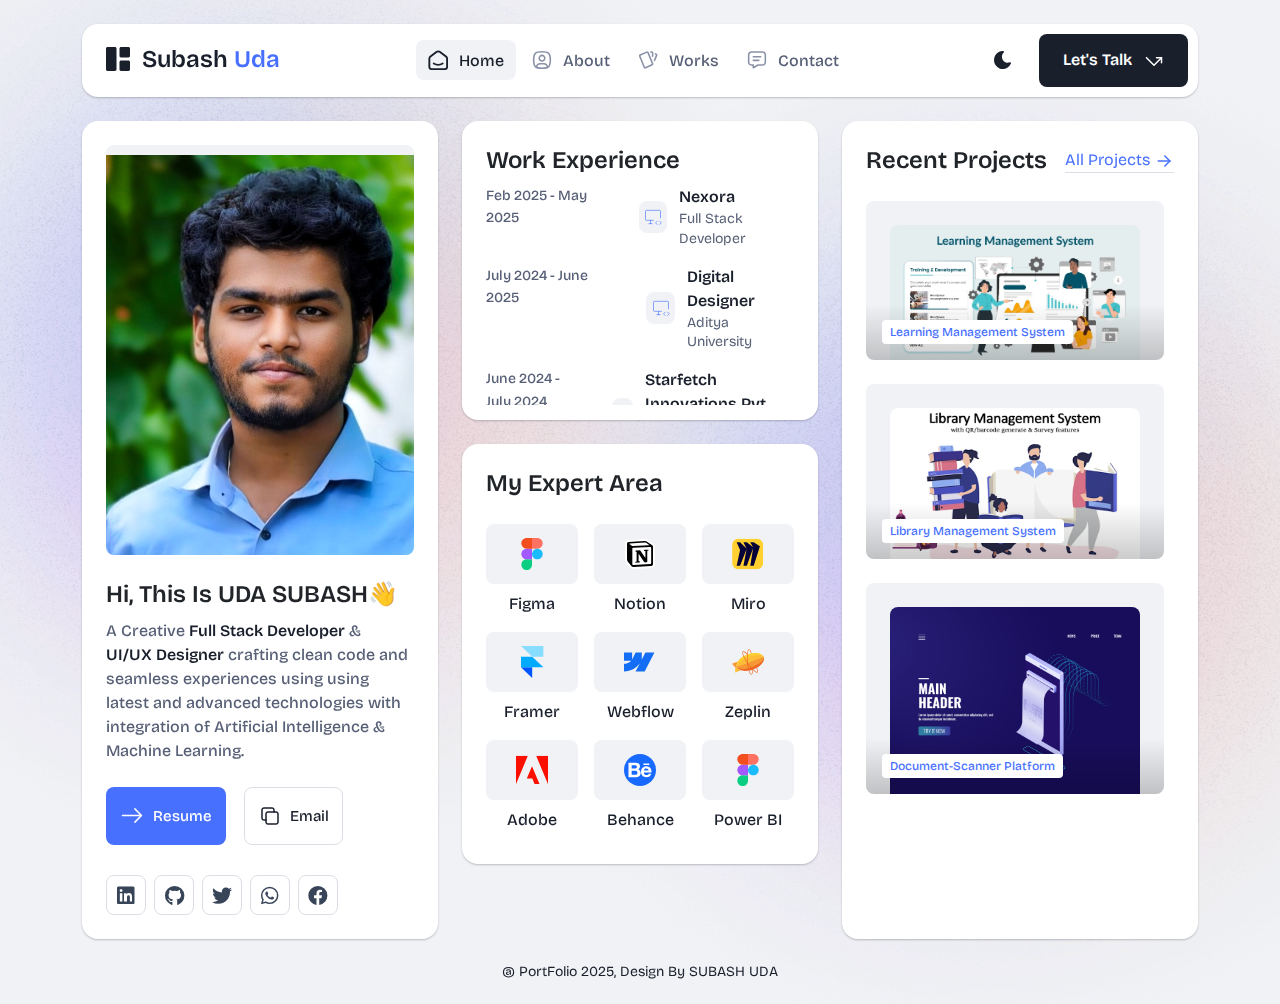
<file: index.html>
<!DOCTYPE html>
<html lang="en">


<head>
  <meta charset="UTF-8">
  <meta http-equiv="X-UA-Compatible" content="IE=edge">
  <title>Uda Subash</title>
  <meta name="description" content="Bentofolio - Bootstrap Personal Portfolio Template">
  <meta name="viewport" content="width=device-width, initial-scale=1">

  <link rel="shortcut icon" type="image/x-icon" href="assets/img/favicon.svg">
  <!-- Place favicon.ico in the root directory -->

  <!-- CSS here -->
  <link rel="stylesheet" href="assets/css/bootstrap.min.css">
  <link rel="stylesheet" href="assets/fontawsome/css/all.min.css">
  <link rel="stylesheet" href="assets/fontawsome/css/fontawesome.min.css">
  <link rel="stylesheet" href="assets/css/slick.css">
  <link rel="stylesheet" href="assets/css/magnific-popup.css">
  <link rel="stylesheet" href="assets/css/style.css">
  <link rel="stylesheet" href="assets/css/responsive.css">
</head>

<body>

  <div id="page-content">
    <!-- header part start -->
    <header class="header-area">
      <nav class="navbar">
        <div class="container">
          <div class="menu-container">
            <div class="logo">
              <a class="navbar-brand me-0" href="index.html">
                <svg width="24" height="24" viewBox="0 0 24 24" fill="none" xmlns="http://www.w3.org/2000/svg">
                  <path
                    d="M0 1.5C0 1.10218 0.158035 0.720644 0.43934 0.43934C0.720644 0.158035 1.10218 0 1.5 0L9 0C9.39782 0 9.77936 0.158035 10.0607 0.43934C10.342 0.720644 10.5 1.10218 10.5 1.5V22.5C10.5 22.8978 10.342 23.2794 10.0607 23.5607C9.77936 23.842 9.39782 24 9 24H1.5C1.10218 24 0.720644 23.842 0.43934 23.5607C0.158035 23.2794 0 22.8978 0 22.5V1.5ZM13.5 1.5C13.5 1.10218 13.658 0.720644 13.9393 0.43934C14.2206 0.158035 14.6022 0 15 0L22.5 0C22.8978 0 23.2794 0.158035 23.5607 0.43934C23.842 0.720644 24 1.10218 24 1.5V9C24 9.39782 23.842 9.77936 23.5607 10.0607C23.2794 10.342 22.8978 10.5 22.5 10.5H15C14.6022 10.5 14.2206 10.342 13.9393 10.0607C13.658 9.77936 13.5 9.39782 13.5 9V1.5ZM13.5 15C13.5 14.6022 13.658 14.2206 13.9393 13.9393C14.2206 13.658 14.6022 13.5 15 13.5H22.5C22.8978 13.5 23.2794 13.658 23.5607 13.9393C23.842 14.2206 24 14.6022 24 15V22.5C24 22.8978 23.842 23.2794 23.5607 23.5607C23.2794 23.842 22.8978 24 22.5 24H15C14.6022 24 14.2206 23.842 13.9393 23.5607C13.658 23.2794 13.5 22.8978 13.5 22.5V15Z"
                    class="logo-icon" />
                </svg>
                <span>Subash <span class="primary">Uda</span></span>
              </a>
            </div>
            <div class="navbar-main d-flex flex-grow-1">
              <div class="logo inner-logo d-block d-xl-none">
                <a class="navbar-brand me-0" href="index.html">
                  <svg width="24" height="24" viewBox="0 0 24 24" fill="none" xmlns="http://www.w3.org/2000/svg">
                    <path
                      d="M0 1.5C0 1.10218 0.158035 0.720644 0.43934 0.43934C0.720644 0.158035 1.10218 0 1.5 0L9 0C9.39782 0 9.77936 0.158035 10.0607 0.43934C10.342 0.720644 10.5 1.10218 10.5 1.5V22.5C10.5 22.8978 10.342 23.2794 10.0607 23.5607C9.77936 23.842 9.39782 24 9 24H1.5C1.10218 24 0.720644 23.842 0.43934 23.5607C0.158035 23.2794 0 22.8978 0 22.5V1.5ZM13.5 1.5C13.5 1.10218 13.658 0.720644 13.9393 0.43934C14.2206 0.158035 14.6022 0 15 0L22.5 0C22.8978 0 23.2794 0.158035 23.5607 0.43934C23.842 0.720644 24 1.10218 24 1.5V9C24 9.39782 23.842 9.77936 23.5607 10.0607C23.2794 10.342 22.8978 10.5 22.5 10.5H15C14.6022 10.5 14.2206 10.342 13.9393 10.0607C13.658 9.77936 13.5 9.39782 13.5 9V1.5ZM13.5 15C13.5 14.6022 13.658 14.2206 13.9393 13.9393C14.2206 13.658 14.6022 13.5 15 13.5H22.5C22.8978 13.5 23.2794 13.658 23.5607 13.9393C23.842 14.2206 24 14.6022 24 15V22.5C24 22.8978 23.842 23.2794 23.5607 23.5607C23.2794 23.842 22.8978 24 22.5 24H15C14.6022 24 14.2206 23.842 13.9393 23.5607C13.658 23.2794 13.5 22.8978 13.5 22.5V15Z"
                      class="logo-icon" />
                  </svg>
                  <span>Port<span class="primary">Folio</span></span>
                </a>
              </div>
              <ul class="navbar-info mx-auto">
                <li class="nav-item">
                  <a class="nav-link active" aria-current="page" href="index.html">
                    <svg class="nav-icon" viewBox="0 0 15 15" fill="none" xmlns="http://www.w3.org/2000/svg">
                      <path
                        d="M13.475 4.92481L9.03083 1.46814C8.64082 1.16473 8.1608 1 7.66667 1C7.17254 1 6.69251 1.16473 6.3025 1.46814L1.8575 4.92481C1.59037 5.13254 1.37424 5.39858 1.22563 5.7026C1.07701 6.00662 0.99984 6.34058 1 6.67897V12.679C1 13.121 1.17559 13.5449 1.48816 13.8575C1.80072 14.17 2.22464 14.3456 2.66667 14.3456H12.6667C13.1087 14.3456 13.5326 14.17 13.8452 13.8575C14.1577 13.5449 14.3333 13.121 14.3333 12.679V6.67897C14.3333 5.99314 14.0167 5.34564 13.475 4.92481Z"
                        stroke-width="1.4" stroke-linecap="round" stroke-linejoin="round" />
                      <path d="M10.9753 10.1665C9.13359 11.2773 6.14859 11.2773 4.30859 10.1665" stroke-width="1.4"
                        stroke-linecap="round" stroke-linejoin="round" />
                    </svg>
                    <span>Home</span>
                  </a>
                </li>
                <li class="nav-item">
                  <a class="nav-link" href="about.html">
                    <svg class="nav-icon" viewBox="0 0 18 18" fill="none" xmlns="http://www.w3.org/2000/svg">
                      <path
                        d="M9 9.8335C9.66304 9.8335 10.2989 9.5701 10.7678 9.10126C11.2366 8.63242 11.5 7.99654 11.5 7.3335C11.5 6.67045 11.2366 6.03457 10.7678 5.56573C10.2989 5.09689 9.66304 4.8335 9 4.8335C8.33696 4.8335 7.70107 5.09689 7.23223 5.56573C6.76339 6.03457 6.5 6.67045 6.5 7.3335C6.5 7.99654 6.76339 8.63242 7.23223 9.10126C7.70107 9.5701 8.33696 9.8335 9 9.8335Z"
                        stroke-width="1.4" stroke-linecap="round" stroke-linejoin="round" />
                      <path d="M9 1.5C15 1.5 16.5 3 16.5 9C16.5 15 15 16.5 9 16.5C3 16.5 1.5 15 1.5 9C1.5 3 3 1.5 9 1.5Z"
                        stroke-width="1.4" stroke-linecap="round" stroke-linejoin="round" />
                      <path
                        d="M4 15.7085V15.6668C4 14.7828 4.35119 13.9349 4.97631 13.3098C5.60143 12.6847 6.44928 12.3335 7.33333 12.3335H10.6667C11.5507 12.3335 12.3986 12.6847 13.0237 13.3098C13.6488 13.9349 14 14.7828 14 15.6668V15.7085"
                        stroke-width="1.4" stroke-linecap="round" stroke-linejoin="round" />
                    </svg>
                    About
                  </a>
                </li>
               
                <li class="nav-item">
                  <a class="nav-link" href="portfolio.html">
                    <svg class="nav-icon" viewBox="0 0 18 17" fill="none" xmlns="http://www.w3.org/2000/svg">
                      <path
                        d="M2.00326 3.99733L7.95159 1.40649C8.04974 1.36442 8.15533 1.34243 8.26212 1.34181C8.3689 1.34119 8.47473 1.36196 8.57337 1.40289C8.67201 1.44382 8.76145 1.50408 8.83642 1.58013C8.9114 1.65617 8.97039 1.74646 9.00992 1.84566L13.1133 11.764C13.1985 11.9651 13.2014 12.1917 13.1213 12.3949C13.0412 12.5982 12.8845 12.7618 12.6849 12.8507L6.73742 15.4415C6.63922 15.4837 6.53356 15.5058 6.42668 15.5065C6.3198 15.5072 6.21387 15.4864 6.11514 15.4455C6.0164 15.4046 5.92688 15.3442 5.85184 15.2681C5.7768 15.192 5.71778 15.1016 5.67826 15.0023L1.57492 5.08316C1.48963 4.88204 1.48673 4.65546 1.56684 4.45222C1.64696 4.24898 1.80367 4.08616 2.00326 3.99733Z"
                        stroke-width="1.4" stroke-linecap="round" stroke-linejoin="round" />
                      <path
                        d="M11.5 1.3335H12.3333C12.5543 1.3335 12.7663 1.42129 12.9226 1.57757C13.0789 1.73385 13.1667 1.94582 13.1667 2.16683V5.0835"
                        stroke-width="1.4" stroke-linecap="round" stroke-linejoin="round" />
                      <path
                        d="M15.6663 3C15.8863 3.09333 16.0997 3.18083 16.3063 3.2625C16.5098 3.34882 16.6706 3.51241 16.7534 3.71729C16.8362 3.92217 16.8343 4.15155 16.748 4.355L14.833 8.83334"
                        stroke-width="1.4" stroke-linecap="round" stroke-linejoin="round" />
                    </svg>
                    Works
                  </a>
                </li>
                
                <li class="nav-item">
                  <a class="nav-link" href="contact.html">
                    <svg class="nav-icon" viewBox="0 0 18 17" fill="none" xmlns="http://www.w3.org/2000/svg">
                      <path d="M5.66699 5.5H12.3337" stroke-width="1.4" stroke-linecap="round" stroke-linejoin="round" />
                      <path d="M5.66699 8.8335H10.667" stroke-width="1.4" stroke-linecap="round"
                        stroke-linejoin="round" />
                      <path
                        d="M14 1.3335C14.663 1.3335 15.2989 1.59689 15.7678 2.06573C16.2366 2.53457 16.5 3.17045 16.5 3.8335V10.5002C16.5 11.1632 16.2366 11.7991 15.7678 12.2679C15.2989 12.7368 14.663 13.0002 14 13.0002H9.83333L5.66667 15.5002V13.0002H4C3.33696 13.0002 2.70107 12.7368 2.23223 12.2679C1.76339 11.7991 1.5 11.1632 1.5 10.5002V3.8335C1.5 3.17045 1.76339 2.53457 2.23223 2.06573C2.70107 1.59689 3.33696 1.3335 4 1.3335H14Z"
                        stroke-width="1.4" stroke-linecap="round" stroke-linejoin="round" />
                    </svg>
                    Contact
                  </a>
                </li>
              </ul>
              <div class="header-right-info d-flex align-items-center">
                <button class="theme-control-btn">
                  <span class="dark">
                    <svg width="24" height="24" viewBox="0 0 24 24" fill="none" xmlns="http://www.w3.org/2000/svg">
                      <path
                        d="M11.8005 3C10.207 3.0003 8.64356 3.44286 7.27683 4.28049C5.91011 5.11811 4.79139 6.31937 4.04002 7.75612C3.28865 9.19288 2.93281 10.8112 3.01046 12.4386C3.08811 14.0659 3.59633 15.6411 4.48091 16.9963C5.3655 18.3514 6.59326 19.4356 8.03324 20.1333C9.47322 20.8309 11.0714 21.1157 12.6573 20.9574C14.2432 20.7991 15.7573 20.2036 17.0381 19.2344C18.319 18.2652 19.3185 16.9587 19.9301 15.4542C20.2302 14.7162 19.5111 13.9746 18.7875 14.2752C17.5475 14.7888 16.1706 14.8418 14.8963 14.425C13.622 14.0082 12.5308 13.1479 11.8126 11.9937C11.0943 10.8396 10.7943 9.4645 10.9648 8.10764C11.1353 6.75077 11.7655 5.49792 12.7458 4.5669L12.8136 4.4949C13.2986 3.9279 12.913 3.0072 12.1464 3.0072H11.9122L11.8524 3.0018L11.7996 3H11.8005Z"
                        fill="#1A1F2C" />
                    </svg>
                    <small class="theme-text d-block d-xl-none">Change appearance</small>
                  </span>
                  <span class="light">
                    <svg width="24" height="24" viewBox="0 0 24 24" fill="none" xmlns="http://www.w3.org/2000/svg">
                      <path
                        d="M12 19C12.2449 19 12.4813 19.09 12.6644 19.2527C12.8474 19.4155 12.9643 19.6397 12.993 19.883L13 20V21C12.9997 21.2549 12.9021 21.5 12.7272 21.6854C12.5522 21.8707 12.313 21.9822 12.0586 21.9972C11.8042 22.0121 11.5536 21.9293 11.3582 21.7657C11.1627 21.6021 11.0371 21.3701 11.007 21.117L11 21V20C11 19.7348 11.1054 19.4804 11.2929 19.2929C11.4804 19.1054 11.7348 19 12 19Z"
                        fill="#FD7E41" />
                      <path
                        d="M18.3127 16.9099L18.4067 16.9929L19.1067 17.6929C19.2861 17.8729 19.3902 18.1144 19.398 18.3683C19.4057 18.6223 19.3165 18.8697 19.1485 19.0602C18.9804 19.2508 18.7462 19.3702 18.4933 19.3943C18.2403 19.4184 17.9877 19.3454 17.7867 19.1899L17.6927 19.1069L16.9927 18.4069C16.8202 18.2347 16.7165 18.0053 16.7012 17.7619C16.6859 17.5186 16.76 17.278 16.9097 17.0855C17.0593 16.893 17.2741 16.7618 17.5137 16.7166C17.7533 16.6713 18.0012 16.7152 18.2107 16.8399L18.3127 16.9099Z"
                        fill="#FD7E41" />
                      <path
                        d="M7.00747 16.993C7.17965 17.1652 7.28308 17.3943 7.29836 17.6373C7.31364 17.8803 7.23972 18.1206 7.09047 18.313L7.00747 18.407L6.30747 19.107C6.12751 19.2863 5.88604 19.3905 5.63209 19.3982C5.37814 19.406 5.13076 19.3168 4.94019 19.1487C4.74963 18.9807 4.63017 18.7464 4.60607 18.4935C4.58198 18.2406 4.65506 17.988 4.81047 17.787L4.89347 17.693L5.59347 16.993C5.781 16.8055 6.03531 16.7002 6.30047 16.7002C6.56563 16.7002 6.81994 16.8055 7.00747 16.993Z"
                        fill="#FD7E41" />
                      <path
                        d="M3.99987 11C4.25475 11.0003 4.4999 11.0979 4.68524 11.2728C4.87057 11.4478 4.9821 11.687 4.99704 11.9414C5.01198 12.1958 4.92919 12.4464 4.7656 12.6418C4.60201 12.8373 4.36996 12.9629 4.11687 12.993L3.99987 13H2.99987C2.74499 12.9997 2.49984 12.9021 2.3145 12.7272C2.12916 12.5522 2.01763 12.313 2.0027 12.0586C1.98776 11.8042 2.07054 11.5536 2.23413 11.3582C2.39772 11.1627 2.62977 11.0371 2.88287 11.007L2.99987 11H3.99987Z"
                        fill="#FD7E41" />
                      <path
                        d="M20.9999 11C21.2547 11.0003 21.4999 11.0979 21.6852 11.2728C21.8706 11.4478 21.9821 11.687 21.997 11.9414C22.012 12.1958 21.9292 12.4464 21.7656 12.6418C21.602 12.8373 21.37 12.9629 21.1169 12.993L20.9999 13H19.9999C19.745 12.9997 19.4998 12.9021 19.3145 12.7272C19.1292 12.5522 19.0176 12.313 19.0027 12.0586C18.9878 11.8042 19.0705 11.5536 19.2341 11.3582C19.3977 11.1627 19.6298 11.0371 19.8829 11.007L19.9999 11H20.9999Z"
                        fill="#FD7E41" />
                      <path
                        d="M6.21264 4.80985L6.30664 4.89285L7.00664 5.59285C7.18599 5.77281 7.29011 6.01429 7.29787 6.26824C7.30562 6.52219 7.21642 6.76957 7.04839 6.96013C6.88036 7.1507 6.64609 7.27016 6.39316 7.29425C6.14024 7.31834 5.88763 7.24526 5.68664 7.08985L5.59264 7.00685L4.89264 6.30685C4.72073 6.13453 4.61757 5.90543 4.6025 5.66248C4.58744 5.41954 4.6615 5.17945 4.8108 4.98721C4.9601 4.79497 5.1744 4.66378 5.41351 4.61824C5.65262 4.57271 5.90013 4.61594 6.10964 4.73985L6.21264 4.80985Z"
                        fill="#FD7E41" />
                      <path
                        d="M19.1071 4.89288C19.2793 5.06508 19.3827 5.29418 19.398 5.5372C19.4132 5.78023 19.3393 6.02048 19.1901 6.21288L19.1071 6.30688L18.4071 7.00688C18.2271 7.18623 17.9856 7.29036 17.7317 7.29811C17.4777 7.30587 17.2304 7.21667 17.0398 7.04864C16.8492 6.8806 16.7298 6.64633 16.7057 6.39341C16.6816 6.14049 16.7547 5.88788 16.9101 5.68688L16.9931 5.59288L17.6931 4.89288C17.8806 4.70541 18.1349 4.6001 18.4001 4.6001C18.6652 4.6001 18.9196 4.70541 19.1071 4.89288Z"
                        fill="#FD7E41" />
                      <path
                        d="M12 2C12.2449 2.00003 12.4813 2.08996 12.6644 2.25272C12.8474 2.41547 12.9643 2.63975 12.993 2.883L13 3V4C12.9997 4.25488 12.9021 4.50003 12.7272 4.68537C12.5522 4.8707 12.313 4.98223 12.0586 4.99717C11.8042 5.01211 11.5536 4.92933 11.3582 4.76573C11.1627 4.60214 11.0371 4.3701 11.007 4.117L11 4V3C11 2.73478 11.1054 2.48043 11.2929 2.29289C11.4804 2.10536 11.7348 2 12 2Z"
                        fill="#FD7E41" />
                      <path
                        d="M12 7C12.9797 6.99994 13.9378 7.28769 14.7553 7.8275C15.5729 8.36731 16.2138 9.1354 16.5986 10.0364C16.9833 10.9373 17.0949 11.9315 16.9195 12.8953C16.7441 13.8592 16.2893 14.7502 15.6118 15.4579C14.9343 16.1655 14.0638 16.6585 13.1085 16.8756C12.1532 17.0928 11.1552 17.0245 10.2383 16.6793C9.3215 16.334 8.52629 15.7271 7.95146 14.9338C7.37663 14.1405 7.04752 13.1958 7.005 12.217L7 12L7.005 11.783C7.06092 10.4958 7.61161 9.27978 8.54222 8.38866C9.47284 7.49754 10.7115 7.00007 12 7Z"
                        fill="#FD7E41" />
                    </svg>
                    <small class="theme-text d-block d-xl-none">Change appearance</small>
                  </span>
                </button>
                <a href="contact.html" class="lets-talk-btn">
                  Let's Talk
                  <svg class="icon" width="20" height="20" viewBox="0 0 20 20" fill="none"
                    xmlns="http://www.w3.org/2000/svg">
                    <path d="M17.5 11.6665V6.6665H12.5" stroke="white" stroke-width="1.5" stroke-linecap="round"
                      stroke-linejoin="round" />
                    <path d="M17.5 6.6665L10 14.1665L2.5 6.6665" stroke="white" stroke-width="1.5" stroke-linecap="round"
                      stroke-linejoin="round" />
                  </svg>
                </a>
              </div>
            </div>
            <div class="mobile-menu-overlay d-block d-lg-none"></div>
            <div class="mobile-menu-control-bar d-block d-xl-none">
              <button class="mobile-menu-control-bar">
                <i class="fas fa-bars"></i>
              </button>
            </div>
          </div>
        </div>
      </nav>
    </header>
    <!-- header part end -->
  
    <!-- main area part start -->
    <main>
      <section class="home-area">
        <div class="container">
          <div class="row g-4">
            <div class="col-xl-4">
              <div class="card profile-card">
                <div class="card-body">
                  <div class="image text-center">
                    <img src="assets/img/images/2.jpg" alt="profile">
                  </div>
                  <div class="text">
                    <h1 class="card-title">Hi, This Is UDA SUBASH👋</h1>
                    <p>A Creative <span>Full Stack Developer</span> & <span>UI/UX Designer</span> crafting clean code and seamless experiences using using latest and advanced technologies with integration of Artificial Intelligence & Machine Learning.</p>
                    <div class="common-button-groups" style="display: flex; gap: 10px;">
                      <a class="btn btn-call" href="resume.pdf" target="_blank" download style="display: flex; align-items: center; text-decoration: none;">
                        <svg class="icon" width="25" height="24" viewBox="0 0 25 24" fill="none"
                          xmlns="http://www.w3.org/2000/svg">
                          <path d="M21.5 11.5l-6.614 6.614M21.5 11.5h-19M21.5 11.5l-6.614-6.614"
                            stroke="white" stroke-width="1.5" stroke-linecap="round" stroke-linejoin="round" />
                        </svg>
                        Resume
                      </a>
                      <button class="btn btn-copy" data-clipboard-text="udasubash143@gmail.com" style="display: flex; align-items: center;">
                        <svg class="icon" width="24" height="24" viewBox="0 0 24 24" fill="none"
                          xmlns="http://www.w3.org/2000/svg">
                          <path
                            d="M8 10C8 9.46957 8.21071 8.96086 8.58579 8.58579C8.96086 8.21071 9.46957 8 10 8H18C18.5304 8 19.0391 8.21071 19.4142 8.58579C19.7893 8.96086 20 9.46957 20 10V18C20 18.5304 19.7893 19.0391 19.4142 19.4142C19.0391 19.7893 18.5304 20 18 20H10C9.46957 20 8.96086 19.7893 8.58579 19.4142C8.21071 19.0391 8 18.5304 8 18V10Z"
                            stroke-width="1.5" stroke-linecap="round" stroke-linejoin="round" />
                          <path
                            d="M16 8V6C16 5.46957 15.7893 4.96086 15.4142 4.58579C15.0391 4.21071 14.5304 4 14 4H6C5.46957 4 4.96086 4.21071 4.58579 4.58579C4.21071 4.96086 4 5.46957 4 6V14C4 14.5304 4.21071 15.0391 4.58579 15.4142C4.96086 15.7893 5.46957 16 6 16H8"
                            stroke-width="1.5" stroke-linecap="round" stroke-linejoin="round" />
                        </svg>
                        Email
                      </button>
                    </div>
                    <div class="social-media-icon">
                      <ul class="list-unstyled">
                        <li><a href="https://www.linkedin.com/in/uda-subash/" target="_blank"><i class="fab fa-linkedin"></i></a></li>
                        <li><a href="https://github.com/subbu6149" target="_blank"><i class="fab fa-github"></i></a></li>
                        <li><a href="https://x.com/subbu49_?t=cSp8oQ7o_vDSnu4Ny4CdBA&s=09"><i class="fab fa-twitter"></i></a></li>
                        <li><a href="https://wa.me/qr/HVA34IRLDWHZI1"><i class="fab fa-whatsapp"></i></a></li>
                        <li><a href="https://www.facebook.com/share/1YjeQafwku/"><i class="fab fa-facebook"></i></a></li>
                       
                      </ul>
                    </div>
                  </div>
                </div>
              </div>
            </div>
            <div class="col-xl-4">
              <div class="row g-4">
                <div class="col-lg-12">
                  <div class="card">
                    <div class="card-body work-experiance-card">
                      <h3 class="card-title">Work Experience</h3>
                      <div class="work-experiance-main">
                        <ul class="work-experiance-slider list-unstyled">
                          <li>
                            <div class="date">
                              <p>Feb 2025 - May 2025</p>
                            </div>
                            <div class="info">
                              <div class="icon">
                                <img src="assets/img/icons/web-development.svg" alt="Nexora">
                              </div>
                              <div class="text">
                                <h4 class="title">Nexora</h4>
                                <h6 class="subtitle">Full Stack Developer</h6>

                              </div>
                            </div>
                          </li>
                          <li>
                            <div class="date">
                              <p>July 2024 - June 2025</p>
                            </div>
                            <div class="info">
                              <div class="icon">
                                <img src="assets/img/icons/web-development.svg" alt="editing">
                              </div>
                              <div class="text">
                                <h4 class="title">Digital Designer</h4>
                                <h6 class="subtitle">Aditya University</h6>

                              </div>
                            </div>
                          </li>
                          <li>
                            <div class="date">
                              <p>June 2024 - July 2024</p>
                            </div>
                            <div class="info">
                              <div class="icon">
                                <img src="assets/img/icons/web-development.svg" alt="starfetch">
                              </div>
                              <div class="text">
                                <h4 class="title">Starfetch Innovations Pvt. Ltd.</h4>
                                <h6 class="subtitle">Web Developer</h6>

                              </div>
                            </div>
                          </li>
                        </ul>
                    <!--   <ul class="work-experiance-slider list-unstyled">
                          <li>
                            <div class="date">
                              <p>Feb 2025 - May 2025</p>
                            </div>
                            <div class="info">
                              <div class="icon">
                                <img src="assets/img/icons/web-development.svg" alt="Nexora">
                              </div>
                              <div class="text">
                                <h4 class="title">Nexora</h4>
                                <h6 class="subtitle">Full Stack Developer</h6>

                              </div>
                            </div>
                          </li>
                          <li>
                            <div class="date">
                              <p>June 2024 - July 2024</p>
                            </div>
                            <div class="info">
                              <div class="icon">
                                <img src="assets/img/icons/web-development.svg" alt="starfetch">
                              </div>
                              <div class="text">
                                <h4 class="title">Starfetch Innovations Pvt. Ltd.</h4>
                                <h6 class="subtitle">Web Developer</h6>

                              </div>
                            </div>
                          </li>
                          <li>
                            <div class="date">
                              <p>June 2023 - Present</p>
                            </div>
                            <div class="info">
                              <div class="icon">
                                <img src="assets/img/icons/web-development.svg" alt="editing">
                              </div>
                              <div class="text">
                                <h4 class="title">Content Editor</h4>
                                <h6 class="subtitle">Freelance</h6>

                              </div>
                            </div>
                          </li>
                        </ul> -->
                      </div>
                    </div>
                  </div>
                </div>
                <div class="col-lg-12">
                  <div class="card expertise-card">
                    <div class="card-body">
                      <h3 class="card-title">My Expert Area</h3>
                      <div class="expertise-main mt-24">
                        <div class="row g-3">
                          <!-- First row -->
                          <div class="col-xl-4 col-md-4 col-sm-6 col-6">
                            <div class="expertise-item">
                              <div class="image text-center">
                                <img src="assets/img/icons/figma.svg" alt="figma">
                              </div>
                              <div class="text">
                                <h4 class="title">Figma</h4>
                              </div>
                            </div>
                          </div>
                          <div class="col-xl-4 col-md-4 col-sm-6 col-6">
                            <div class="expertise-item">
                              <div class="image text-center">
                                <img src="assets/img/icons/notion.svg" alt="notion">
                              </div>
                              <div class="text">
                                <h4 class="title">Notion</h4>
                              </div>
                            </div>
                          </div>
                          <div class="col-xl-4 col-md-4 col-sm-6 col-6">
                            <div class="expertise-item">
                              <div class="image text-center">
                                <img src="assets/img/icons/mico.svg" alt="micro">
                              </div>
                              <div class="text">
                                <h4 class="title">Miro</h4>
                              </div>
                            </div>
                          </div>
                          
                          <!-- Second row -->
                          <div class="col-xl-4 col-md-4 col-sm-6 col-6">
                            <div class="expertise-item">
                              <div class="image text-center">
                                <img src="assets/img/icons/framer.svg" alt="framer">
                              </div>
                              <div class="text">
                                <h4 class="title">Framer</h4>
                              </div>
                            </div>
                          </div>
                          <div class="col-xl-4 col-md-4 col-sm-6 col-6">
                            <div class="expertise-item">
                              <div class="image text-center">
                                <img src="assets/img/icons/webflow.svg" alt="webflow">
                              </div>
                              <div class="text">
                                <h4 class="title">Webflow</h4>
                              </div>
                            </div>
                          </div>
                          <div class="col-xl-4 col-md-4 col-sm-6 col-6">
                            <div class="expertise-item">
                              <div class="image text-center">
                                <img src="assets/img/icons/zeplin.svg" alt="zeplin">
                              </div>
                              <div class="text">
                                <h4 class="title">Zeplin</h4>
                              </div>
                            </div>
                          </div>
                          
                          <!-- Third row -->
                          <div class="col-xl-4 col-md-4 col-sm-6 col-6">
                            <div class="expertise-item">
                              <div class="image text-center">
                                <img src="assets/img/icons/adobe.svg" alt="adobe">
                              </div>
                              <div class="text">
                                <h4 class="title">Adobe</h4>
                              </div>
                            </div>
                          </div>
                          <div class="col-xl-4 col-md-4 col-sm-6 col-6">
                            <div class="expertise-item">
                              <div class="image text-center">
                                <img src="assets/img/icons/behance.svg" alt="behance">
                              </div>
                              <div class="text">
                                <h4 class="title">Behance</h4>
                              </div>
                            </div>
                          </div>
                          <div class="col-xl-4 col-md-4 col-sm-6 col-6">
                            <div class="expertise-item">
                              <div class="image text-center">
                                <img src="assets/img/icons/figma.svg" alt="powerbi">
                              </div>
                              <div class="text">
                                <h4 class="title">Power BI</h4>
                              </div>
                            </div>
                          </div>
                        </div>
                      </div>
                    </div>
                  </div>
                </div>
              </div>
            </div>
            <div class="col-xl-4">
              <div class="card card-projects">
                <div class="card-body">
  
                  <h3 class="card-title">Recent Projects <a class="link-btn" href="portfolio.html">All Projects
                      <svg class="icon" width="20" height="20" viewBox="0 0 20 20" fill="none"
                        xmlns="http://www.w3.org/2000/svg">
                        <path d="M4.16699 10H15.8337" stroke="#4770FF" stroke-width="1.5" stroke-linecap="round"
                          stroke-linejoin="round" />
                        <path d="M10.833 15L15.833 10" stroke="#4770FF" stroke-width="1.5" stroke-linecap="round"
                          stroke-linejoin="round" />
                        <path d="M10.833 5L15.833 10" stroke="#4770FF" stroke-width="1.5" stroke-linecap="round"
                          stroke-linejoin="round" />
                      </svg>
  
                    </a></h3>
                    <div class="projects-main mt-24">
                      <div class="projects-container" style="max-height: 600px; overflow-y: auto; padding-right: 10px;">
                        <div class="row g-4 parent-container">
                          <div class="col-lg-12">
                            <div class="project-item">
                              <div class="image">
                                <img src="assets/img/projects/lms.webp" alt="lms-project" class="img-fluid w-100">
                                <a href="assets/img/projects/lms.webp" class="gallery-popup full-image-preview parent-container">
                                  <svg class="icon" xmlns="http://www.w3.org/2000/svg" viewBox="0 0 20 20" fill="none"
                                    stroke="currentColor" stroke-linecap="round" stroke-linejoin="round" stroke-width="1.5">
                                    <path d="M10 4.167v11.666M4.167 10h11.666"></path>
                                  </svg>
                                </a>
                                <div class="info">
                                  <span class="category">Learning Management System</span>
                                </div>
                              </div>
                            </div>
                          </div>
                          <div class="col-lg-12">
                            <div class="project-item">
                              <div class="image">
                                <img src="assets/img/projects/library.jpg" alt="library-project" class="img-fluid w-100">
                                <a href="assets/img/projects/library.jpg" class="gallery-popup full-image-preview parent-container">
                                  <svg class="icon" xmlns="http://www.w3.org/2000/svg" viewBox="0 0 20 20" fill="none"
                                    stroke="currentColor" stroke-linecap="round" stroke-linejoin="round" stroke-width="1.5">
                                    <path d="M10 4.167v11.666M4.167 10h11.666"></path>
                                  </svg>
                                </a>
                                <div class="info">
                                  <span class="category">Library Management System</span>
                                </div>
                              </div>
                            </div>
                          </div>
                          <div class="col-lg-12">
                            <div class="project-item">
                              <div class="image">
                                <img src="assets/img/projects/docscan.jpg" alt="Document-Scanner" class="img-fluid w-100">
                                <a href="assets/img/projects/docscan.jpg" class="gallery-popup full-image-preview parent-container">
                                  <svg class="icon" xmlns="http://www.w3.org/2000/svg" viewBox="0 0 20 20" fill="none"
                                    stroke="currentColor" stroke-linecap="round" stroke-linejoin="round" stroke-width="1.5">
                                    <path d="M10 4.167v11.666M4.167 10h11.666"></path>
                                  </svg>
                                </a>
                                <div class="info">
                                  <span class="category">Document-Scanner Platform</span>
                                </div>
                              </div>
                            </div>
                          </div>
                          <!-- New projects will be added here -->
                        </div>
                      </div>
                    </div>
                </div>
              </div>
            </div>
          </div>
         
        </div>
      </section>
      <!-- background shape area start -->
      <div class="background-shapes">
        <div class="shape-1 common-shape">
          <img src="assets/img/bg/banner-shape-1.png" alt="banner-shape-1">
        </div>
        <div class="shape-2 common-shape">
          <img src="assets/img/bg/banner-shape-1.png" alt="banner-shape-1">
        </div>
        <div class="threed-shape-1 move-with-cursor" data-value="1">
          <img src="assets/img/bg/object-3d-1.png" alt="object-3d-1">
        </div>
        <div class="threed-shape-2 move-with-cursor" data-value="1">
          <img src="assets/img/bg/object-3d-2.png" alt="object-3d-2">
        </div>
      </div>
      <!-- background shape area end -->
    </main>
    <!-- main area part end -->
  
    <!-- footer part start -->
    <footer class="footer-area">
      <div class="container">
        <div class="text text-center">
          <p>@ PortFolio 2025, Design By SUBASH UDA</p>
        </div>
      </div>
    </footer>
    <!-- footer part end -->
  </div>

  <!-- JS here -->
  <script src="assets/js/vendor/jquery-3.6.0.min.js"></script>
  <script src="assets/js/bootstrap.bundle.min.js"></script>
  <script src="assets/js/jquery.magnific-popup.min.js"></script>
  <script src="assets/js/ajax-form.js"></script>
  <script src="assets/js/clipboard.min.js"></script>
  <script src="assets/js/slick.min.js"></script>
  <script src="assets/js/script.js"></script>
</body>


</html>
</file>
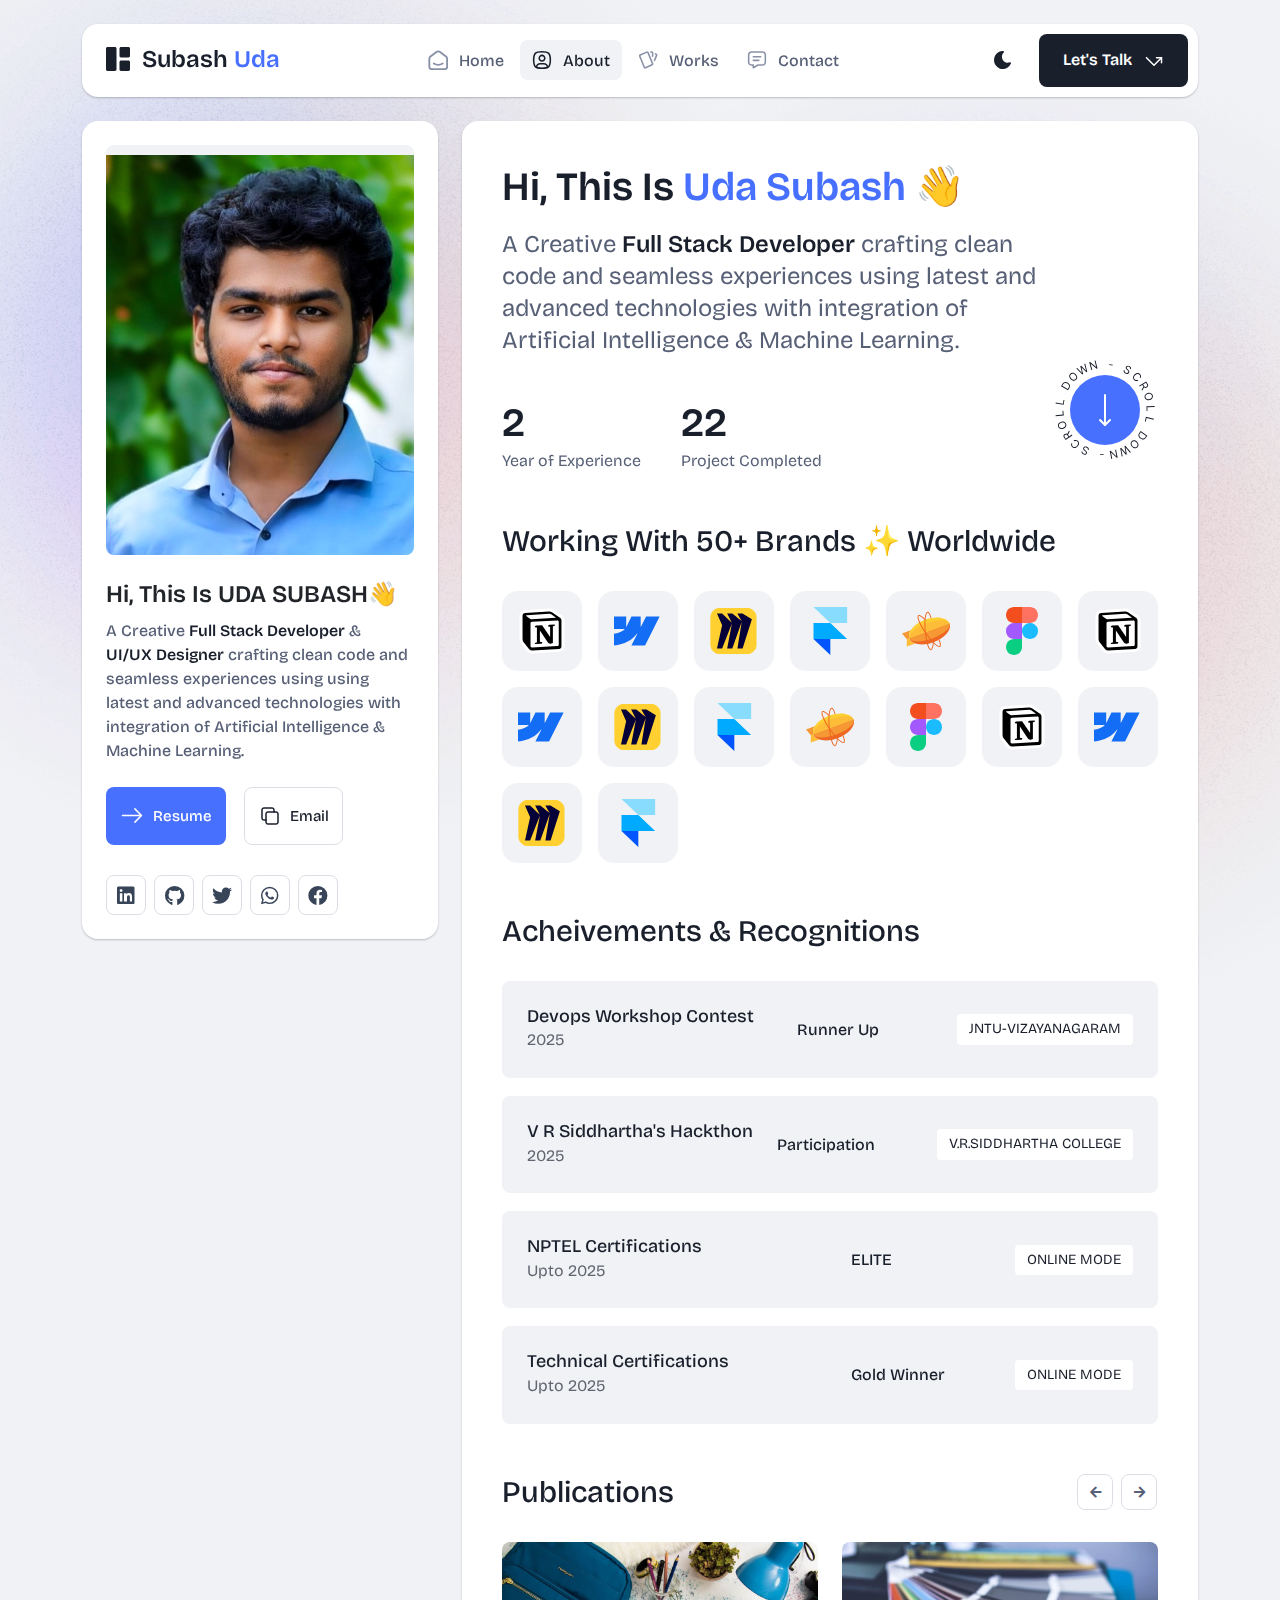
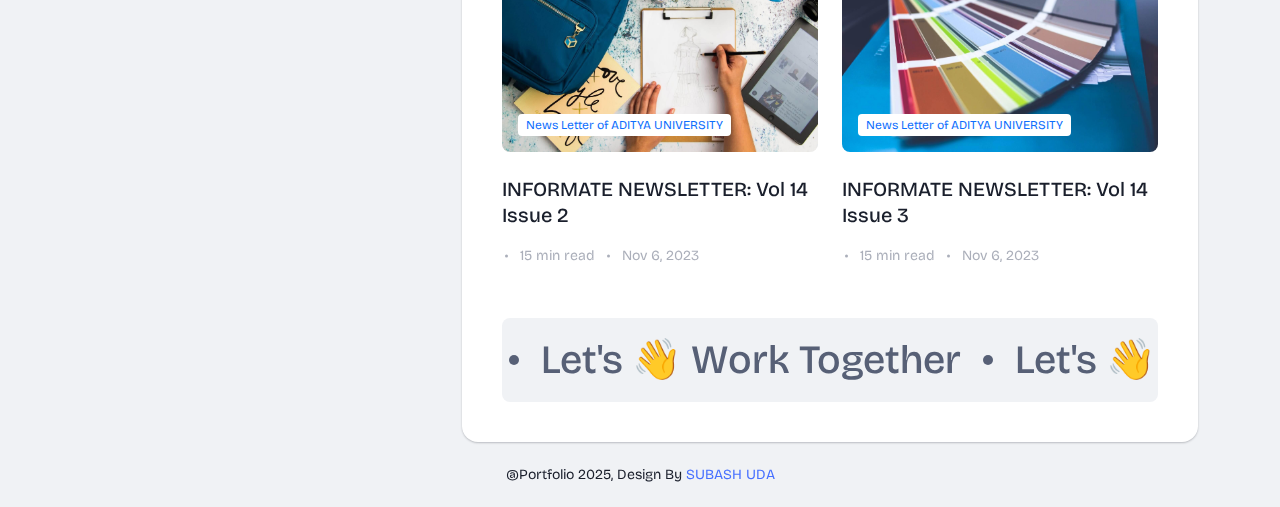
<file: about.html>
<!DOCTYPE html>
<html lang="en">


<!-- Mirrored from marveltheme.com/tf/html/bentofolio-html/about.html by HTTrack Website Copier/3.x [XR&CO'2014], Sat, 22 Feb 2025 16:22:51 GMT -->
<head>
  <meta charset="UTF-8">
  <meta http-equiv="X-UA-Compatible" content="IE=edge">
  <title>Uda Subash</title>
  <meta name="description" content="Bentofolio - Bootstrap Personal Portfolio Template">
  <meta name="viewport" content="width=device-width, initial-scale=1">

  <link rel="shortcut icon" type="image/x-icon" href="assets/img/favicon.svg">
  <!-- Place favicon.ico in the root directory -->

  <!-- CSS here -->
  <link rel="stylesheet" href="assets/css/bootstrap.min.css">
  <link rel="stylesheet" href="assets/fontawsome/css/all.min.css">
  <link rel="stylesheet" href="assets/fontawsome/css/fontawesome.min.css">
  <link rel="stylesheet" href="assets/css/slick.css">
  <link rel="stylesheet" href="assets/css/magnific-popup.css">
  <link rel="stylesheet" href="assets/css/style.css">
  <link rel="stylesheet" href="assets/css/responsive.css">
</head>

<body>
  <div id="page-content">
    <!-- header part start -->
    <header class="header-area">
      <nav class="navbar">
        <div class="container">
          <div class="menu-container">
            <div class="logo">
              <a class="navbar-brand me-0" href="index.html">
                <svg width="24" height="24" viewBox="0 0 24 24" fill="none" xmlns="http://www.w3.org/2000/svg">
                  <path
                    d="M0 1.5C0 1.10218 0.158035 0.720644 0.43934 0.43934C0.720644 0.158035 1.10218 0 1.5 0L9 0C9.39782 0 9.77936 0.158035 10.0607 0.43934C10.342 0.720644 10.5 1.10218 10.5 1.5V22.5C10.5 22.8978 10.342 23.2794 10.0607 23.5607C9.77936 23.842 9.39782 24 9 24H1.5C1.10218 24 0.720644 23.842 0.43934 23.5607C0.158035 23.2794 0 22.8978 0 22.5V1.5ZM13.5 1.5C13.5 1.10218 13.658 0.720644 13.9393 0.43934C14.2206 0.158035 14.6022 0 15 0L22.5 0C22.8978 0 23.2794 0.158035 23.5607 0.43934C23.842 0.720644 24 1.10218 24 1.5V9C24 9.39782 23.842 9.77936 23.5607 10.0607C23.2794 10.342 22.8978 10.5 22.5 10.5H15C14.6022 10.5 14.2206 10.342 13.9393 10.0607C13.658 9.77936 13.5 9.39782 13.5 9V1.5ZM13.5 15C13.5 14.6022 13.658 14.2206 13.9393 13.9393C14.2206 13.658 14.6022 13.5 15 13.5H22.5C22.8978 13.5 23.2794 13.658 23.5607 13.9393C23.842 14.2206 24 14.6022 24 15V22.5C24 22.8978 23.842 23.2794 23.5607 23.5607C23.2794 23.842 22.8978 24 22.5 24H15C14.6022 24 14.2206 23.842 13.9393 23.5607C13.658 23.2794 13.5 22.8978 13.5 22.5V15Z"
                    class="logo-icon" />
                </svg>
                <span>Subash <span class="primary">Uda</span></span>
              </a>
            </div>
            <div class="navbar-main d-flex flex-grow-1">
              <div class="logo inner-logo d-block d-xl-none">
                <a class="navbar-brand me-0" href="index.html">
                  <svg width="24" height="24" viewBox="0 0 24 24" fill="none" xmlns="http://www.w3.org/2000/svg">
                    <path
                      d="M0 1.5C0 1.10218 0.158035 0.720644 0.43934 0.43934C0.720644 0.158035 1.10218 0 1.5 0L9 0C9.39782 0 9.77936 0.158035 10.0607 0.43934C10.342 0.720644 10.5 1.10218 10.5 1.5V22.5C10.5 22.8978 10.342 23.2794 10.0607 23.5607C9.77936 23.842 9.39782 24 9 24H1.5C1.10218 24 0.720644 23.842 0.43934 23.5607C0.158035 23.2794 0 22.8978 0 22.5V1.5ZM13.5 1.5C13.5 1.10218 13.658 0.720644 13.9393 0.43934C14.2206 0.158035 14.6022 0 15 0L22.5 0C22.8978 0 23.2794 0.158035 23.5607 0.43934C23.842 0.720644 24 1.10218 24 1.5V9C24 9.39782 23.842 9.77936 23.5607 10.0607C23.2794 10.342 22.8978 10.5 22.5 10.5H15C14.6022 10.5 14.2206 10.342 13.9393 10.0607C13.658 9.77936 13.5 9.39782 13.5 9V1.5ZM13.5 15C13.5 14.6022 13.658 14.2206 13.9393 13.9393C14.2206 13.658 14.6022 13.5 15 13.5H22.5C22.8978 13.5 23.2794 13.658 23.5607 13.9393C23.842 14.2206 24 14.6022 24 15V22.5C24 22.8978 23.842 23.2794 23.5607 23.5607C23.2794 23.842 22.8978 24 22.5 24H15C14.6022 24 14.2206 23.842 13.9393 23.5607C13.658 23.2794 13.5 22.8978 13.5 22.5V15Z"
                      class="logo-icon" />
                  </svg>
                  <span>Port<span class="primary">Folio</span></span>
                </a>
              </div>
              <ul class="navbar-info mx-auto">
                <li class="nav-item">
                  <a class="nav-link" href="index.html">
                    <svg class="nav-icon" viewBox="0 0 15 15" fill="none" xmlns="http://www.w3.org/2000/svg">
                      <path
                        d="M13.475 4.92481L9.03083 1.46814C8.64082 1.16473 8.1608 1 7.66667 1C7.17254 1 6.69251 1.16473 6.3025 1.46814L1.8575 4.92481C1.59037 5.13254 1.37424 5.39858 1.22563 5.7026C1.07701 6.00662 0.99984 6.34058 1 6.67897V12.679C1 13.121 1.17559 13.5449 1.48816 13.8575C1.80072 14.17 2.22464 14.3456 2.66667 14.3456H12.6667C13.1087 14.3456 13.5326 14.17 13.8452 13.8575C14.1577 13.5449 14.3333 13.121 14.3333 12.679V6.67897C14.3333 5.99314 14.0167 5.34564 13.475 4.92481Z"
                        stroke-width="1.4" stroke-linecap="round" stroke-linejoin="round" />
                      <path d="M10.9753 10.1665C9.13359 11.2773 6.14859 11.2773 4.30859 10.1665" stroke-width="1.4"
                        stroke-linecap="round" stroke-linejoin="round" />
                    </svg>
                    <span>Home</span>
                  </a>
                </li>
                <li class="nav-item">
                  <a class="nav-link active" aria-current="page" href="about.html">
                    <svg class="nav-icon" viewBox="0 0 18 18" fill="none" xmlns="http://www.w3.org/2000/svg">
                      <path
                        d="M9 9.8335C9.66304 9.8335 10.2989 9.5701 10.7678 9.10126C11.2366 8.63242 11.5 7.99654 11.5 7.3335C11.5 6.67045 11.2366 6.03457 10.7678 5.56573C10.2989 5.09689 9.66304 4.8335 9 4.8335C8.33696 4.8335 7.70107 5.09689 7.23223 5.56573C6.76339 6.03457 6.5 6.67045 6.5 7.3335C6.5 7.99654 6.76339 8.63242 7.23223 9.10126C7.70107 9.5701 8.33696 9.8335 9 9.8335Z"
                        stroke-width="1.4" stroke-linecap="round" stroke-linejoin="round" />
                      <path d="M9 1.5C15 1.5 16.5 3 16.5 9C16.5 15 15 16.5 9 16.5C3 16.5 1.5 15 1.5 9C1.5 3 3 1.5 9 1.5Z"
                        stroke-width="1.4" stroke-linecap="round" stroke-linejoin="round" />
                      <path
                        d="M4 15.7085V15.6668C4 14.7828 4.35119 13.9349 4.97631 13.3098C5.60143 12.6847 6.44928 12.3335 7.33333 12.3335H10.6667C11.5507 12.3335 12.3986 12.6847 13.0237 13.3098C13.6488 13.9349 14 14.7828 14 15.6668V15.7085"
                        stroke-width="1.4" stroke-linecap="round" stroke-linejoin="round" />
                    </svg>
                    About
                  </a>
                </li>
               
                <li class="nav-item">
                  <a class="nav-link" href="portfolio.html">
                    <svg class="nav-icon" viewBox="0 0 18 17" fill="none" xmlns="http://www.w3.org/2000/svg">
                      <path
                        d="M2.00326 3.99733L7.95159 1.40649C8.04974 1.36442 8.15533 1.34243 8.26212 1.34181C8.3689 1.34119 8.47473 1.36196 8.57337 1.40289C8.67201 1.44382 8.76145 1.50408 8.83642 1.58013C8.9114 1.65617 8.97039 1.74646 9.00992 1.84566L13.1133 11.764C13.1985 11.9651 13.2014 12.1917 13.1213 12.3949C13.0412 12.5982 12.8845 12.7618 12.6849 12.8507L6.73742 15.4415C6.63922 15.4837 6.53356 15.5058 6.42668 15.5065C6.3198 15.5072 6.21387 15.4864 6.11514 15.4455C6.0164 15.4046 5.92688 15.3442 5.85184 15.2681C5.7768 15.192 5.71778 15.1016 5.67826 15.0023L1.57492 5.08316C1.48963 4.88204 1.48673 4.65546 1.56684 4.45222C1.64696 4.24898 1.80367 4.08616 2.00326 3.99733Z"
                        stroke-width="1.4" stroke-linecap="round" stroke-linejoin="round" />
                      <path
                        d="M11.5 1.3335H12.3333C12.5543 1.3335 12.7663 1.42129 12.9226 1.57757C13.0789 1.73385 13.1667 1.94582 13.1667 2.16683V5.0835"
                        stroke-width="1.4" stroke-linecap="round" stroke-linejoin="round" />
                      <path
                        d="M15.6663 3C15.8863 3.09333 16.0997 3.18083 16.3063 3.2625C16.5098 3.34882 16.6706 3.51241 16.7534 3.71729C16.8362 3.92217 16.8343 4.15155 16.748 4.355L14.833 8.83334"
                        stroke-width="1.4" stroke-linecap="round" stroke-linejoin="round" />
                    </svg>
                    Works
                  </a>
                </li>
                
                <li class="nav-item">
                  <a class="nav-link" href="contact.html">
                    <svg class="nav-icon" viewBox="0 0 18 17" fill="none" xmlns="http://www.w3.org/2000/svg">
                      <path d="M5.66699 5.5H12.3337" stroke-width="1.4" stroke-linecap="round" stroke-linejoin="round" />
                      <path d="M5.66699 8.8335H10.667" stroke-width="1.4" stroke-linecap="round"
                        stroke-linejoin="round" />
                      <path
                        d="M14 1.3335C14.663 1.3335 15.2989 1.59689 15.7678 2.06573C16.2366 2.53457 16.5 3.17045 16.5 3.8335V10.5002C16.5 11.1632 16.2366 11.7991 15.7678 12.2679C15.2989 12.7368 14.663 13.0002 14 13.0002H9.83333L5.66667 15.5002V13.0002H4C3.33696 13.0002 2.70107 12.7368 2.23223 12.2679C1.76339 11.7991 1.5 11.1632 1.5 10.5002V3.8335C1.5 3.17045 1.76339 2.53457 2.23223 2.06573C2.70107 1.59689 3.33696 1.3335 4 1.3335H14Z"
                        stroke-width="1.4" stroke-linecap="round" stroke-linejoin="round" />
                    </svg>
                    Contact
                  </a>
                </li>
              </ul>
              <div class="header-right-info d-flex align-items-center">
                <button class="theme-control-btn">
                  <span class="dark">
                    <svg width="24" height="24" viewBox="0 0 24 24" fill="none" xmlns="http://www.w3.org/2000/svg">
                      <path
                        d="M11.8005 3C10.207 3.0003 8.64356 3.44286 7.27683 4.28049C5.91011 5.11811 4.79139 6.31937 4.04002 7.75612C3.28865 9.19288 2.93281 10.8112 3.01046 12.4386C3.08811 14.0659 3.59633 15.6411 4.48091 16.9963C5.3655 18.3514 6.59326 19.4356 8.03324 20.1333C9.47322 20.8309 11.0714 21.1157 12.6573 20.9574C14.2432 20.7991 15.7573 20.2036 17.0381 19.2344C18.319 18.2652 19.3185 16.9587 19.9301 15.4542C20.2302 14.7162 19.5111 13.9746 18.7875 14.2752C17.5475 14.7888 16.1706 14.8418 14.8963 14.425C13.622 14.0082 12.5308 13.1479 11.8126 11.9937C11.0943 10.8396 10.7943 9.4645 10.9648 8.10764C11.1353 6.75077 11.7655 5.49792 12.7458 4.5669L12.8136 4.4949C13.2986 3.9279 12.913 3.0072 12.1464 3.0072H11.9122L11.8524 3.0018L11.7996 3H11.8005Z"
                        fill="#1A1F2C" />
                    </svg>
                    <small class="theme-text d-block d-xl-none">Change appearance</small>
                  </span>
                  <span class="light">
                    <svg width="24" height="24" viewBox="0 0 24 24" fill="none" xmlns="http://www.w3.org/2000/svg">
                      <path
                        d="M12 19C12.2449 19 12.4813 19.09 12.6644 19.2527C12.8474 19.4155 12.9643 19.6397 12.993 19.883L13 20V21C12.9997 21.2549 12.9021 21.5 12.7272 21.6854C12.5522 21.8707 12.313 21.9822 12.0586 21.9972C11.8042 22.0121 11.5536 21.9293 11.3582 21.7657C11.1627 21.6021 11.0371 21.3701 11.007 21.117L11 21V20C11 19.7348 11.1054 19.4804 11.2929 19.2929C11.4804 19.1054 11.7348 19 12 19Z"
                        fill="#FD7E41" />
                      <path
                        d="M18.3127 16.9099L18.4067 16.9929L19.1067 17.6929C19.2861 17.8729 19.3902 18.1144 19.398 18.3683C19.4057 18.6223 19.3165 18.8697 19.1485 19.0602C18.9804 19.2508 18.7462 19.3702 18.4933 19.3943C18.2403 19.4184 17.9877 19.3454 17.7867 19.1899L17.6927 19.1069L16.9927 18.4069C16.8202 18.2347 16.7165 18.0053 16.7012 17.7619C16.6859 17.5186 16.76 17.278 16.9097 17.0855C17.0593 16.893 17.2741 16.7618 17.5137 16.7166C17.7533 16.6713 18.0012 16.7152 18.2107 16.8399L18.3127 16.9099Z"
                        fill="#FD7E41" />
                      <path
                        d="M7.00747 16.993C7.17965 17.1652 7.28308 17.3943 7.29836 17.6373C7.31364 17.8803 7.23972 18.1206 7.09047 18.313L7.00747 18.407L6.30747 19.107C6.12751 19.2863 5.88604 19.3905 5.63209 19.3982C5.37814 19.406 5.13076 19.3168 4.94019 19.1487C4.74963 18.9807 4.63017 18.7464 4.60607 18.4935C4.58198 18.2406 4.65506 17.988 4.81047 17.787L4.89347 17.693L5.59347 16.993C5.781 16.8055 6.03531 16.7002 6.30047 16.7002C6.56563 16.7002 6.81994 16.8055 7.00747 16.993Z"
                        fill="#FD7E41" />
                      <path
                        d="M3.99987 11C4.25475 11.0003 4.4999 11.0979 4.68524 11.2728C4.87057 11.4478 4.9821 11.687 4.99704 11.9414C5.01198 12.1958 4.92919 12.4464 4.7656 12.6418C4.60201 12.8373 4.36996 12.9629 4.11687 12.993L3.99987 13H2.99987C2.74499 12.9997 2.49984 12.9021 2.3145 12.7272C2.12916 12.5522 2.01763 12.313 2.0027 12.0586C1.98776 11.8042 2.07054 11.5536 2.23413 11.3582C2.39772 11.1627 2.62977 11.0371 2.88287 11.007L2.99987 11H3.99987Z"
                        fill="#FD7E41" />
                      <path
                        d="M20.9999 11C21.2547 11.0003 21.4999 11.0979 21.6852 11.2728C21.8706 11.4478 21.9821 11.687 21.997 11.9414C22.012 12.1958 21.9292 12.4464 21.7656 12.6418C21.602 12.8373 21.37 12.9629 21.1169 12.993L20.9999 13H19.9999C19.745 12.9997 19.4998 12.9021 19.3145 12.7272C19.1292 12.5522 19.0176 12.313 19.0027 12.0586C18.9878 11.8042 19.0705 11.5536 19.2341 11.3582C19.3977 11.1627 19.6298 11.0371 19.8829 11.007L19.9999 11H20.9999Z"
                        fill="#FD7E41" />
                      <path
                        d="M6.21264 4.80985L6.30664 4.89285L7.00664 5.59285C7.18599 5.77281 7.29011 6.01429 7.29787 6.26824C7.30562 6.52219 7.21642 6.76957 7.04839 6.96013C6.88036 7.1507 6.64609 7.27016 6.39316 7.29425C6.14024 7.31834 5.88763 7.24526 5.68664 7.08985L5.59264 7.00685L4.89264 6.30685C4.72073 6.13453 4.61757 5.90543 4.6025 5.66248C4.58744 5.41954 4.6615 5.17945 4.8108 4.98721C4.9601 4.79497 5.1744 4.66378 5.41351 4.61824C5.65262 4.57271 5.90013 4.61594 6.10964 4.73985L6.21264 4.80985Z"
                        fill="#FD7E41" />
                      <path
                        d="M19.1071 4.89288C19.2793 5.06508 19.3827 5.29418 19.398 5.5372C19.4132 5.78023 19.3393 6.02048 19.1901 6.21288L19.1071 6.30688L18.4071 7.00688C18.2271 7.18623 17.9856 7.29036 17.7317 7.29811C17.4777 7.30587 17.2304 7.21667 17.0398 7.04864C16.8492 6.8806 16.7298 6.64633 16.7057 6.39341C16.6816 6.14049 16.7547 5.88788 16.9101 5.68688L16.9931 5.59288L17.6931 4.89288C17.8806 4.70541 18.1349 4.6001 18.4001 4.6001C18.6652 4.6001 18.9196 4.70541 19.1071 4.89288Z"
                        fill="#FD7E41" />
                      <path
                        d="M12 2C12.2449 2.00003 12.4813 2.08996 12.6644 2.25272C12.8474 2.41547 12.9643 2.63975 12.993 2.883L13 3V4C12.9997 4.25488 12.9021 4.50003 12.7272 4.68537C12.5522 4.8707 12.313 4.98223 12.0586 4.99717C11.8042 5.01211 11.5536 4.92933 11.3582 4.76573C11.1627 4.60214 11.0371 4.3701 11.007 4.117L11 4V3C11 2.73478 11.1054 2.48043 11.2929 2.29289C11.4804 2.10536 11.7348 2 12 2Z"
                        fill="#FD7E41" />
                      <path
                        d="M12 7C12.9797 6.99994 13.9378 7.28769 14.7553 7.8275C15.5729 8.36731 16.2138 9.1354 16.5986 10.0364C16.9833 10.9373 17.0949 11.9315 16.9195 12.8953C16.7441 13.8592 16.2893 14.7502 15.6118 15.4579C14.9343 16.1655 14.0638 16.6585 13.1085 16.8756C12.1532 17.0928 11.1552 17.0245 10.2383 16.6793C9.3215 16.334 8.52629 15.7271 7.95146 14.9338C7.37663 14.1405 7.04752 13.1958 7.005 12.217L7 12L7.005 11.783C7.06092 10.4958 7.61161 9.27978 8.54222 8.38866C9.47284 7.49754 10.7115 7.00007 12 7Z"
                        fill="#FD7E41" />
                    </svg>
                    <small class="theme-text d-block d-xl-none">Change appearance</small>
                  </span>
                </button>
                <a href="contact.html" class="lets-talk-btn">
                  Let's Talk
                  <svg class="icon" width="20" height="20" viewBox="0 0 20 20" fill="none"
                    xmlns="http://www.w3.org/2000/svg">
                    <path d="M17.5 11.6665V6.6665H12.5" stroke="white" stroke-width="1.5" stroke-linecap="round"
                      stroke-linejoin="round" />
                    <path d="M17.5 6.6665L10 14.1665L2.5 6.6665" stroke="white" stroke-width="1.5" stroke-linecap="round"
                      stroke-linejoin="round" />
                  </svg>
                </a>
              </div>
            </div>
            <div class="mobile-menu-overlay d-block d-lg-none"></div>
            <div class="mobile-menu-control-bar d-block d-xl-none">
              <button class="mobile-menu-control-bar">
                <i class="fas fa-bars"></i>
              </button>
            </div>
          </div>
        </div>
      </nav>
    </header>
    <!-- header part end -->

    <!-- main area part start -->
    <main>

      <section class="content-box-area mt-4">
        <div class="container">
          <div class="row g-4">
            <div class="col-xl-4">
              <div class="card profile-card">
                <div class="card-body">
                  <div class="image text-center">
                    <img src="assets/img/images/2.jpg" alt="profile">
                  </div>
                  <div class="text">
                    <h1 class="card-title">Hi, This Is UDA SUBASH👋</h1>
                    <p>A Creative <span>Full Stack Developer</span> & <span>UI/UX Designer</span> crafting clean code and seamless experiences using using latest and advanced technologies with integration of Artificial Intelligence & Machine Learning.</p>
                    <div class="common-button-groups" style="display: flex; gap: 10px;">
                      <a class="btn btn-call" href="resume.pdf" target="_blank" download style="display: flex; align-items: center; text-decoration: none;">
                        <svg class="icon" width="25" height="24" viewBox="0 0 25 24" fill="none"
                          xmlns="http://www.w3.org/2000/svg">
                          <path d="M21.5 11.5l-6.614 6.614M21.5 11.5h-19M21.5 11.5l-6.614-6.614"
                            stroke="white" stroke-width="1.5" stroke-linecap="round" stroke-linejoin="round" />
                        </svg>
                        Resume
                      </a>
                      <button class="btn btn-copy" data-clipboard-text="udasubash143@gmail.com" style="display: flex; align-items: center;">
                        <svg class="icon" width="24" height="24" viewBox="0 0 24 24" fill="none"
                          xmlns="http://www.w3.org/2000/svg">
                          <path
                            d="M8 10C8 9.46957 8.21071 8.96086 8.58579 8.58579C8.96086 8.21071 9.46957 8 10 8H18C18.5304 8 19.0391 8.21071 19.4142 8.58579C19.7893 8.96086 20 9.46957 20 10V18C20 18.5304 19.7893 19.0391 19.4142 19.4142C19.0391 19.7893 18.5304 20 18 20H10C9.46957 20 8.96086 19.7893 8.58579 19.4142C8.21071 19.0391 8 18.5304 8 18V10Z"
                            stroke-width="1.5" stroke-linecap="round" stroke-linejoin="round" />
                          <path
                            d="M16 8V6C16 5.46957 15.7893 4.96086 15.4142 4.58579C15.0391 4.21071 14.5304 4 14 4H6C5.46957 4 4.96086 4.21071 4.58579 4.58579C4.21071 4.96086 4 5.46957 4 6V14C4 14.5304 4.21071 15.0391 4.58579 15.4142C4.96086 15.7893 5.46957 16 6 16H8"
                            stroke-width="1.5" stroke-linecap="round" stroke-linejoin="round" />
                        </svg>
                        Email
                      </button>
                    </div>
                    <div class="social-media-icon">
                      <ul class="list-unstyled">
                        <li><a href="https://www.linkedin.com/in/uda-subash/" target="_blank"><i class="fab fa-linkedin"></i></a></li>
                        <li><a href="https://github.com/subbu6149" target="_blank"><i class="fab fa-github"></i></a></li>
                        <li><a href="https://x.com/subbu49_?t=cSp8oQ7o_vDSnu4Ny4CdBA&s=09"><i class="fab fa-twitter"></i></a></li>
                        <li><a href="https://wa.me/qr/HVA34IRLDWHZI1"><i class="fab fa-whatsapp"></i></a></li>
                        <li><a href="https://www.facebook.com/share/1YjeQafwku/"><i class="fab fa-facebook"></i></a></li>
                       
                      </ul>
                    </div>
                  </div>
                </div>
              </div>
            </div>
            <div class="col-xl-8">
              <div class="card content-box-card">
                <div class="card-body">
                  <div class="top-info">
                    <div class="text">
                      <h1 class="main-title">Hi, This Is <span>Uda Subash</span> 👋</h1>
                      <p>A Creative <b>Full Stack Developer </b>
                        crafting clean code and seamless experiences using latest
                        and advanced technologies with integration of Artificial Intelligence & Machine Learning.</p>
                    </div>
                  </div>
                  <div class="counter-area">
                    <div class="counter">
                      <div class="counter-item">
                        <h3 class="number">2</h3>
                        <p class="subtitle">Year of Experience</p>
                      </div>
                      <div class="counter-item">
                        <h3 class="number">22</h3>
                        <p class="subtitle">Project Completed
                        </p>
                      </div>
                     
                    </div>
                    <div class="circle-area">
                      <div class="circle-text">
                        <img class="circle-image" src="assets/img/about-us/circle-text.svg" alt="circle-text">
                        <img class="circle-image circle-image-light d-none"
                          src="assets/img/about-us/circle-text-light.svg" alt="circle-text">
                        <span class="arrow-down">
                          <svg width="40" height="40" viewBox="0 0 40 40" fill="none"
                            xmlns="http://www.w3.org/2000/svg">
                            <path d="M20 5V35" stroke="white" stroke-width="2" stroke-linecap="round"
                              stroke-linejoin="round" />
                            <path d="M15 30L20 35L25 30" stroke="white" stroke-width="2" stroke-linecap="round"
                              stroke-linejoin="round" />
                          </svg>
                        </span>
                      </div>
                    </div>
                  </div>
                  <div class="working-with-area">
                    <h2 class="main-common-title">Working With 50+ Brands ✨ Worldwide
                    </h2>
                    <div class="working-with-main">
                      <div class="items">
                        <img src="assets/img/icons/notion.svg" alt="notion">
                      </div>
                      <div class="items">
                        <img src="assets/img/icons/webflow.svg" alt="webflow">
                      </div>
                      <div class="items">
                        <img src="assets/img/icons/mico.svg" alt="mico">
                      </div>
                      <div class="items">
                        <img src="assets/img/icons/framer.svg" alt="framer">
                      </div>
                      <div class="items">
                        <img src="assets/img/icons/zeplin.svg" alt="zeplin">
                      </div>
                      <div class="items">
                        <img src="assets/img/icons/figma.svg" alt="figma">
                      </div>
                      <div class="items">
                        <img src="assets/img/icons/notion.svg" alt="notion">
                      </div>
                      <div class="items">
                        <img src="assets/img/icons/webflow.svg" alt="webflow">
                      </div>
                      <div class="items">
                        <img src="assets/img/icons/mico.svg" alt="mico">
                      </div>
                      <div class="items">
                        <img src="assets/img/icons/framer.svg" alt="framer">
                      </div>
                      <div class="items">
                        <img src="assets/img/icons/zeplin.svg" alt="zeplin">
                      </div>
                      <div class="items">
                        <img src="assets/img/icons/figma.svg" alt="figma">
                      </div>
                      <div class="items">
                        <img src="assets/img/icons/notion.svg" alt="notion">
                      </div>
                      <div class="items">
                        <img src="assets/img/icons/webflow.svg" alt="webflow">
                      </div>
                      <div class="items">
                        <img src="assets/img/icons/mico.svg" alt="mico">
                      </div>
                      <div class="items">
                        <img src="assets/img/icons/framer.svg" alt="framer">
                      </div>
                    </div>
                  </div>
                 
                  <div class="awards-recognitions">
                    <h2 class="main-common-title">Acheivements & Recognitions
                    </h2>
                    <div class="awards-recognitions-main">
                      <ul class="list-unstyled">
                        <li>
                          <a href="#" class="d-block w-100">
                            <div class="awards-item">
                              <div class="award-name">
                                
                                <div class="text">
                                  <h4 class="title">Devops Workshop Contest</h4>
                                  <p class="year">2025</p>
                                </div>
                              </div>
                              <div class="winner-tag">
                                <h4 class="title">
                                  
                                    <path
                                      d="M6 9C6 10.5913 6.63214 12.1174 7.75736 13.2426C8.88258 14.3679 10.4087 15 12 15C13.5913 15 15.1174 14.3679 16.2426 13.2426C17.3679 12.1174 18 10.5913 18 9C18 7.4087 17.3679 5.88258 16.2426 4.75736C15.1174 3.63214 13.5913 3 12 3C10.4087 3 8.88258 3.63214 7.75736 4.75736C6.63214 5.88258 6 7.4087 6 9Z"
                                      stroke-width="1.5" stroke-linecap="round" stroke-linejoin="round" />
                                    <path d="M12 15L15.4 20.89L16.998 17.657L20.596 17.889L17.196 12" stroke-width="1.5"
                                      stroke-linecap="round" stroke-linejoin="round" />
                                    <path d="M6.80234 12L3.40234 17.89L7.00034 17.657L8.59834 20.889L11.9983 15"
                                      stroke-width="1.5" stroke-linecap="round" stroke-linejoin="round" />
                                  </svg>
                                  Runner Up
                                </h4>
                              </div>
                              <div class="project-btn">
                                <span>
                                  JNTU-VIZAYANAGARAM
                                    <path d="M9.91634 4.5835L4.08301 10.4168" stroke-linecap="round"
                                      stroke-linejoin="round" />
                                    <path d="M4.66699 4.5835H9.91699V9.8335" stroke-linecap="round"
                                      stroke-linejoin="round" />
                                  </svg>
                                </span>
                              </div>
                            </div>
                          </a>
                        </li>
                        <li>
                          <a href="#" class="d-block w-100">
                            <div class="awards-item">
                              <div class="award-name">
                               
                                <div class="text">
                                  <h4 class="title">V R Siddhartha's Hackthon</h4>
                                  <p class="year">2025</p>
                                </div>
                              </div>
                              <div class="winner-tag">
                                <h4 class="title">
                                 
                                    <path
                                      d="M6 9C6 10.5913 6.63214 12.1174 7.75736 13.2426C8.88258 14.3679 10.4087 15 12 15C13.5913 15 15.1174 14.3679 16.2426 13.2426C17.3679 12.1174 18 10.5913 18 9C18 7.4087 17.3679 5.88258 16.2426 4.75736C15.1174 3.63214 13.5913 3 12 3C10.4087 3 8.88258 3.63214 7.75736 4.75736C6.63214 5.88258 6 7.4087 6 9Z"
                                      stroke-width="1.5" stroke-linecap="round" stroke-linejoin="round" />
                                    <path d="M12 15L15.4 20.89L16.998 17.657L20.596 17.889L17.196 12" stroke-width="1.5"
                                      stroke-linecap="round" stroke-linejoin="round" />
                                    <path d="M6.80234 12L3.40234 17.89L7.00034 17.657L8.59834 20.889L11.9983 15"
                                      stroke-width="1.5" stroke-linecap="round" stroke-linejoin="round" />
                                  </svg>
                                  Participation
                                </h4>
                              </div>
                              <div class="project-btn">
                                <span>
                                  V.R.SIDDHARTHA COLLEGE
                                  
                                    <path d="M9.91634 4.5835L4.08301 10.4168" stroke-linecap="round"
                                      stroke-linejoin="round" />
                                    <path d="M4.66699 4.5835H9.91699V9.8335" stroke-linecap="round"
                                      stroke-linejoin="round" />
                                  </svg>
                                </span>
                              </div>
                            </div>
                          </a>
                        </li>
                        <li>
                          <a href="#" class="d-block w-100">
                            <div class="awards-item">
                              <div class="award-name">
                                
                                <div class="text">
                                  <h4 class="title">NPTEL Certifications</h4>
                                  <p class="year">Upto 2025</p>
                                </div>
                              </div>
                              <div class="winner-tag">
                                <h4 class="title">
                                  
                                    <path
                                      d="M6 9C6 10.5913 6.63214 12.1174 7.75736 13.2426C8.88258 14.3679 10.4087 15 12 15C13.5913 15 15.1174 14.3679 16.2426 13.2426C17.3679 12.1174 18 10.5913 18 9C18 7.4087 17.3679 5.88258 16.2426 4.75736C15.1174 3.63214 13.5913 3 12 3C10.4087 3 8.88258 3.63214 7.75736 4.75736C6.63214 5.88258 6 7.4087 6 9Z"
                                      stroke-width="1.5" stroke-linecap="round" stroke-linejoin="round" />
                                    <path d="M12 15L15.4 20.89L16.998 17.657L20.596 17.889L17.196 12" stroke-width="1.5"
                                      stroke-linecap="round" stroke-linejoin="round" />
                                    <path d="M6.80234 12L3.40234 17.89L7.00034 17.657L8.59834 20.889L11.9983 15"
                                      stroke-width="1.5" stroke-linecap="round" stroke-linejoin="round" />
                                  </svg>
                                  ELITE
                                </h4>
                              </div>
                              <div class="project-btn">
                                <span>
                                  ONLINE MODE
                                  
                                    <path d="M9.91634 4.5835L4.08301 10.4168" stroke-linecap="round"
                                      stroke-linejoin="round" />
                                    <path d="M4.66699 4.5835H9.91699V9.8335" stroke-linecap="round"
                                      stroke-linejoin="round" />
                                  </svg>
                                </span>
                              </div>
                            </div>
                          </a>
                        </li>
                        <li>
                          <a href="#" class="d-block w-100">
                            <div class="awards-item">
                              <div class="award-name">
                                
                                <div class="text">
                                  <h4 class="title">Technical Certifications</h4>
                                  <p class="year">Upto 2025</p>
                                </div>
                              </div>
                              <div class="winner-tag">
                                <h4 class="title">

                                    <path
                                      d="M6 9C6 10.5913 6.63214 12.1174 7.75736 13.2426C8.88258 14.3679 10.4087 15 12 15C13.5913 15 15.1174 14.3679 16.2426 13.2426C17.3679 12.1174 18 10.5913 18 9C18 7.4087 17.3679 5.88258 16.2426 4.75736C15.1174 3.63214 13.5913 3 12 3C10.4087 3 8.88258 3.63214 7.75736 4.75736C6.63214 5.88258 6 7.4087 6 9Z"
                                      stroke-width="1.5" stroke-linecap="round" stroke-linejoin="round" />
                                    <path d="M12 15L15.4 20.89L16.998 17.657L20.596 17.889L17.196 12" stroke-width="1.5"
                                      stroke-linecap="round" stroke-linejoin="round" />
                                    <path d="M6.80234 12L3.40234 17.89L7.00034 17.657L8.59834 20.889L11.9983 15"
                                      stroke-width="1.5" stroke-linecap="round" stroke-linejoin="round" />
                                  </svg>
                                          Gold Winner
                                </h4>
                              </div>
                              <div class="project-btn">
                                <span>
                                  ONLINE MODE
                                
                                    <path d="M9.91634 4.5835L4.08301 10.4168" stroke-linecap="round"
                                      stroke-linejoin="round" />
                                    <path d="M4.66699 4.5835H9.91699V9.8335" stroke-linecap="round"
                                      stroke-linejoin="round" />
                                  </svg>
                                </span>
                              </div>
                            </div>
                          </a>
                        </li>
                      </ul>
                    </div>
                  </div>
                  <div class="article-publications">
                    <h2 class="main-common-title">Publications</h2>
                    <div class="article-publications-main">
                      <div class="row article-publications-slider">
                        <div class="col-lg-6">
                          <div class="article-publications-item">
                            <div class="image">
                              <a href="News Letter.pdf" class="d-block w-100">
                                <img src="assets/img/blog/blog-img-1.jpg" alt="blog-img-1" class="img-fluid w-100">
                              </a>
                              <a href="News Letter.pdf" class="tags">News Letter of ADITYA UNIVERSITY</a>
                            </div>
                            <div class="text">
                              <a href="News Letter.pdf" class="title">INFORMATE NEWSLETTER: Vol 14 Issue 2</a>
                              <ul class="list-unstyled">
                                <li>15 min read</li>
                                <li>Nov 6, 2023</li>
                              </ul>
                            </div>
                          </div>
                        </div>
                        <div class="col-lg-6">
                          <div class="article-publications-item">
                            <div class="image">
                              <a href="newsletter2.pdf" class="d-block w-100">
                                <img src="assets/img/blog/blog-img-2.jpg" alt="blog-img-2" class="img-fluid w-100">
                              </a>
                              <a href="newsletter2.pdf" class="tags">News Letter of ADITYA UNIVERSITY</a>
                            </div>
                            <div class="text">
                              <a href="newsletter2.pdf" class="title">INFORMATE NEWSLETTER: Vol 14 Issue 3
                                </a>
                              <ul class="list-unstyled">
                                <li>15 min read</li>
                                <li>Nov 6, 2023</li>
                              </ul>
                            </div>
                          </div>
                        </div>
                        <div class="col-lg-6">
                          <div class="article-publications-item">
                            <div class="image">
                              <a href="article.html" class="d-block w-100">
                                <img src="assets/img/blog/blog-img-3.jpg" alt="blog-img-3" class="img-fluid w-100">
                              </a>
                              <a href="article.html" class="tags">Development</a>
                            </div>
                            <div class="text">
                              <a href="article.html" class="title">Want To Upgrade Your Brain? Stop Doing These 7
                                Things</a>
                              <ul class="list-unstyled">
                                <li>15 min read</li>
                                <li>Nov 6, 2023</li>
                              </ul>
                            </div>
                          </div>
                        </div>
                      </div>
                    </div>
                  </div>
                  <div class="work-together-slider">
                    <div class="slider-main d-flex gap-4 align-items-center">
                      <div class="slider-item">
                        <a href="contact.html">Let's 👋 Work Together</a>
                        <a href="contact.html">Let's 👋 Work Together</a>
                      </div>
                      <div class="slider-item">
                        <a href="contact.html">Let's 👋 Work Together</a>
                        <a href="contact.html">Let's 👋 Work Together</a>
                      </div>
                    </div>
                  </div>
                </div>
              </div>
            </div>
          </div>
        </div>
      </section>

      <!-- background shape area start -->
      <div class="background-shapes">
        <div class="shape-1 common-shape">
          <img src="assets/img/bg/banner-shape-1.png" alt="banner-shape-1">
        </div>
        <div class="shape-2 common-shape">
          <img src="assets/img/bg/banner-shape-1.png" alt="banner-shape-1">
        </div>
        <div class="threed-shape-1 move-with-cursor" data-value="1">
          <img src="assets/img/bg/object-3d-1.png" alt="object-3d-1">
        </div>
        <div class="threed-shape-2 move-with-cursor" data-value="1">
          <img src="assets/img/bg/object-3d-2.png" alt="object-3d-2">
        </div>
      </div>
      <!-- background shape area end -->
    </main>
    <!-- main area part end -->

    <!-- footer part start -->
    <footer class="footer-area">
      <div class="container">
        <div class="text text-center">
          <p>@Portfolio 2025, Design By <a href="#">SUBASH UDA</a></p>
        </div>
      </div>
    </footer>
    <!-- footer part end -->
  </div>
  <!-- JS here -->
  <script src="assets/js/vendor/jquery-3.6.0.min.js"></script>
  <script src="assets/js/bootstrap.bundle.min.js"></script>
  <script src="assets/js/jquery.magnific-popup.min.js"></script>
  <script src="assets/js/ajax-form.js"></script>
  <script src="assets/js/clipboard.min.js"></script>
  <script src="assets/js/slick.min.js"></script>
  <script src="assets/js/script.js"></script>
</body>



<!-- Mirrored from marveltheme.com/tf/html/bentofolio-html/about.html by HTTrack Website Copier/3.x [XR&CO'2014], Sat, 22 Feb 2025 16:23:06 GMT -->
</html>
</file>
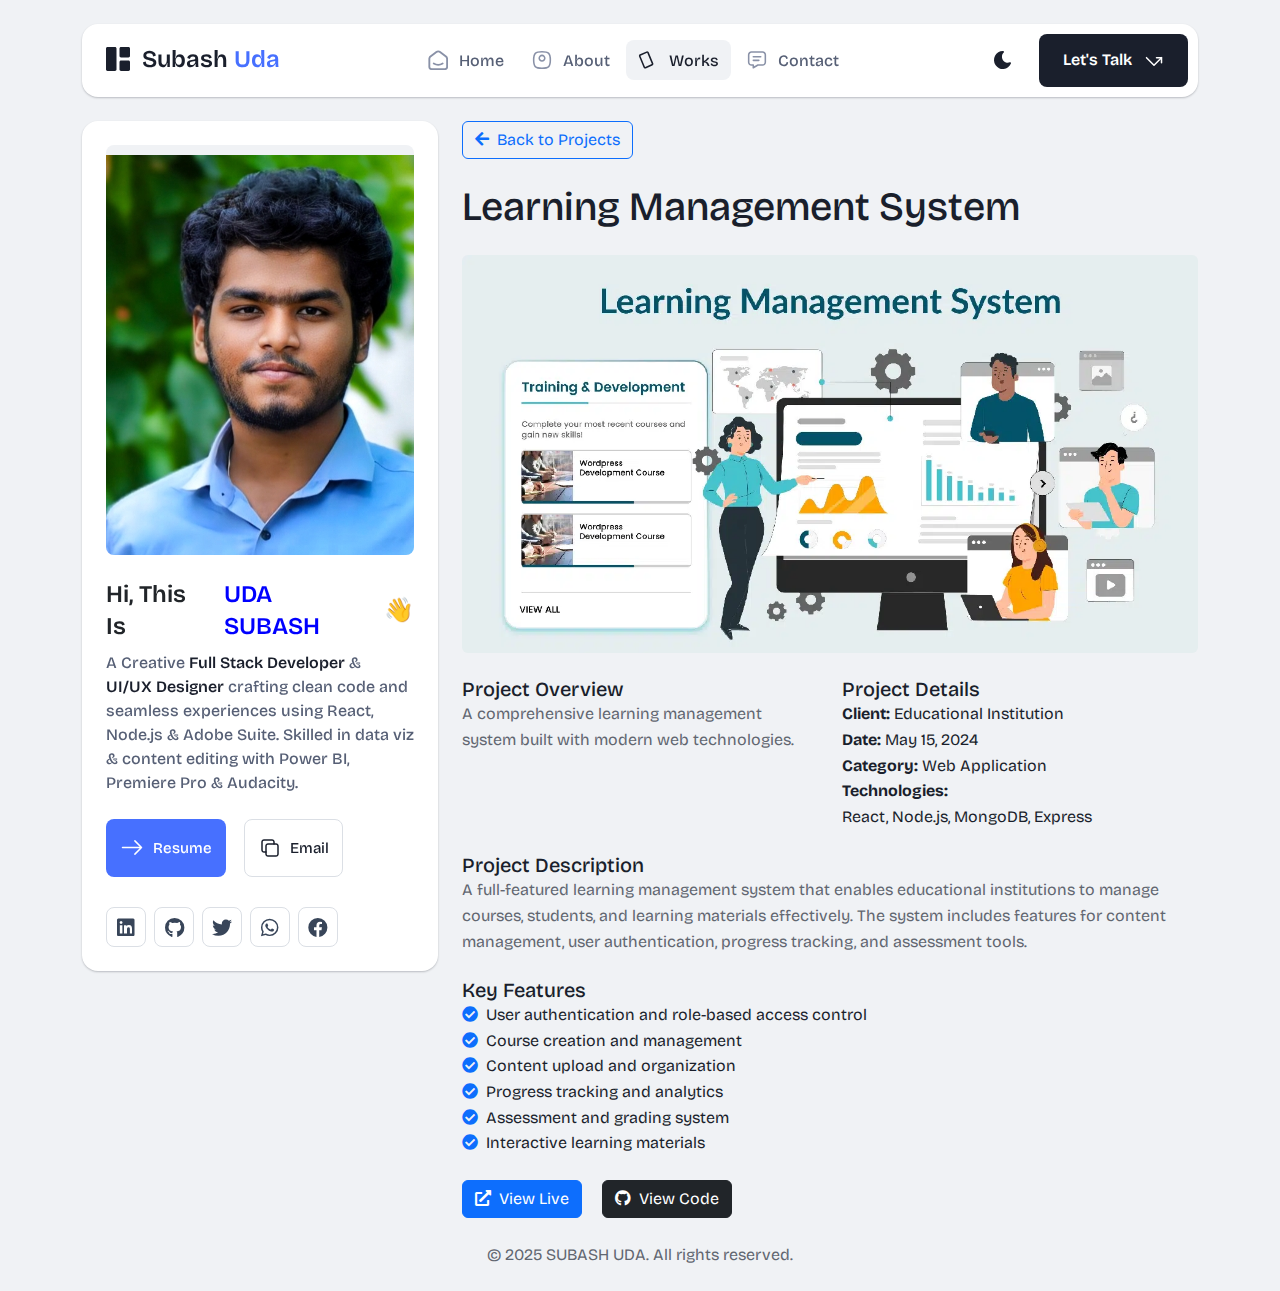
<file: portfolio-details.html>
<!-- portfolio-details.html -->
<!DOCTYPE html>
<html lang="en">
<head>
  <meta charset="UTF-8">
  <meta http-equiv="X-UA-Compatible" content="IE=edge">
  <title>SUBASH UDA - Project Details</title>
  <meta name="description" content="Project Details - Uda Subash Portfolio">
  <meta name="viewport" content="width=device-width, initial-scale=1">

  <link rel="shortcut icon" type="image/x-icon" href="assets/img/favicon.svg">
  <link rel="stylesheet" href="assets/css/bootstrap.min.css">
  <link rel="stylesheet" href="assets/fontawsome/css/all.min.css">
  <link rel="stylesheet" href="assets/fontawsome/css/fontawesome.min.css">
  <link rel="stylesheet" href="assets/css/slick.css">
  <link rel="stylesheet" href="assets/css/magnific-popup.css">
  <link rel="stylesheet" href="assets/css/style.css">
  <link rel="stylesheet" href="assets/css/responsive.css">
</head>

<body>
  <div id="page-content">
    <!-- header part start -->
    <header class="header-area">
      <nav class="navbar">
        <div class="container">
          <div class="menu-container">
            <div class="logo">
              <a class="navbar-brand me-0" href="index.html">
                <svg width="24" height="24" viewBox="0 0 24 24" fill="none" xmlns="http://www.w3.org/2000/svg">
                  <path d="M0 1.5C0 1.10218 0.158035 0.720644 0.43934 0.43934C0.720644 0.158035 1.10218 0 1.5 0L9 0C9.39782 0 9.77936 0.158035 10.0607 0.43934C10.342 0.720644 10.5 1.10218 10.5 1.5V22.5C10.5 22.8978 10.342 23.2794 10.0607 23.5607C9.77936 23.842 9.39782 24 9 24H1.5C1.10218 24 0.720644 23.842 0.43934 23.5607C0.158035 23.2794 0 22.8978 0 22.5V1.5ZM13.5 1.5C13.5 1.10218 13.658 0.720644 13.9393 0.43934C14.2206 0.158035 14.6022 0 15 0L22.5 0C22.8978 0 23.2794 0.158035 23.5607 0.43934C23.842 0.720644 24 1.10218 24 1.5V9C24 9.39782 23.842 9.77936 23.5607 10.0607C23.2794 10.342 22.8978 10.5 22.5 10.5H15C14.6022 10.5 14.2206 10.342 13.9393 10.0607C13.658 9.77936 13.5 9.39782 13.5 9V1.5ZM13.5 15C13.5 14.6022 13.658 14.2206 13.9393 13.9393C14.2206 13.658 14.6022 13.5 15 13.5H22.5C22.8978 13.5 23.2794 13.658 23.5607 13.9393C23.842 14.2206 24 14.6022 24 15V22.5C24 22.8978 23.842 23.2794 23.5607 23.5607C23.2794 23.842 22.8978 24 22.5 24H15C14.6022 24 14.2206 23.842 13.9393 23.5607C13.658 23.2794 13.5 22.8978 13.5 22.5V15Z" class="logo-icon"/>
                </svg>
                <span>Subash <span class="primary">Uda</span></span>
              </a>
            </div>
            <div class="navbar-main d-flex flex-grow-1">
              <ul class="navbar-info mx-auto">
                <li class="nav-item">
                  <a class="nav-link" href="index.html">
                    <svg class="nav-icon" viewBox="0 0 15 15" fill="none" xmlns="http://www.w3.org/2000/svg">
                      <path d="M13.475 4.92481L9.03083 1.46814C8.64082 1.16473 8.1608 1 7.66667 1C7.17254 1 6.69251 1.16473 6.3025 1.46814L1.8575 4.92481C1.59037 5.13254 1.37424 5.39858 1.22563 5.7026C1.07701 6.00662 0.99984 6.34058 1 6.67897V12.679C1 13.121 1.17559 13.5449 1.48816 13.8575C1.80072 14.17 2.22464 14.3456 2.66667 14.3456H12.6667C13.1087 14.3456 13.5326 14.17 13.8452 13.8575C14.1577 13.5449 14.3333 13.121 14.3333 12.679V6.67897C14.3333 5.99314 14.0167 5.34564 13.475 4.92481Z" stroke-width="1.4" stroke-linecap="round" stroke-linejoin="round"/>
                      <path d="M10.9753 10.1665C9.13359 11.2773 6.14859 11.2773 4.30859 10.1665" stroke-width="1.4" stroke-linecap="round" stroke-linejoin="round"/>
                    </svg>
                    <span>Home</span>
                  </a>
                </li>
                <li class="nav-item">
                  <a class="nav-link" href="about.html">
                    <svg class="nav-icon" viewBox="0 0 18 18" fill="none" xmlns="http://www.w3.org/2000/svg">
                      <path d="M9 9.8335C9.66304 9.8335 10.2989 9.5701 10.7678 9.10126C11.2366 8.63242 11.5 7.99654 11.5 7.3335C11.5 6.67045 11.2366 6.03457 10.7678 5.56573C10.2989 5.09689 9.66304 4.8335 9 4.8335C8.33696 4.8335 7.70107 5.09689 7.23223 5.56573C6.76339 6.03457 6.5 6.67045 6.5 7.3335C6.5 7.99654 6.76339 8.63242 7.23223 9.10126C7.70107 9.5701 8.33696 9.8335 9 9.8335Z" stroke-width="1.4" stroke-linecap="round" stroke-linejoin="round"/>
                      <path d="M9 1.5C15 1.5 16.5 3 16.5 9C16.5 15 15 16.5 9 16.5C3 16.5 1.5 15 1.5 9C1.5 3 3 1.5 9 1.5Z" stroke-width="1.4" stroke-linecap="round" stroke-linejoin="round"/>
                    </svg>
                    About
                  </a>
                </li>
                
                <li class="nav-item">
                  <a class="nav-link active" href="portfolio.html">
                    <svg class="nav-icon" viewBox="0 0 18 17" fill="none" xmlns="http://www.w3.org/2000/svg">
                      <path d="M2.00326 3.99733L7.95159 1.40649C8.04974 1.36442 8.15533 1.34243 8.26212 1.34181C8.3689 1.34119 8.47473 1.36196 8.57337 1.40289C8.67201 1.44382 8.76145 1.50408 8.83642 1.58013C8.9114 1.65617 8.97039 1.74646 9.00992 1.84566L13.1133 11.764C13.1985 11.9651 13.2014 12.1917 13.1213 12.3949C13.0412 12.5982 12.8845 12.7618 12.6849 12.8507L6.73742 15.4415C6.63922 15.4837 6.53356 15.5058 6.42668 15.5065C6.3198 15.5072 6.21387 15.4864 6.11514 15.4455C6.0164 15.4046 5.92688 15.3442 5.85184 15.2681C5.7768 15.192 5.71778 15.1016 5.67826 15.0023L1.57492 5.08316C1.48963 4.88204 1.48673 4.65546 1.56684 4.45222C1.64696 4.24898 1.80367 4.08616 2.00326 3.99733Z" stroke-width="1.4" stroke-linecap="round" stroke-linejoin="round"/>
                    </svg>
                    Works
                  </a>
                </li>
                <li class="nav-item">
                  <a class="nav-link" href="contact.html">
                    <svg class="nav-icon" viewBox="0 0 18 17" fill="none" xmlns="http://www.w3.org/2000/svg">
                      <path d="M5.66699 5.5H12.3337" stroke-width="1.4" stroke-linecap="round" stroke-linejoin="round"/>
                      <path d="M5.66699 8.8335H10.667" stroke-width="1.4" stroke-linecap="round" stroke-linejoin="round"/>
                      <path d="M14 1.3335C14.663 1.3335 15.2989 1.59689 15.7678 2.06573C16.2366 2.53457 16.5 3.17045 16.5 3.8335V10.5002C16.5 11.1632 16.2366 11.7991 15.7678 12.2679C15.2989 12.7368 14.663 13.0002 14 13.0002H9.83333L5.66667 15.5002V13.0002H4C3.33696 13.0002 2.70107 12.7368 2.23223 12.2679C1.76339 11.7991 1.5 11.1632 1.5 10.5002V3.8335C1.5 3.17045 1.76339 2.53457 2.23223 2.06573C2.70107 1.59689 3.33696 1.3335 4 1.3335H14Z" stroke-width="1.4" stroke-linecap="round" stroke-linejoin="round"/>
                    </svg>
                    Contact
                  </a>
                </li>
              </ul>
              <div class="header-right-info d-flex align-items-center">
                <button class="theme-control-btn">
                  <span class="dark">
                    <svg width="24" height="24" viewBox="0 0 24 24" fill="none" xmlns="http://www.w3.org/2000/svg">
                      <path d="M11.8005 3C10.207 3.0003 8.64356 3.44286 7.27683 4.28049C5.91011 5.11811 4.79139 6.31937 4.04002 7.75612C3.28865 9.19288 2.93281 10.8112 3.01046 12.4386C3.08811 14.0659 3.59633 15.6411 4.48091 16.9963C5.3655 18.3514 6.59326 19.4356 8.03324 20.1333C9.47322 20.8309 11.0714 21.1157 12.6573 20.9574C14.2432 20.7991 15.7573 20.2036 17.0381 19.2344C18.319 18.2652 19.3185 16.9587 19.9301 15.4542C20.2302 14.7162 19.5111 13.9746 18.7875 14.2752C17.5475 14.7888 16.1706 14.8418 14.8963 14.425C13.622 14.0082 12.5308 13.1479 11.8126 11.9937C11.0943 10.8396 10.7943 9.4645 10.9648 8.10764C11.1353 6.75077 11.7655 5.49792 12.7458 4.5669L12.8136 4.4949C13.2986 3.9279 12.913 3.0072 12.1464 3.0072H11.9122L11.8524 3.0018L11.7996 3H11.8005Z" fill="#1A1F2C"/>
                    </svg>
                  </span>
                  <span class="light">
                    <svg width="24" height="24" viewBox="0 0 24 24" fill="none" xmlns="http://www.w3.org/2000/svg">
                      <path d="M12 19C12.2449 19 12.4813 19.09 12.6644 19.2527C12.8474 19.4155 12.9643 19.6397 12.993 19.883L13 20V21C12.9997 21.2549 12.9021 21.5 12.7272 21.6854C12.5522 21.8707 12.313 21.9822 12.0586 21.9972C11.8042 22.0121 11.5536 21.9293 11.3582 21.7657C11.1627 21.6021 11.0371 21.3701 11.007 21.117L11 21V20C11 19.7348 11.1054 19.4804 11.2929 19.2929C11.4804 19.1054 11.7348 19 12 19Z" fill="#FD7E41"/>
                    </svg>
                  </span>
                </button>
                <a href="contact.html" class="lets-talk-btn">
                  Let's Talk
                  <svg class="icon" width="20" height="20" viewBox="0 0 20 20" fill="none" xmlns="http://www.w3.org/2000/svg">
                    <path d="M17.5 11.6665V6.6665H12.5" stroke="white" stroke-width="1.5" stroke-linecap="round" stroke-linejoin="round"/>
                    <path d="M17.5 6.6665L10 14.1665L2.5 6.6665" stroke="white" stroke-width="1.5" stroke-linecap="round" stroke-linejoin="round"/>
                  </svg>
                </a>
              </div>
            </div>
          </div>
        </div>
      </nav>
    </header>
    <!-- header part end -->

    <!-- main area part start -->
    <main>
      <section class="content-box-area mt-4">
        <div class="container">
          <div class="row g-4">
            <!-- Left Column - Profile Card -->
            <div class="col-xl-4">
              <div class="card profile-card">
                <div class="card-body">
                  <div class="image text-center">
                    <img src="assets/img/images/2.jpg" alt="profile">
                  </div>
                  <div class="text">
                    <h1 class="card-title">Hi, This Is <span style="color: blue;">UDA SUBASH</span>👋</h1>
                    <p>A Creative <span>Full Stack Developer</span> & <span>UI/UX Designer</span> crafting clean code and seamless experiences using React, Node.js & Adobe Suite. Skilled in data viz & content editing with Power BI, Premiere Pro & Audacity.</p>
                    <div class="common-button-groups" style="display: flex; gap: 10px;">
                      <a class="btn btn-call" href="resume.pdf" target="_blank" download style="display: flex; align-items: center; text-decoration: none;">
                        <svg class="icon" width="25" height="24" viewBox="0 0 25 24" fill="none" xmlns="http://www.w3.org/2000/svg">
                          <path d="M21.5 11.5l-6.614 6.614M21.5 11.5h-19M21.5 11.5l-6.614-6.614" stroke="white" stroke-width="1.5" stroke-linecap="round" stroke-linejoin="round" />
                        </svg>
                        Resume
                      </a>
                      <button class="btn btn-copy" data-clipboard-text="udasubash143@gmail.com" style="display: flex; align-items: center;">
                        <svg class="icon" width="24" height="24" viewBox="0 0 24 24" fill="none" xmlns="http://www.w3.org/2000/svg">
                          <path d="M8 10C8 9.46957 8.21071 8.96086 8.58579 8.58579C8.96086 8.21071 9.46957 8 10 8H18C18.5304 8 19.0391 8.21071 19.4142 8.58579C19.7893 8.96086 20 9.46957 20 10V18C20 18.5304 19.7893 19.0391 19.4142 19.4142C19.0391 19.7893 18.5304 20 18 20H10C9.46957 20 8.96086 19.7893 8.58579 19.4142C8.21071 19.0391 8 18.5304 8 18V10Z" stroke-width="1.5" stroke-linecap="round" stroke-linejoin="round" />
                          <path d="M16 8V6C16 5.46957 15.7893 4.96086 15.4142 4.58579C15.0391 4.21071 14.5304 4 14 4H6C5.46957 4 4.96086 4.21071 4.58579 4.58579C4.21071 4.96086 4 5.46957 4 6V14C4 14.5304 4.21071 15.0391 4.58579 15.4142C4.96086 15.7893 5.46957 16 6 16H8" stroke-width="1.5" stroke-linecap="round" stroke-linejoin="round" />
                        </svg>
                        Email
                      </button>
                    </div>
                    <div class="social-media-icon">
                      <ul class="list-unstyled">
                        <li><a href="https://www.linkedin.com/in/uda-subash/" target="_blank"><i class="fab fa-linkedin"></i></a></li>
                        <li><a href="https://github.com/subbu6149" target="_blank"><i class="fab fa-github"></i></a></li>
                        <li><a href="https://x.com/subbu49_?t=cSp8oQ7o_vDSnu4Ny4CdBA&s=09"><i class="fab fa-twitter"></i></a></li>
                        <li><a href="https://wa.me/qr/HVA34IRLDWHZI1"><i class="fab fa-whatsapp"></i></a></li>
                        <li><a href="https://www.facebook.com/share/1YjeQafwku/"><i class="fab fa-facebook"></i></a></li>
                       
                      </ul>
                    </div>
                  </div>
                </div>
              </div>
            </div>

            <!-- Right Column - Project Details -->
            <div class="col-xl-8">
              <div class="project-details">
                <div class="project-navigation mb-4">
                  <a href="portfolio.html" class="btn btn-outline-primary">
                    <i class="fas fa-arrow-left me-2"></i>Back to Projects
                  </a>
                </div>

                <!-- Project Content -->
                <div class="project-content">
                  <!-- Project Title -->
                  <h1 class="project-title mb-4" id="projectTitle">Project Title</h1>

                  <!-- Project Image -->
                  <div class="project-image mb-4">
                    <img src="" alt="Project Image" id="projectImage" class="img-fluid rounded" style="width: 100%; height: auto;">
                  </div>

                  <!-- Project Info -->
                  <div class="project-info mb-4">
                    <div class="row">
                      <div class="col-md-6">
                        <h5>Project Overview</h5>
                        <p id="projectOverview"></p>
                      </div>
                      <div class="col-md-6">
                        <h5>Project Details</h5>
                        <ul class="list-unstyled">
                          <li><strong>Client:</strong> <span id="projectClient"></span></li>
                          <li><strong>Date:</strong> <span id="projectDate"></span></li>
                          <li><strong>Category:</strong> <span id="projectCategory"></span></li>
                          <li><strong>Technologies:</strong> <span id="projectTech"></span></li>
                        </ul>
                      </div>
                    </div>
                  </div>

                  <!-- Project Description -->
                  <div class="project-description mb-4">
                    <h5>Project Description</h5>
                    <p id="projectDescription"></p>
                  </div>

                  <!-- Project Features -->
                  <div class="project-features mb-4">
                    <h5>Key Features</h5>
                    <ul id="projectFeatures" class="list-unstyled">
                      <!-- Features will be populated dynamically -->
                    </ul>
                  </div>

                  <!-- Project Links -->
                  <div class="project-links">
                    <a href="#" id="liveLink" class="btn btn-primary me-3" target="_blank">
                      <i class="fas fa-external-link-alt me-2"></i>View Live
                    </a>
                    <a href="#" id="githubLink" class="btn btn-dark" target="_blank">
                      <i class="fab fa-github me-2"></i>View Code
                    </a>
                  </div>
                </div>
              </div>
            </div>
          </div>
        </div>
      </section>
    </main>
    <!-- main area part end -->

    <!-- Footer Section -->
    <footer class="footer-area">
      <div class="container">
        <div class="footer-content text-center">
          <p>&copy; 2025 SUBASH UDA. All rights reserved.</p>
        </div>
      </div>
    </footer>
  </div>

  <!-- JS here -->
  <script src="assets/js/vendor/jquery-3.6.0.min.js"></script>
  <script src="assets/js/bootstrap.bundle.min.js"></script>
  <script src="assets/js/slick.min.js"></script>
  <script src="assets/js/jquery.magnific-popup.min.js"></script>
  <script src="assets/js/clipboard.min.js"></script>
  <script src="assets/js/script.js"></script>
  <script>
    // Project data
    const projects = {
      'lms': {
        title: 'Learning Management System',
        image: 'assets/img/projects/lms.webp',
        overview: 'A comprehensive learning management system built with modern web technologies.',
        client: 'Educational Institution',
        date: 'May 15, 2024',
        category: 'Web Application',
        technologies: 'React, Node.js, MongoDB, Express',
        description: 'A full-featured learning management system that enables educational institutions to manage courses, students, and learning materials effectively. The system includes features for content management, user authentication, progress tracking, and assessment tools.',
        features: [
          'User authentication and role-based access control',
          'Course creation and management',
          'Content upload and organization',
          'Progress tracking and analytics',
          'Assessment and grading system',
          'Interactive learning materials'
        ],
        liveLink: '#',
        githubLink: 'https://github.com/subbu6149/Learning-Management-System'
      },
      'library': {
        title: 'Library Management System',
        image: 'assets/img/projects/library.jpg',
        overview: 'A modern library management system for efficient book tracking and management.',
        client: 'Public Library',
        date: 'May 15, 2024',
        category: 'Web Application',
        technologies: 'React, Node.js, PostgreSQL, Express',
        description: 'A comprehensive library management system that helps libraries digitize their operations. The system manages book inventory, member records, borrowing processes, and generates detailed reports for library administration.',
        features: [
          'Book catalog management',
          'Member management system',
          'Borrowing and returns tracking',
          'Fine calculation system',
          'Search and filter functionality',
          'Report generation'
        ],
        liveLink: '#',
        githubLink: 'https://github.com/subbu6149/Library-Management-System'
      },
      'blog': {
        title: 'Document Scanner',
        image: 'assets/img/projects/docscan.jpg',
        overview: 'A modern blogging platform with advanced content management features.',
        client: 'Student Project',
        date: 'Feb 14, 2025',
        category: 'Web Application',
        technologies: 'Javascript, HTML, Python',
        description: 'A feature-rich document scanner platform that allows users to create, publish, and manage documents. The platform includes user authentication, and advanced editing capabilities.',
        features: [
          'Rich text editor',
          'Image upload and management',
          'Category and tag system',
          'User authentication',
          'Comment system',
          'Social media integration'
        ],
        liveLink: '#',
        githubLink: 'https://github.com/subbu6149/Document-Scanner'
      },
    };

    // Function to load project details
    function loadProjectDetails(projectId) {
      const project = projects[projectId];
      if (!project) {
        // Fallback to first project if ID not found
        const firstProjectId = Object.keys(projects)[0];
        loadProjectDetails(firstProjectId);
        return;
      }

      document.getElementById('projectTitle').textContent = project.title;
      document.getElementById('projectImage').src = project.image;
      document.getElementById('projectImage').alt = project.title;
      document.getElementById('projectOverview').textContent = project.overview;
      document.getElementById('projectClient').textContent = project.client;
      document.getElementById('projectDate').textContent = project.date;
      document.getElementById('projectCategory').textContent = project.category;
      document.getElementById('projectTech').textContent = project.technologies;
      document.getElementById('projectDescription').textContent = project.description;

      const featuresList = document.getElementById('projectFeatures');
      featuresList.innerHTML = project.features.map(feature => `<li><i class="fas fa-check-circle text-primary me-2"></i>${feature}</li>`).join('');

      document.getElementById('liveLink').href = project.liveLink;
      document.getElementById('githubLink').href = project.githubLink;
    }

    // Get project ID from URL
    function getProjectIdFromUrl() {
      const urlParams = new URLSearchParams(window.location.search);
      return urlParams.get('id');
    }

    // Load project details when page loads
    document.addEventListener('DOMContentLoaded', function() {
      const projectId = getProjectIdFromUrl();
      loadProjectDetails(projectId);
    });
  </script>
</body>
</html>
</file>
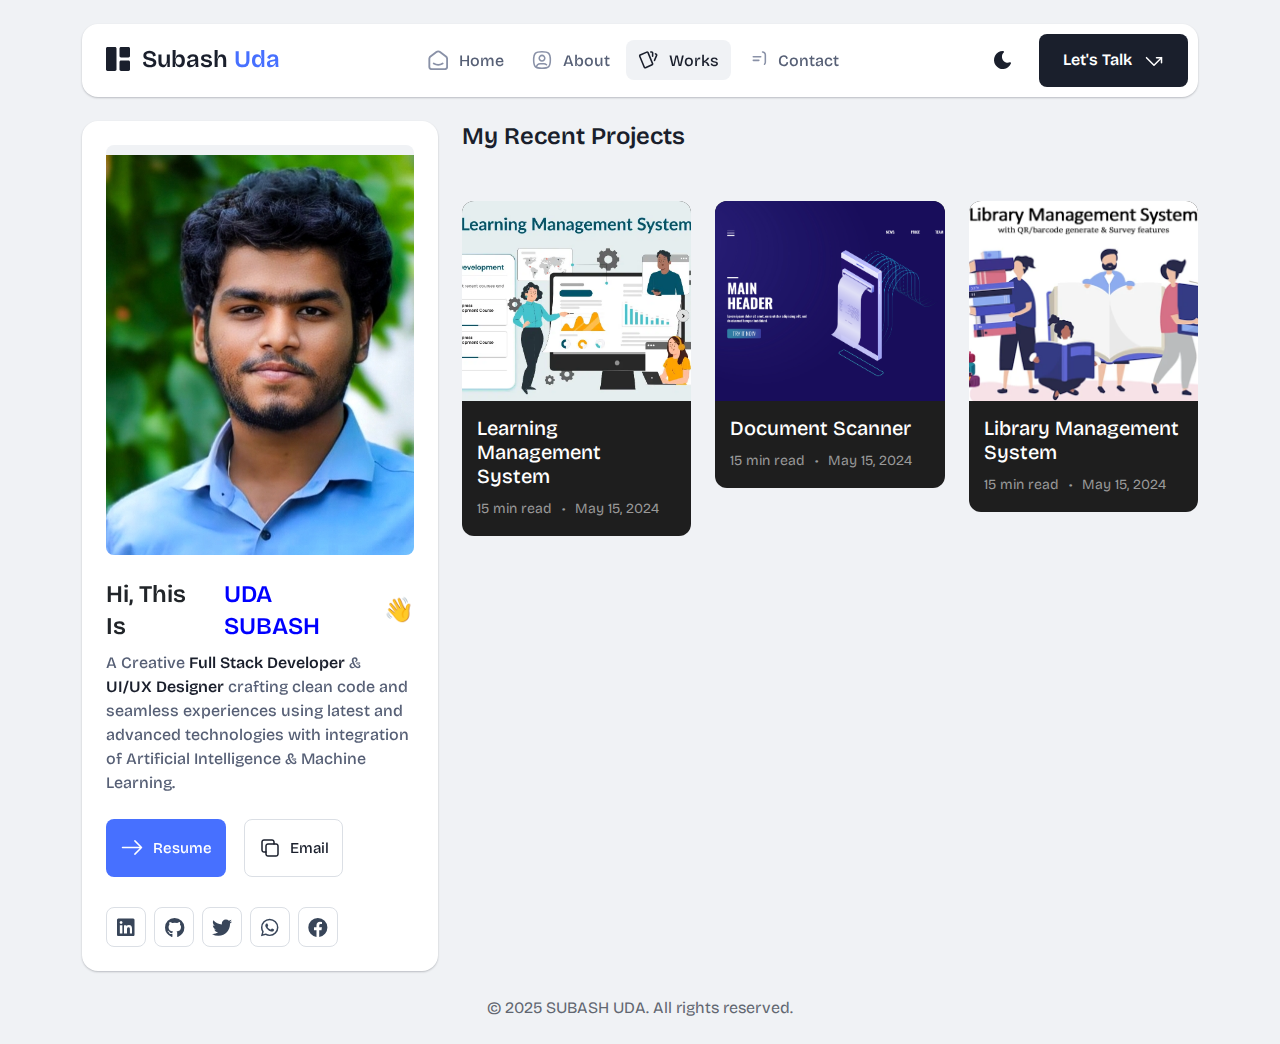
<file: portfolio.html>
<!-- portfolio.html -->
<!DOCTYPE html>
<html lang="en">
<head>
  <meta charset="UTF-8">
  <meta http-equiv="X-UA-Compatible" content="IE=edge">
  <title>Uda Subash - Portfolio</title>
  <meta name="description" content="Portfolio of Uda Subash - Full Stack Developer & UI/UX Designer">
  <meta name="viewport" content="width=device-width, initial-scale=1">

  <link rel="shortcut icon" type="image/x-icon" href="assets/img/favicon.svg">
  <link rel="stylesheet" href="assets/css/bootstrap.min.css">
  <link rel="stylesheet" href="assets/fontawsome/css/all.min.css">
  <link rel="stylesheet" href="assets/fontawsome/css/fontawesome.min.css">
  <link rel="stylesheet" href="assets/css/slick.css">
  <link rel="stylesheet" href="assets/css/magnific-popup.css">
  <link rel="stylesheet" href="assets/css/style.css">
  <link rel="stylesheet" href="assets/css/responsive.css">
</head>

<body>
  <div id="page-content">
    <!-- header part start -->
    <header class="header-area">
      <nav class="navbar">
        <div class="container">
          <div class="menu-container">
            <div class="logo">
              <a class="navbar-brand me-0" href="index.html">
                <svg width="24" height="24" viewBox="0 0 24 24" fill="none" xmlns="http://www.w3.org/2000/svg">
                  <path
                    d="M0 1.5C0 1.10218 0.158035 0.720644 0.43934 0.43934C0.720644 0.158035 1.10218 0 1.5 0L9 0C9.39782 0 9.77936 0.158035 10.0607 0.43934C10.342 0.720644 10.5 1.10218 10.5 1.5V22.5C10.5 22.8978 10.342 23.2794 10.0607 23.5607C9.77936 23.842 9.39782 24 9 24H1.5C1.10218 24 0.720644 23.842 0.43934 23.5607C0.158035 23.2794 0 22.8978 0 22.5V1.5ZM13.5 1.5C13.5 1.10218 13.658 0.720644 13.9393 0.43934C14.2206 0.158035 14.6022 0 15 0L22.5 0C22.8978 0 23.2794 0.158035 23.5607 0.43934C23.842 0.720644 24 1.10218 24 1.5V9C24 9.39782 23.842 9.77936 23.5607 10.0607C23.2794 10.342 22.8978 10.5 22.5 10.5H15C14.6022 10.5 14.2206 10.342 13.9393 10.0607C13.658 9.77936 13.5 9.39782 13.5 9V1.5ZM13.5 15C13.5 14.6022 13.658 14.2206 13.9393 13.9393C14.2206 13.658 14.6022 13.5 15 13.5H22.5C22.8978 13.5 23.2794 13.658 23.5607 13.9393C23.842 14.2206 24 14.6022 24 15V22.5C24 22.8978 23.842 23.2794 23.5607 23.5607C23.2794 23.842 22.8978 24 22.5 24H15C14.6022 24 14.2206 23.842 13.9393 23.5607C13.658 23.2794 13.5 22.8978 13.5 22.5V15Z"
                    class="logo-icon" />
                </svg>
                <span>Subash <span class="primary">Uda</span></span>
              </a>
            </div>
            <div class="navbar-main d-flex flex-grow-1">
              <div class="logo inner-logo d-block d-xl-none">
                <a class="navbar-brand me-0" href="index.html">
                  <svg width="24" height="24" viewBox="0 0 24 24" fill="none" xmlns="http://www.w3.org/2000/svg">
                    <path
                      d="M0 1.5C0 1.10218 0.158035 0.720644 0.43934 0.43934C0.720644 0.158035 1.10218 0 1.5 0L9 0C9.39782 0 9.77936 0.158035 10.0607 0.43934C10.342 0.720644 10.5 1.10218 10.5 1.5V22.5C10.5 22.8978 10.342 23.2794 10.0607 23.5607C9.77936 23.842 9.39782 24 9 24H1.5C1.10218 24 0.720644 23.842 0.43934 23.5607C0.158035 23.2794 0 22.8978 0 22.5V1.5ZM13.5 1.5C13.5 1.10218 13.658 0.720644 13.9393 0.43934C14.2206 0.158035 14.6022 0 15 0L22.5 0C22.8978 0 23.2794 0.158035 23.5607 0.43934C23.842 0.720644 24 1.10218 24 1.5V9C24 9.39782 23.842 9.77936 23.5607 10.0607C23.2794 10.342 22.8978 10.5 22.5 10.5H15C14.6022 10.5 14.2206 10.342 13.9393 10.0607C13.658 9.77936 13.5 9.39782 13.5 9V1.5ZM13.5 15C13.5 14.6022 13.658 14.2206 13.9393 13.9393C14.2206 13.658 14.6022 13.5 15 13.5H22.5C22.8978 13.5 23.2794 13.658 23.5607 13.9393C23.842 14.2206 24 14.6022 24 15V22.5C24 22.8978 23.842 23.2794 23.5607 23.5607C23.2794 23.842 22.8978 24 22.5 24H15C14.6022 24 14.2206 23.842 13.9393 23.5607C13.658 23.2794 13.5 22.8978 13.5 22.5V15Z"
                      class="logo-icon" />
                  </svg>
                  <span>Port<span class="primary">Folio</span></span>
                </a>
              </div>
              <ul class="navbar-info mx-auto">
                <li class="nav-item">
                  <a class="nav-link" href="index.html">  <!-- Removed active class from home -->
                    <svg class="nav-icon" viewBox="0 0 15 15" fill="none" xmlns="http://www.w3.org/2000/svg">
                      <path
                        d="M13.475 4.92481L9.03083 1.46814C8.64082 1.16473 8.1608 1 7.66667 1C7.17254 1 6.69251 1.16473 6.3025 1.46814L1.8575 4.92481C1.59037 5.13254 1.37424 5.39858 1.22563 5.7026C1.07701 6.00662 0.99984 6.34058 1 6.67897V12.679C1 13.121 1.17559 13.5449 1.48816 13.8575C1.80072 14.17 2.22464 14.3456 2.66667 14.3456H12.6667C13.1087 14.3456 13.5326 14.17 13.8452 13.8575C14.1577 13.5449 14.3333 13.121 14.3333 12.679V6.67897C14.3333 5.99314 14.0167 5.34564 13.475 4.92481Z"
                        stroke-width="1.4" stroke-linecap="round" stroke-linejoin="round" />
                      <path d="M10.9753 10.1665C9.13359 11.2773 6.14859 11.2773 4.30859 10.1665" stroke-width="1.4"
                        stroke-linecap="round" stroke-linejoin="round" />
                    </svg>
                    <span>Home</span>
                  </a>
                </li>
                <li class="nav-item">
                  <a class="nav-link" href="about.html">
                    <svg class="nav-icon" viewBox="0 0 18 18" fill="none" xmlns="http://www.w3.org/2000/svg">
                      <path
                        d="M9 9.8335C9.66304 9.8335 10.2989 9.5701 10.7678 9.10126C11.2366 8.63242 11.5 7.99654 11.5 7.3335C11.5 6.67045 11.2366 6.03457 10.7678 5.56573C10.2989 5.09689 9.66304 4.8335 9 4.8335C8.33696 4.8335 7.70107 5.09689 7.23223 5.56573C6.76339 6.03457 6.5 6.67045 6.5 7.3335C6.5 7.99654 6.76339 8.63242 7.23223 9.10126C7.70107 9.5701 8.33696 9.8335 9 9.8335Z"
                        stroke-width="1.4" stroke-linecap="round" stroke-linejoin="round" />
                      <path d="M9 1.5C15 1.5 16.5 3 16.5 9C16.5 15 15 16.5 9 16.5C3 16.5 1.5 15 1.5 9C1.5 3 3 1.5 9 1.5Z"
                        stroke-width="1.4" stroke-linecap="round" stroke-linejoin="round" />
                      <path
                        d="M4 15.7085V15.6668C4 14.7828 4.35119 13.9349 4.97631 13.3098C5.60143 12.6847 6.44928 12.3335 7.33333 12.3335H10.6667C11.5507 12.3335 12.3986 12.6847 13.0237 13.3098C13.6488 13.9349 14 = 14.7828 14 = 15.6668V15.7085"
                        stroke-width="1.4" stroke-linecap="round" stroke-linejoin="round" />
                    </svg>
                    About
                  </a>
                </li>
               
                <li class="nav-item">
                  <a class="nav-link active" href="portfolio.html">
                    <svg class="nav-icon" viewBox="0 0 18 17" fill="none" xmlns="http://www.w3.org/2000/svg">
                      <path
                        d="M2.00326 3.99733L7.95159 1.40649C8.04974 1.36442 8.15533 1.34243 8.26212 1.34181C8.3689 1.34119 8.47473 1.36196 8.57337 1.40289C8.67201 1.44382 8.76145 1.50408 8.83642 1.58013C8.9114 1.65617 8.97039 1.74646 9.00992 1.84566L13.1133 11.764C13.1985 11.9651 13.2014 12.1917 13.1213 12.3949C13.0412 12.5982 12.8845 12.7618 12.6849 12.8507L6.73742 15.4415C6.63922 15.4837 6.53356 15.5058 6.42668 15.5065C6.3198 15.5072 6.21387 15.4864 6.11514 15.4455C6.0164 15.4046 5.92688 15.3442 5.85184 15.2681C5.7768 15.192 5.71778 15.1016 5.67826 15.0023L1.57492 5.08316C1.48963 4.88204 1.48673 4.65546 1.56684 4.45222C1.64696 4.24898 1.80367 4.08616 2.00326 3.99733Z"
                        stroke-width="1.4" stroke-linecap="round" stroke-linejoin="round" />
                      <path
                        d="M11.5 1.3335H12.3333C12.5543 1.3335 12.7663 1.42129 12.9226 1.57757C13.0789 1.73385 13.1667 1.94582 13.1667 2.16683V5.0835"
                        stroke-width="1.4" stroke-linecap="round" stroke-linejoin="round" />
                      <path
                        d="M15.6663 3C15.8863 3.09333 16.0997 3.18083 16.3063 3.2625C16.5098 3.34882 16.6706 3.51241 16.7534 3.71729C16.8362 3.92217 16.8343 4.15155 16.748 4.355L14.833 8.83334"
                        stroke-width="1.4" stroke-linecap="round" stroke-linejoin="round" />
                    </svg>
                    Works
                  </a>
                </li>
                
                <li class="nav-item">
                  <a class="nav-link" href="contact.html">
                    <svg class="nav-icon" viewBox="0 0 18 17" fill="none" xmlns="http://www.w3.org/2000/svg">
                      <path d="M5.66699 5.5H12.3337" stroke-width="1.4" stroke-linecap="round" stroke-linejoin="round" />
                      <path d="M5.66699 8.8335H10.667" stroke-width="1.4" stroke-linecap="round"
                        stroke-linejoin="round" />
                      <path
                        d="M14 1.3335C14.663 1.3335 15.2989 1.59689 15.7678 2.06573C16.2366 2.53457 16.5 3.17045 16.5 3.8335V10.5002C16.5 11.1632 16.2366 11.7991 15.7678 12.2679C15.2989 12.7368 14.663 13.0002 14 = 13.0002H9.83333L5.66667 15.5002V13.0002H4C3.33696 13.0002 2.70107 12.7368 2.23223 12.2679C1.76339 11.7991 1.5 11.1632 1.5 10.5002V3.8335C1.5 3.17045 1.76339 2.53457 2.23223 2.06573C2.70107 1.59689 3.33696 1.3335 4 = 14.Z"
                        stroke-width="1.4" stroke-linecap="round" stroke-linejoin="round" />
                    </svg>
                    Contact
                  </a>
                </li>
              </ul>
              <div class="header-right-info d-flex align-items-center">
                <button class="theme-control-btn">
                  <span class="dark">
                    <svg width="24" height="24" viewBox="0 0 24 24" fill="none" xmlns="http://www.w3.org/2000/svg">
                      <path
                        d="M11.8005 3C10.207 3.0003 8.64356 3.44286 7.27683 4.28049C5.91011 5.11811 4.79139 6.31937 4.04002 7.75612C3.28865 9.19288 2.93281 10.8112 3.01046 12.4386C3.08811 14.0659 3.59633 15.6411 4.48091 16.9963C5.3655 18.3514 6.59326 19.4356 8.03324 20.1333C9.47322 20.8309 11.0714 21.1157 12.6573 20.9574C14.2432 20.7991 15.7573 20.2036 17.0381 19.2344C18.319 18.2652 19.3185 16.9587 19.9301 15.4542C20.2302 14.7162 19.5111 13.9746 18.7875 14.2752C17.5475 14.7888 16.1706 14.8418 14.8963 14.425C13.622 14.0082 12.5308 13.1479 11.8126 11.9937C11.0943 10.8396 10.7943 9.4645 10.9648 8.10764C11.1353 6.75077 11.7655 5.49792 12.7458 4.5669L12.8136 4.4949C13.2986 3.9279 12.913 3.0072 12.1464 3.0072H11.9122L11.8524 3.0018L11.7996 3H11.8005Z"
                        fill="#1A1F2C" />
                    </svg>
                    <small class="theme-text d-block d-xl-none">Change appearance</small>
                  </span>
                  <span class="light">
                    <svg width="24" height="24" viewBox="0 0 24 24" fill="none" xmlns="http://www.w3.org/2000/svg">
                      <path
                        d="M12 19C12.2449 19 12.4813 19.09 12.6644 19.2527C12.8474 19.4155 12.9643 19.6397 12.993 19.883L13 20V21C12.9997 21.2549 12.9021 21.5 12.7272 21.6854C12.5522 21.8707 12.313 21.9822 12.0586 21.9972C11.8042 22.0121 11.5536 21.9293 11.3582 21.7657C11.1627 21.6021 11.0371 21.3701 11.007 21.117L11 21V20C11 19.7348 11.1054 19.4804 11.2929 19.2929C11.4804 19.1054 11.7348 19 12 19Z"
                        fill="#FD7E41" />
                      <path
                        d="M18.3127 16.9099L18.4067 16.9929L19.1067 17.6929C19.2861 17.8729 19.3902 18.1144 19.398 18.3683C19.4057 18.6223 19.3165 18.8697 19.1485 19.0602C18.9804 19.2508 18.7462 19.3702 18.4933 19.3943C18.2403 19.4184 17.9877 19.3454 17.7867 19.1899L17.6927 19.1069L16.9927 18.4069C16.8202 18.2347 16.7165 18.0053 16.7012 17.7619C16.6859 17.5186 16.76 17.278 16.9097 17.0855C17.0593 16.893 17.2741 16.7618 17.5137 16.7166C17.7533 16.6713 18.0012 16.7152 18.2107 16.8399L18.3127 16.9099Z"
                        fill="#FD7E41" />
                      <path
                        d="M7.00747 16.993C7.17965 17.1652 7.28308 17.3943 7.29836 17.6373C7.31364 17.8803 7.23972 18.1206 7.09047 18.313L7.00747 18.407L6.30747 19.107C6.12751 19.2863 5.88604 19.3905 5.63209 19.3982C5.37814 19.406 5.13076 19.3168 4.94019 19.1487C4.74963 18.9807 4.63017 18.7464 4.60607 18.4935C4.58198 18.2406 4.65506 17.988 4.81047 17.787L4.89347 17.693L5.59347 16.993C5.781 16.8055 6.03531 16.7002 6.30047 16.7002C6.56563 16.7002 6.81994 16.8055 7.00747 16.993Z"
                        fill="#FD7E41" />
                      <path
                        d="M3.99987 11C4.25475 11.0003 4.4999 11.0979 4.68524 11.2728C4.87057 11.4478 4.9821 11.687 4.99704 11.9414C5.01198 12.1958 4.92919 12.4464 4.7656 12.6418C4.60201 12.8373 4.36996 12.9629 4.11687 12.993L3.99987 13H2.99987C2.74499 12.9997 2.49984 12.9021 2.3145 12.7272C2.12916 12.5522 2.01763 12.313 2.0027 12.0586C1.98776 11.8042 2.07054 11.5536 2.23413 11.3582C2.39772 11.1627 2.62977 11.0371 2.88287 11.007L2.99987 11H3.99987Z"
                        fill="#FD7E41" />
                      <path
                        d="M20.9999 11C21.2547 11.0003 21.4999 11.0979 21.6852 11.2728C21.8706 11.4478 21.9821 11.687 21.997 11.9414C22.012 12.1958 21.9292 12.4464 21.7656 12.6418C21.602 12.8373 21.37 12.9629 21.1169 12.993L20.9999 13H19.9999C19.745 12.9997 19.4998 12.9021 19.3145 12.7272C19.1292 12.5522 19.0176 12.313 19.0027 12.0586C18.9878 11.8042 19.0705 11.5536 19.2341 11.3582C19.3977 11.1627 19.6298 11.0371 19.8829 11.007L19.9999 11H20.9999Z"
                        fill="#FD7E41" />
                      <path
                        d="M6.21264 4.80985L6.30664 4.89285L7.00664 5.59285C7.18599 5.77281 7.29011 6.01429 7.29787 6.26824C7.30562 6.52219 7.21642 6.76957 7.04839 6.96013C6.88036 7.1507 6.64609 7.27016 6.39316 7.29425C6.14024 7.31834 5.88763 7.24526 5.68664 7.08985L5.59264 7.00685L4.89264 6.30685C4.72073 6.13453 4.61757 5.90543 4.6025 5.66248C4.58744 5.41954 4.6615 5.17945 4.8108 4.98721C4.9601 4.79497 5.1744 4.66378 5.41351 4.61824C5.65262 4.57271 5.90013 4.61594 6.10964 4.73985L6.21264 4.80985Z"
                        fill="#FD7E41" />
                      <path
                        d="M19.1071 4.89288C19.2793 5.06508 19.3827 5.29418 19.398 5.5372C19.4132 5.78023 19.3393 6.02048 19.1901 6.21288L19.1071 6.30688L18.4071 7.00688C18.2271 7.18623 17.9856 7.29036 17.7317 7.29811C17.4777 7.30587 17.2304 7.21667 17.0398 7.04864C16.8492 6.8806 16.7298 6.64633 16.7057 6.39341C16.6816 6.14049 16.7547 5.88788 16.9101 5.68688L16.9931 5.59288L17.6931 4.89288C17.8806 4.70541 18.1349 4.6001 18.4001 4.6001C18.6652 4.6001 18.9196 4.70541 19.1071 4.89288Z"
                        fill="#FD7E41" />
                      <path
                        d="M12 2C12.2449 2.00003 12.4813 2.08996 12.6644 2.25272C12.8474 2.41547 12.9643 2.63975 12.993 2.883L13 3V4C12.9997 4.25488 12.9021 4.50003 12.7272 4.68537C12.5522 4.8707 12.313 4.98223 12.0586 4.99717C11.8042 5.01211 11.5536 4.92933 11.3582 4.76573C11.1627 4.60214 11.0371 4.3701 11.007 4.117L11 4V3C11 2.73478 11.1054 2.48043 11.2929 2.29289C11.4804 2.10536 11.7348 2 12 2Z"
                        fill="#FD7E41" />
                      <path
                        d="M12 7C12.9797 6.99994 13.9378 7.28769 14.7553 7.8275C15.5729 8.36731 16.2138 9.1354 16.5986 10.0364C16.9833 10.9373 17.0949 11.9315 16.9195 12.8953C16.7441 13.8592 16.2893 14.7502 15.6118 15.4579C14.9343 16.1655 14.0638 16.6585 13.1085 16.8756C12.1532 17.0928 11.1552 17.0245 10.2383 16.6793C9.3215 16.334 8.52629 15.7271 7.95146 14.9338C7.37663 14.1405 7.04752 13.1958 7.005 12.217L7 12L7.005 11.783C7.06092 10.4958 7.61161 9.27978 8.54222 8.38866C9.47284 7.49754 10.7115 7.00007 12 7Z"
                        fill="#FD7E41" />
                    </svg>
                    <small class="theme-text d-block d-xl-none">Change appearance</small>
                  </span>
                </button>
                <a href="contact.html" class="lets-talk-btn">
                  Let's Talk
                  <svg class="icon" width="20" height="20" viewBox="0 0 20 20" fill="none"
                    xmlns="http://www.w3.org/2000/svg">
                    <path d="M17.5 11.6665V6.6665H12.5" stroke="white" stroke-width="1.5" stroke-linecap="round"
                      stroke-linejoin="round" />
                    <path d="M17.5 6.6665L10 14.1665L2.5 6.6665" stroke="white" stroke-width="1.5" stroke-linecap="round"
                      stroke-linejoin="round" />
                  </svg>
                </a>
              </div>
            </div>
            <div class="mobile-menu-overlay d-block d-lg-none"></div>
            <div class="mobile-menu-control-bar d-block d-xl-none">
              <button class="mobile-menu-control-bar">
                <i class="fas fa-bars"></i>
              </button>
            </div>
          </div>
        </div>
      </nav>
    </header>
    <!-- header part end -->

    <main>
      <section class="content-box-area mt-4">
        <div class="container">
          <div class="row g-4">
            <!-- Left Column - Profile Card -->
            <div class="col-xl-4">
              <div class="card profile-card">
                <!-- Your profile card content remains unchanged -->
                <div class="card-body">
                  <div class="image text-center">
                    <img src="assets/img/images/2.jpg" alt="profile">
                  </div>
                  <div class="text">
                    <h1 class="card-title">Hi, This Is<span style="color: blue;"> UDA SUBASH</span>👋</h1>
                    <p>A Creative <span>Full Stack Developer</span> & <span>UI/UX Designer</span> crafting clean code and seamless experiences using latest and advanced technologies with integration of Artificial Intelligence & Machine Learning.</p>
                    <div class="common-button-groups" style="display: flex; gap: 10px;">
                      <a class="btn btn-call" href="resume.pdf" target="_blank" download style="display: flex; align-items: center; text-decoration: none;">
                        <svg class="icon" width="25" height="24" viewBox="0 0 25 24" fill="none" xmlns="http://www.w3.org/2000/svg">
                          <path d="M21.5 11.5l-6.614 6.614M21.5 11.5h-19M21.5 11.5l-6.614-6.614" stroke="white" stroke-width="1.5" stroke-linecap="round" stroke-linejoin="round" />
                        </svg>
                        Resume
                      </a>
                      <button class="btn btn-copy" data-clipboard-text="udasubash143@gmail.com" style="display: flex; align-items: center;">
                        <svg class="icon" width="24" height="24" viewBox="0 0 24 24" fill="none" xmlns="http://www.w3.org/2000/svg">
                          <path d="M8 10C8 9.46957 8.21071 8.96086 8.58579 8.58579C8.96086 8.21071 9.46957 8 10 8H18C18.5304 8 19.0391 8.21071 19.4142 8.58579C19.7893 8.96086 20 9.46957 20 10V18C20 18.5304 19.7893 19.0391 19.4142 19.4142C19.0391 19.7893 18.5304 20 18 20H10C9.46957 20 8.96086 19.7893 8.58579 19.4142C8.21071 19.0391 8 18.5304 8 18V10Z" stroke-width="1.5" stroke-linecap="round" stroke-linejoin="round" />
                          <path d="M16 8V6C16 5.46957 15.7893 4.96086 15.4142 4.58579C15.0391 4.21071 14.5304 4 14 4H6C5.46957 4 4.96086 4.21071 4.58579 4.58579C4.21071 4.96086 4 5.46957 4 6V14C4 14.5304 4.21071 15.0391 4.58579 15.4142C4.96086 15.7893 5.46957 16 6 16H8" stroke-width="1.5" stroke-linecap="round" stroke-linejoin="round" />
                        </svg>
                        Email
                      </button>
                    </div>
                    <div class="social-media-icon">
                      <ul class="list-unstyled">
                        <li><a href="https://www.linkedin.com/in/uda-subash/" target="_blank"><i class="fab fa-linkedin"></i></a></li>
                        <li><a href="https://github.com/subbu6149" target="_blank"><i class="fab fa-github"></i></a></li>
                        <li><a href="https://x.com/subbu49_?t=cSp8oQ7o_vDSnu4Ny4CdBA&s=09"><i class="fab fa-twitter"></i></a></li>
                        <li><a href="https://wa.me/qr/HVA34IRLDWHZI1"><i class="fab fa-whatsapp"></i></a></li>
                        <li><a href="https://www.facebook.com/share/1YjeQafwku/"><i class="fab fa-facebook"></i></a></li>
                       
                      </ul>
                    </div>
                  </div>
                </div>
              </div>
            </div>
            
            <!-- Right Column - Projects -->
            <div class="col-xl-8">
              <div class="section-title text-center mb-5">
                <h1 class="card-title">My Recent Projects</h1>
              </div>       
              <div class="row g-4">
                <!-- Project 1 -->
                <div class="col-lg-4">
                  <a href="portfolio-details.html?id=lms" style="text-decoration: none; display: block;">
                    <div class="project-card" style="border-radius: 12px; overflow: hidden; background: #1e1e1e; height: 100%; display: flex; flex-direction: column;">
                      <div class="project-img" style="height: 200px; overflow: hidden;">
<img src="assets/img/projects/lms.webp" alt="Learning Management System" style="width: 100%; height: 100%; object-fit: cover;">
                      </div>
                      <div class="project-content" style="padding: 15px; flex-grow: 1; display: flex; flex-direction: column;">
                        <h3 style="font-size: 20px; color: #fff; margin-bottom: 8px;">Learning Management System</h3>
                        <div style="margin-top: auto; color: #999; display: flex; align-items: center; font-size: 14px;">
                          <span>15 min read</span>
                          <span style="margin: 0 10px;">•</span>
                          <span>May 15, 2024</span>
                        </div>
                      </div>
                    </div>
                  </a>
                </div>

                 <!-- Project 3 -->
                 <div class="col-lg-4">
                  <a href="portfolio-details.html?id=blog" style="text-decoration: none; display: block;">
                    <div class="project-card" style="border-radius: 12px; overflow: hidden; background: #1e1e1e; height: 100%; display: flex; flex-direction: column;">
                      <div class="project-img" style="height: 200px; overflow: hidden;">
                        <img src="assets/img/projects/docscan.jpg" alt="Document Scanner" style="width: 100%; height: 100%; object-fit: cover;">
                      </div>
                      <div class="project-content" style="padding: 15px; flex-grow: 1; display: flex; flex-direction: column;">
                        <h3 style="font-size: 20px; color: #fff; margin-bottom: 8px;">Document Scanner </h3>
                        <div style="margin-top: auto; color: #999; display: flex; align-items: center; font-size: 14px;">
                          <span>15 min read</span>
                          <span style="margin: 0 10px;">•</span>
                          <span>May 15, 2024</span>
                        </div>
                      </div>
                    </div>
                  </a>
                </div>
      
                <!-- Project 2 -->
                <div class="col-lg-4">
                  <a href="portfolio-details.html?id=library" style="text-decoration: none; display: block;">
                    <div class="project-card" style="border-radius: 12px; overflow: hidden; background: #1e1e1e; height: 100%; display: flex; flex-direction: column;">
                      <div class="project-img" style="height: 200px; overflow: hidden;">
                        <img src="assets/img/projects/library.jpg" alt="Library Management System" style="width: 100%; height: 100%; object-fit: cover;">
                      </div>
                      <div class="project-content" style="padding: 15px; flex-grow: 1; display: flex; flex-direction: column;">
                        <h3 style="font-size: 20px; color: #fff; margin-bottom: 8px;">Library Management System</h3>
                        <div style="margin-top: auto; color: #999; display: flex; align-items: center; font-size: 14px;">
                          <span>15 min read</span>
                          <span style="margin: 0 10px;">•</span>
                          <span>May 15, 2024</span>
                        </div>
                      </div>
                    </div>
                  </a>
                </div>
      
               

                


                        </div>
                      </div>
                    </div>
                  </a>
                </div>
              </div>
            </div>
          </div>
        </div>
      </section>
    </main>

    <!-- Footer Section -->
    <footer class="footer-area">
      <div class="container">
        <div class="footer-content text-center">
          <p>&copy; 2025 SUBASH UDA. All rights reserved.</p>
        </div>
      </div>
    </footer>
  </div>

  <!-- JS here -->
  <script src="assets/js/vendor/jquery-3.6.0.min.js"></script>
  <script src="assets/js/bootstrap.bundle.min.js"></script>
  <script src="assets/js/slick.min.js"></script>
  <script src="assets/js/jquery.magnific-popup.min.js"></script>
  <script src="assets/js/clipboard.min.js"></script>
  <script src="assets/js/script.js"></script>
</body>
</html>
</file>
<file: assets/css/responsive.css>
@media (max-width:1399.98px) {
  .common-button-groups .btn {
    padding: 16px 13px;
    font-size: 15px;
  }

  .card-title {
    gap: 15px;
  }

  .background-shapes .threed-shape-1 {
    display: none;
  }

  .background-shapes .threed-shape-2 {
    display: none;
  }

  .work-experiance-card .work-experiance-slider li {
    display: flex !important;
    gap: 5px;
  }

  .work-experiance-card .work-experiance-slider li .date {
    margin-right: 30px;
  }

  .content-box-card .working-with-area .working-with-main {
    gap: 16px;
  }

  .article-publications-item .text .title {
    font-size: 20px;
  }

  .services .services-item {
    height: 100%;
  }

  .content-box-card .frequently-asked-questions .accordion-button {
    font-size: 18px;
    line-height: 1.5em;
  }

  .content-box-card .frequently-asked-questions .accordion-button {
    padding: 20px 24px;
  }

  .content-box-card .frequently-asked-questions .accordion-body p {
    font-size: 16px;
  }

  .portfolio-area .portfolio-item .image {
    padding: 24px;
  }

  .article-details-area .article-details-text .main-title {
    font-size: 24px;
    line-height: 1.3em;
  }

  .article-details-area .article-details-text p {
    font-size: 16px;
  }

  .article-details-area .article-details-text blockquote p {
    font-size: 16px;
  }

  .article-details-area .article-details-text .listed-info li {
    font-size: 16px;
    padding-bottom: 10px;
  }

  .leave-comments-area .comments-box {
    padding: 24px;
  }
}

@media (max-width:1199.98px) {
  .navbar .navbar-main {
    position: fixed;
    top: 0;
    left: -260px;
    width: 260px;
    height: 100%;
    background-color: var(--white);
    z-index: 9999;
    padding: 24px;
    transition: all linear 0.2s;
  }

  .header-area .container .navbar-main {
    flex-direction: column;
    overflow-y: auto;
  }

  .header-area .container .inner-logo {
    width: 100%;
    padding: 0 10px;
  }

  .header-area .container .navbar-info {
    margin: 0;
    margin-top: 26px;
    margin-bottom: 30px;
    width: 100%;
  }

  .header-area .navbar-info .nav-item {
    margin-bottom: 8px;
    display: block;
  }

  .header-area .header-right-info .lets-talk-btn {
    display: block;
    width: 100%;
  }

  .header-right-info {
    display: block !important;
    margin-top: auto;
    width: 100%;
  }

  .header-area .header-right-info .lets-talk-btn {
    margin-left: 0;
    text-align: center;
  }

  .header-area .header-right-info .theme-control-btn span {
    width: 100%;
    justify-content: flex-start;
    height: 40px;
    padding: 0 15px;
  }

  .header-area .header-right-info .theme-control-btn span small {
    font-size: 14px;
    font-weight: 400;
    color: #576076;
    margin-left: 10px;
  }

  .header-area .header-right-info .theme-control-btn {
    background-color: transparent;
    border: 0;
    width: 100%;
    margin-bottom: 12px;
  }

  .mobile-menu-overlay {
    position: fixed;
    top: 0;
    left: 0;
    width: 100%;
    height: 100%;
    background-color: rgba(14, 16, 24, 0.5);
    z-index: 999;
    visibility: hidden;
    opacity: 0;
    transition: all linear 0.2s;
  }

  .header-area .menu-container {
    justify-content: space-between;
    align-items: center;
    padding: 14px 10px 10px 24px;
  }

  .mobile-menu-overlay.show {
    visibility: visible;
    opacity: 1;
  }

  .profile-card .image {
    aspect-ratio: 6 / 4;
  }

  .profile-card .image img {
    object-fit: cover;
    height: 100%;
  }

  .common-button-groups .btn {
    padding: 16px 24px;
    font-size: 16px;
  }

  .expertise-card {
    height: unset;
  }

  .content-box-card .card-body {
    padding: 24px 24px 24px;
  }

  .content-box-card .top-info {
    display: flex;
    flex-direction: column;
  }

  .content-box-card .available-btn span {
    font-size: 16px;
    display: inline-block;
  }

  .content-box-card .available-btn {
    order: 1;
  }

  .content-box-card .top-info .text {
    order: 2;
  }

  .content-box-card .top-info .text {
    max-width: unset;
  }

  .content-box-card .top-info {
    gap: 24px;
  }

  .content-box-card .top-info .main-title {
    font-size: 30px;
    line-height: 1.2em;
  }

  .content-box-card .top-info p {
    font-size: 18px;
    line-height: 1.5em;
  }

  .content-box-card .top-info p b {
    font-size: 18px;
  }

  .content-box-card .main-common-title {
    font-size: 24px;
    line-height: 1.3em;
  }

  .content-box-card .working-with-area .working-with-main {
    gap: 8px;
  }

  .content-box-card .working-with-area .working-with-main .items {
    width: 60px;
    border-radius: 8px;
    height: 60px;
  }

  .content-box-card .working-with-area .working-with-main .items img {
    width: 32px;
    height: 32px;
  }

  .content-box-card .client-feedback-slider .icon {
    top: -65px;
  }

  .content-box-card .counter-area .counter .counter-item .number {
    font-size: 30px;
    line-height: 1.2em;
  }

  .content-box-card .counter-area .circle-area {
    display: none;
  }

  .content-box-card .top-info {
    margin-bottom: 40px;
  }

  .content-box-card .counter-area {
    margin-bottom: 40px;
  }

  .portfolio-area .portfolio-item .text .info .title {
    font-size: 20px;
    line-height: 1.4em;
  }

  .article-details-card {
    padding-top: 24px !important;
  }

  .contact-card .common-button-groups {
    margin-top: 0px;
    order: 2;
  }

  .portfolio-details-area .more-info-block .more-info-title {
    font-size: 24px;
    margin-bottom: 14px;
  }

  .portfolio-details-area .prev-and-next-btn .btn {
    font-size: 20px;
  }
}

@media (max-width:991.98px) {
  .services-item {
    padding: 16px 13px 16px 13px;
  }

  .content-box-card .working-with-area .working-with-main .items {
    width: 57px;
    height: 57px;
  }

  .article-details-area .article-details-text {
    margin-top: 26px;
  }

  .article-details-area .article-details-text .main-title {
    margin-bottom: 24px;
  }

  .article-details-area .article-details-text .tags-and-share {
    margin-bottom: 40px;
  }

  .leave-comments-area {
    margin-top: 40px;
  }

  .portfolio-details-area .prev-and-next-btn {
    column-gap: 16px;
  }
}

@media (max-width:767.98px) {
  .content-box-card .working-with-area .working-with-main .items {
    width: 73px;
    height: 73px;
  }

  .content-box-card .awards-recognitions .awards-item {
    display: block;
  }

  .content-box-card .awards-recognitions .awards-item .award-name {
    display: block;
  }

  .content-box-card .awards-recognitions .awards-item .award-name .icon {
    margin-bottom: 15px;
  }

  .content-box-card .awards-recognitions .awards-item .project-btn {
    text-align: right;
    margin-top: 15px;
  }

  .content-box-card .awards-recognitions .awards-item .winner-tag {
    margin-top: 15px;
  }

  .content-box-card .work-together-slider a {
    font-size: 30px;
    line-height: 1.2em;
  }

  .portfolio-area .portfolio-item .text .info .title {
    font-size: 18px;
  }

  .portfolio-area .portfolio-item .image {
    padding: 14px;
    border-radius: 8px;
  }

  .article-details-area .article-details-text .tags-and-share {
    display: flex;
    justify-content: space-between;
    gap: 20px;
    align-items: flex-start;
    margin-top: 30px;
    margin-bottom: 60px;
    flex-direction: column;
    justify-content: flex-start;
  }

  .portfolio-details-text {
    flex-direction: column;
  }

  .portfolio-details-text .overview {
    margin-top: 20px;
  }

  .portfolio-details-text .short-info {
    max-width: 100%;
  }

  .portfolio-details-area .prev-and-next-btn {
    column-gap: 16px;
  }
}

@media (max-width:575.98px) {
  .common-button-groups .btn.btn-copy {
    margin-top: 8px;
  }

  .work-experiance-card .work-experiance-slider li {
    flex-direction: column;
  }

  .card-title {
    gap: 6px;
    flex-direction: column;
    align-items: flex-start;
  }

  .services-item {
    height: 100%;
  }

  .services-item {
    padding: 10px 10px 14px 10px;
  }

  .content-box-card .counter-area .counter {
    max-width: 100%;
  }

  .content-box-card .counter-area .counter {
    gap: 26px;
    flex-wrap: wrap;
  }

  .content-box-card .client-feedback .feedback-item .feedback-top-info {
    gap: 25px;
  }

  .content-box-card .client-feedback-slider .icon.left {
    right: unset;
    left: 12px;
  }

  .content-box-card .client-feedback-slider .icon.right {
    left: 58px;
  }

  .client-feedback .main-common-title {
    padding-bottom: 56px;
  }

  .content-box-card .article-publications-slider .icon.left {
    right: unset;
    left: 12px;
  }

  .content-box-card .article-publications-slider .icon.right {
    left: 58px;
  }

  .article-publications .main-common-title {
    padding-bottom: 56px;
  }

  .portfolio-area .portfolio-item .text {
    padding: 24px 0;
    gap: 5px;
    flex-direction: column;
    padding-top: 14px;
  }

  .portfolio-area .portfolio-item .text .info .title {
    border-bottom: none;
  }

  .portfolio-details-area .prev-and-next-btn {
    flex-direction: column;
    row-gap: 12px;
  }

  .portfolio-details-area .prev-and-next-btn .btn {
    width: 100%;
    font-size: 18px;
    height: 64px;
  }
}
</file>
<file: assets/css/style.css>
/*
  Theme Name: Bentofolio - Bootstrap Personal Portfolio Template
  Support: marveltheme@gmail.com
  Description: Bentofolio - Bootstrap Personal Portfolio Template
  Version: 1.0
*/

/* CSS Index
============================
01. Variable CSS
02. Common CSS
03. Header
04. Home
05. About
06. Services
07. Portfolio
08. Blog
09. Contact
10. Footer
11. Theme Control
============================
*/

/*=============================
	1. Google Fonts
===============================*/
@import url('https://fonts.googleapis.com/css2?family=Bricolage+Grotesque:opsz,wght@12..96,300;12..96,400;12..96,500;12..96,600;12..96,700&amp;display=swap');

/*=============================
	01. Variable CSS start
===============================*/

:root {
	--font-family: "Bricolage Grotesque", sans-serif;
	--primary: #4770FF;
	--black: #1A1F2C;
	--light-black: #576076;
	--white: #ffffff;
	--dark-theme-bg: #000;
	--dark-theme-black: #0E1018;
	--dark-theme-white: #f0f2f5;
	--dark-theme-light-white: rgba(240, 242, 245, 0.7);
	--paragraph: #616670;
	--background: #F0F2F5;
	--font-size: 16px;
	--font-weight: 400;
	--line-height: 1.6em;
	--transision: all 0.1s ease-out 0s;
	--border: #DBDFE5;
}

/*=============================
	02. Common CSS start
===============================*/

* {
	margin: 0;
	padding: 0;
	outline: none;
	box-sizing: border-box;
}

body {
	font-family: var(--font-family);
	font-weight: var(--font-weight);
	font-size: var(--font-size);
	line-height: var(--line-height);
	color: var(--black);
	overflow-x: hidden;
	background-color: var(--background);
	padding: 24px 0 24px 0;
	min-height: 100vh;
}

h1,
h2,
h3,
h4,
h5,
h6 {
	margin: 0;
	padding: 0;
}

a,
span,
small {
	display: inline-block;
}

a,
button {
	-webkit-transition: all 0.1s ease-out 0s;
	-moz-transition: all 0.1s ease-out 0s;
	-ms-transition: all 0.1s ease-out 0s;
	-o-transition: all 0.1s ease-out 0s;
	transition: all 0.1s ease-out 0s;
	text-decoration: none;
}

a:focus,
.btn:focus,
button:focus {
	text-decoration: none;
	outline: none;
	box-shadow: none;
}


ul,
ol {
	margin: 0;
	padding: 0;
}

p {
	font-size: var(--font-size);
	font-weight: var(--font-weight);
	line-height: var(--line-height);
	color: var(--paragraph);
	margin: 0;
	padding: 0;
}

.uppercase {
	text-transform: uppercase;
}

.capitalize {
	text-transform: capitalize;
}

*::-moz-selection {
	background: var(--primary);
	color: var(--white);
	text-shadow: none;
}

::-moz-selection {
	background: var(--primary);
	color: var(--white);
	text-shadow: none;
}

::selection {
	background: var(--primary);
	color: var(--white);
	text-shadow: none;
}

.mt-24 {
	margin-top: 24px;
}

.mb-24 {
	margin-bottom: 24px;
}

#page-content {
	display: none;
}

/* background shapes start */
.background-shapes .shape-1 {
	position: fixed;
	top: -20%;
	left: -20%;
	z-index: -1;
}

.background-shapes .shape-2 {
	position: fixed;
	bottom: -20%;
	right: -20%;
	z-index: -1;
}

.background-shapes .common-shape {
	animation: rotateAnimation 60s infinite linear;
}

@keyframes rotateAnimation {
	from {
		transform: rotate(0deg);
	}

	to {
		transform: rotate(360deg);
		/* Rotates the element 360 degrees */
	}
}

.background-shapes .threed-shape-1 {
	position: fixed;
	top: 20%;
	left: 10%;
	z-index: -1;
}

.background-shapes .threed-shape-2 {
	position: fixed;
	bottom: 20%;
	right: 9%;
	z-index: -1;
}

/* card title start */
.card-title {
	font-size: 24px;
	font-weight: 600;
	line-height: 1.333em;
	display: flex;
	align-items: center;
	justify-content: space-between;
	gap: 24px;
}

.card-title .link-btn {
	font-size: 16px;
	font-weight: 400;
	color: var(--primary);
	line-height: 1.5em;
	border-bottom: 1px solid var(--border);
}

.card-title .link-btn:hover {
	border-color: var(--primary);
}

.card-title .link-btn .icon {
	stroke: var(--primary);
}

/*=============================
	03. Header CSS Start
===============================*/

.header-area {
	width: 100%;
	z-index: 99;
	position: sticky;
	top: 0;
}

.header-area .menu-container {
	background-color: var(--white);
	box-shadow: 0 1px 2px 0 rgba(26, 31, 44, 0.25);
	border-radius: 16px;
	padding: 10px 10px 10px 24px;
	display: flex;
	width: 100%;
	align-items: center;
	gap: 15px;
}

.header-area .container .navbar-main {
	display: inline-flex;
	gap: 12px;
	align-items: center;
}

.header-area .container .navbar-brand {
	display: inline-flex;
	gap: 12px;
	align-items: center;
}

.header-area .container .navbar-brand .logo-icon {
	fill: var(--black);
}

.header-area .container .navbar-brand span {
	font-size: 24px;
	font-weight: 600;
	line-height: 1em;
	color: var(--black);
}

.header-area .container .navbar-brand span.primary {
	color: var(--primary);
}

.header-area .navbar {
	padding: 0;
}

.header-area .navbar-expand-lg .navbar-info {
	display: block !important;
}

.header-area .navbar-expand-lg .navbar-info .nav-link {
	padding: 0;
}

.header-area .navbar-info .nav-item {
	position: relative;
	display: inline-block;
}

.header-area .navbar-info .nav-link {
	color: var(--light-black);
	font-size: 16px;
	font-weight: 500;
	line-height: 120%;
	display: flex;
	align-items: center;
	padding: 10px 12px !important;
	border-radius: 8px;
}

.header-area .navbar-info .nav-link .nav-icon {
	stroke: #8991A7;
	width: 20px;
	height: 20px;
	margin-right: 11px;
	transition: var(--transision);
}

.header-area .navbar-info .nav-link.active {
	color: var(--black);
	background-color: var(--background);
}

.header-area .navbar-info .nav-link.active .nav-icon {
	stroke: var(--black);
}

.header-area .navbar-info .nav-item:hover .nav-link {
	background-color: var(--background);
}

.header-area .navbar-info .nav-item:hover .nav-link .nav-icon {
	stroke: var(--black);
}

.header-area .header-right-info .theme-control-btn {
	background-color: transparent;
	border: 0;
}

.header-area .header-right-info .theme-control-btn span {
	width: 40px;
	height: 40px;
	border-radius: 5px;
	background-color: transparent;
	display: flex;
	justify-content: center;
	align-items: center;
	transition: var(--transision);
}

.theme-control-btn .light {
	display: none !important;
}

.dark-theme .theme-control-btn .dark {
	display: none !important;
}

.dark-theme .theme-control-btn .light {
	display: flex !important;
}

.header-area .header-right-info .theme-control-btn span:hover {
	background-color: var(--background);
}

.header-area .header-right-info .lets-talk-btn {
	background-color: var(--black);
	border-radius: 8px;
	padding: 16px 24px;
	font-size: 16px;
	font-weight: 600;
	color: var(--white);
	line-height: 1.2em;
	margin-left: 16px;
}

.header-area .header-right-info .lets-talk-btn:hover {
	background-color: var(--primary);
}

.header-area .header-right-info .lets-talk-btn .icon {
	margin-left: 8px;
}

.header-area .mobile-menu-control-bar .mobile-menu-control-bar {
	background-color: transparent;
	border: 0;
	font-size: 22px;
	margin-top: 2px;
	margin-right: 5px;
}

.navbar-main.show {
	left: 0 !important;
}

/*=============================
	04. Home page CSS Start
===============================*/

.home-area {
	margin-top: 24px;
}

.card {
	border: 0;
	background-color: var(--white);
	box-shadow: 0 1px 2px 0 rgba(26, 31, 44, 0.25);
	border-radius: 16px;
	height: 100%;
}

.card-body {
	padding: 24px;
}

.profile-card .image {
	background-color: var(--background);
	border-radius: 8px;
	overflow: hidden;
}

.profile-card .image img {
	margin-top: 10px;
}

.profile-card .text {
	margin-top: 24px;
}

.profile-card .text p {
	margin-top: 8px;
	color: var(--light-black);
	font-size: 16px;
	font-weight: 500;
	line-height: 1.5em;
}

.profile-card .text p span {
	color: var(--black);
	font-weight: 600;
}

.common-button-groups {
	margin-top: 24px;
}

.common-button-groups .btn {
	background-color: var(--primary);
	border-radius: 8px;
	padding: 16px 24px;
	font-size: 16px;
	font-weight: 500;
	color: var(--white);
	line-height: 1.5em;
	margin-right: 8px;
}

.common-button-groups .btn:hover {
	background-color: #2563EB;
}

.common-button-groups .btn .icon {
	margin-right: 8px;
}

.common-button-groups .btn.btn-call:focus {
	color: var(--white);
	border-color: transparent;
}

.common-button-groups .btn.btn-copy {
	border: 1px solid var(--border);
	background-color: transparent;
	color: var(--black);
	position: relative;
}

.common-button-groups .btn.btn-copy .icon {
	stroke: #1A1F2C;
	transition: var(--transision);
}

.common-button-groups .btn.btn-copy::before {
	position: absolute;
	content: "Copied to clipboard";
	background-color: var(--black);
	font-size: 12px;
	font-weight: 600;
	color: var(--white);
	border-radius: 5px;
	padding: 4px 12px;
	line-height: 14px;
	white-space: nowrap;
	top: -28px;
	left: 50%;
	transform: translateX(-50%);
	display: none;
}

.common-button-groups .btn.btn-copy.active::before {
	display: block !important;
}

.common-button-groups .btn.btn-copy:hover {
	background-color: var(--background);
}

.social-media-icon {
	margin-top: 30px;
}

.social-media-icon ul li {
	display: inline-block;
}

.social-media-icon ul li {
	margin-right: 4px;
}

.social-media-icon ul li a {
	color: #384559;
	font-size: 20px;
	width: 40px;
	height: 40px;
	border-radius: 8px;
	border: 1px solid var(--border);
	text-align: center;
	line-height: 40px;
}

.social-media-icon ul li a:hover {
	color: var(--primary);
}

.card-projects .project-item .image {
	background-color: var(--background);
	padding: 24px;
	padding-bottom: 0;
	border-radius: 8px;
	overflow: hidden;
	position: relative;
}

.card-projects .project-item .image img {
	border-radius: 8px;
	border-bottom-right-radius: 0;
	border-bottom-left-radius: 0;
}

.card-projects .project-item .image .info {
	position: absolute;
	bottom: 0;
	left: 0;
	background-image: linear-gradient(rgba(0, 0, 0, 0), rgba(0, 0, 0, 0.2));
	width: 100%;
}

.card-projects .project-item .image .info .category {
	font-size: 12px;
	font-weight: 500;
	color: var(--primary);
	background-color: var(--white);
	border-radius: 4px;
	padding: 4px 8px;
	margin: 16px;
	line-height: 1.333em;
}

.card-projects .project-item .image .full-image-preview {
	position: absolute;
	top: 50%;
	left: 50%;
	transform: translate(-50%);
	z-index: 9;
	width: 40px;
	height: 40px;
	background-color: var(--white);
	border-radius: 50%;
	text-align: center;
	line-height: 38px;
	color: var(--primary);
	filter: drop-shadow(0 12px 12px rgba(26, 31, 44, 0.25));
	margin-top: -10px;
	transition: var(--transision);
	visibility: hidden;
	opacity: 0;
}

.card-projects .project-item .image .full-image-preview .icon {
	width: 22px;
	height: 22px;
}

.card-projects .project-item .image:hover .full-image-preview {
	visibility: visible;
	opacity: 1;
}

.work-experiance-card {
	overflow: hidden;
	height: 299px;
}

.work-experiance-card .work-experiance-main {
	max-height: 220px;
	overflow: hidden;
	display: flex;
	flex-direction: column;
	gap: 16px;
}

.work-experiance-card .work-experiance-slider {
	animation: scrollY 10s linear infinite;
}

@keyframes scrollY {
	0% {
		transform: translateY(0)
	}

	to {
		transform: translateY(calc(-100% - 1rem))
	}
}

.work-experiance-card .work-experiance-main:hover .work-experiance-slider {
	animation-play-state: paused;
}

.work-experiance-card .work-experiance-slider li+li {
	margin-top: 16px;
}

.work-experiance-card .work-experiance-slider li {
	display: flex !important;
	gap: 30px;
}

.animate-scrollY:hover .work-experiance-slider {
	animation-play-state: paused;
}


.work-experiance-card .work-experiance-slider li .date {
	margin-right: 40px;
}

.work-experiance-card .work-experiance-slider li .date p {
	font-size: 14px;
	font-weight: 500;
	color: var(--light-black);
}

.work-experiance-card .work-experiance-slider li .info {
	display: flex;
	align-items: center;
	gap: 12px;
}

.work-experiance-card .work-experiance-slider li .info .icon {
	border-radius: 8px;
	width: 32px;
	height: 32px;
	background-color: var(--background);
	display: flex;
	justify-content: center;
	align-items: center;
}

.work-experiance-card .work-experiance-slider li .info .icon img {
	width: 20px;
}

.work-experiance-card .work-experiance-slider li .info .text .title {
	font-size: 16px;
	font-weight: 600;
	color: var(--black);
	line-height: 1.5em;
}

.work-experiance-card .work-experiance-slider li .info .text .subtitle {
	font-size: 14px;
	font-weight: 400;
	color: var(--light-black);
	line-height: 1.42em;
}

.expertise-card {
	height: 420px;
}

.expertise-card .expertise-item {
	text-align: center;
}

.expertise-card .expertise-item .image {
	background-color: var(--background);
	border-radius: 8px;
	padding: 14px 10px;
	
}

.expertise-card .expertise-item .image img {
	width: 32px;
	height: 32px;
}

.expertise-card .expertise-item .text .title {
	font-size: 16px;
	font-weight: 500;
	color: var(--black);
	line-height: 1.5em;
	margin-top: 8px;
}

.services-item {
	background-color: var(--background);
	padding: 16px 16px 24px 16px;
	border-radius: 16px;
}

.services-item .image {
	background-color: var(--white);
	border-radius: 8px;
	padding: 25px 14px;
}

.services-item .text .title {
	font-size: 16px;
	font-weight: 500;
	color: var(--black);
	line-height: 1.5em;
	margin-top: 16px;
}

.lets-talk-together-card .scrolling-info {
	background-color: var(--background);
	overflow: hidden;
	border-radius: 8px;
	height: 56px;
	margin-bottom: 24px;
	display: flex;
	align-items: center;
	overflow: hidden;
	white-space: nowrap;
}

.lets-talk-together-card .scrolling-info p {
	font-size: 18px !important;
	font-weight: 500 !important;
	color: var(--light-black);
	animation: marquee 10s linear infinite;
	margin-right: 10px;
}

.lets-talk-together-card .scrolling-info .slider-item {
	animation: scrolling 12s linear infinite;
}

@keyframes scrolling {
	0% {
		transform: translateX(35%)
	}

	to {
		transform: translateX(calc(-100% - 1.5rem))
	}
}

.lets-talk-together-card .card-title {
	font-size: 40px;
	font-weight: 600;
	color: var(--black);
	line-height: 1.375em;
	display: block;
}

.lets-talk-together-card .link-btn {
	font-size: 16px;
	font-weight: 500;
	color: var(--primary);
	margin-top: 14px;
	border-bottom: 1px solid var(--border);
}

.lets-talk-together-card .link-btn:hover {
	border-color: var(--primary);
}

.lets-talk-together-card .link-btn .icon {
	stroke: var(--primary) !important;
}

/*=============================
	05. About page CSS Start
===============================*/

.content-box-area .profile-card {
	position: sticky;
	top: 94px;
}

.content-box-area .card {
	height: unset;
}

.content-box-card .card-body {
	padding: 48px 40px 40px;
}

.content-box-card .top-info {
	display: flex;
	gap: 40px;
	justify-content: space-between;
	margin-bottom: 48px;
}

.content-box-card .top-info .text {
	flex-grow: 1;
	max-width: 540px;
	width: 100%;
}

.content-box-card .top-info .main-title {
	font-size: 40px;
	font-weight: 600;
	color: var(--black);
	line-height: 0.9em;
	margin-bottom: 24px;
}

.content-box-card .top-info .main-title span {
	color: var(--primary);
}

.content-box-card .top-info p {
	font-size: 24px;
	font-weight: 400;
	color: var(--light-black);
	line-height: 1.333em;
}

.content-box-card .top-info p b {
	font-size: 24px;
	font-weight: 600;
	color: var(--black);
}

.content-box-card .available-btn {
	flex: 0 0 auto;
}

.content-box-card .available-btn span {
	font-size: 18px;
	font-weight: 500;
	color: var(--primary);
	background-color: var(--background);
	padding: 8px 16px 8px 16px;
	border-radius: 8px;
	line-height: 1.5em;
	display: flex;
	align-items: center;
}

.content-box-card .available-btn span i {
	font-size: 8px;
	margin-right: 12px;
	position: relative;
}

.content-box-card .available-btn span i::after {
	position: absolute;
	top: 50%;
	left: 50%;
	transform: translate(-50%, -50%) scale(0);
	width: 100%;
	height: 100%;
	background-color: rgba(71, 112, 255, 0.3);
	border-radius: 50%;
	content: "";
	animation: live 1s ease-in-out infinite;
}

@keyframes live {
	0% {
		transform: translate(-50%, -50%) scale(1)
	}

	100% {
		transform: translate(-50%, -50%) scale(2.4);
		background-color: transparent
	}
}

.content-box-card .counter-area {
	display: flex;
	gap: 30px;
	justify-content: space-between;
	margin-bottom: 50px;
}

.content-box-card .counter-area .counter {
	display: flex;
	gap: 40px;
	max-width: 461px;
	flex-grow: 1;
}

.content-box-card .counter-area .counter .counter-item .number {
	font-size: 40px;
	font-weight: 600;
	color: var(--black);
	line-height: 0.9em;
}

.content-box-card .counter-area .counter .counter-item .subtitle {
	font-size: 16px;
	font-weight: 400;
	color: var(--light-black);
	line-height: 1.5em;
	margin-top: 8px;
}

.content-box-card .counter-area .circle-area {
	margin-top: -30px;
	margin-right: 18px;
}

.content-box-card .counter-area .circle-text {
	flex: 0 0 auto;
	position: relative;
}

.content-box-card .counter-area .circle-text .circle-image {
	position: absolute;
	top: 50%;
	left: 50%;
	transform: translate(-50%, -50%);
	width: 100px;
	height: 100px;
	animation: spin 10s linear infinite;
}

@keyframes spin {
	to {
		transform: translate(-50%, -50%) rotate(1turn)
	}
}

.content-box-card .counter-area .circle-text .arrow-down {
	width: 70px;
	height: 70px;
	background-color: var(--primary);
	border-radius: 50%;
	display: flex;
	justify-content: center;
	align-items: center;
}

.content-box-card .main-common-title {
	font-size: 30px;
	font-weight: 500;
	color: var(--black);
	line-height: 1.2em;
	margin-bottom: 32px;
}

.content-box-card .working-with-area .working-with-main {
	display: flex;
	gap: 19px;
	flex-wrap: wrap;
}

.content-box-card .working-with-area .working-with-main .items {
	border-radius: 16px;
	background-color: var(--background);
	width: 80px;
	height: 80px;
	display: flex;
	justify-content: center;
	align-items: center;
}

.content-box-card .working-with-area .working-with-main .items img {
	width: 48px;
	height: 48px;
}

.content-box-card .client-feedback {
	margin-top: 50px;
}

.content-box-card .client-feedback .feedback-item {
	margin: 0 12px;
	background-color: var(--background);
	padding: 24px;
	border-radius: 8px;
}

.content-box-card .client-feedback .feedback-item .feedback-top-info {
	display: flex;
	align-items: center;
	gap: 30px;
	justify-content: space-between;
	margin-bottom: 20px;
}

.content-box-card .client-feedback .feedback-item .feedback-top-info .rating i {
	color: #FAAD3D;
	font-size: 14px;
}

.content-box-card .client-feedback .feedback-item .feedback-top-info .website a {
	background-color: var(--white);
	font-size: 14px;
	font-weight: 400;
	line-height: 0.9rem;
	padding: 4px 8px;
	border-radius: 4px;
}

.content-box-card .client-feedback .feedback-item .feedback-top-info .website a:hover {
	background-color: var(--primary);
	color: var(--white);
}

.content-box-card .client-feedback .feedback-item .feedback-top-info .website a .arrow-up {
	stroke: var(--primary);
	margin-left: 5px;
}

.content-box-card .client-feedback .feedback-item .feedback-top-info .website a:hover .arrow-up {
	stroke: var(--white);
}

.content-box-card .client-feedback .feedback-item .details {
	margin-bottom: 30px;
}

.content-box-card .client-feedback .feedback-item .details p {
	font-size: 18px;
	font-weight: 400;
	color: var(--black);
	line-height: 1.5em;
}

.content-box-card .client-feedback .feedback-item .designation p {
	font-size: 16px;
	font-weight: 400;
}

.content-box-card .client-feedback .feedback-item .designation p span {
	font-size: 16px;
	font-weight: 500;
	color: var(--black);
}

.content-box-card .client-feedback-slider .icon {
	width: 36px;
	height: 36px;
	border-radius: 8px;
	border: 1px solid var(--border);
	text-align: center;
	line-height: 36px;
	font-size: 13px;
	color: var(--light-black);
	cursor: pointer;
	position: absolute;
	top: -68px;
	background-color: var(--white);
	z-index: 9;
}

.content-box-card .client-feedback-slider .icon.right {
	right: 13px;
}

.content-box-card .client-feedback-slider .icon.left {
	right: 57px;
}

.content-box-card .client-feedback-slider .icon:hover {
	border-color: var(--primary);
	color: var(--primary);
}

.content-box-card .awards-recognitions {
	margin-top: 50px;
}

.content-box-card .awards-recognitions ul li+li {
	margin-top: 18px;
}

.content-box-card .awards-recognitions .awards-item {
	background-color: var(--background);
	border-radius: 8px;
	border: 1px solid transparent;
	padding: 24px;
	display: flex;
	gap: 20px;
	justify-content: space-between;
	align-items: center;
	transition: var(--transision);
}

.content-box-card .awards-recognitions .awards-item .award-name {
	display: flex;
	align-items: center;
	gap: 24px;
	max-width: 300px;
	width: 100%;
}

.content-box-card .awards-recognitions .awards-item .award-name .icon {
	width: 40px;
	height: 40px;
	background-color: var(--white);
	border-radius: 8px;
	display: flex;
	justify-content: center;
	align-items: center;
	transition: var(--transision);
}

.content-box-card .awards-recognitions .awards-item .award-name .icon img {
	width: 24px;
	height: 24px;
}

.content-box-card .awards-recognitions .awards-item .award-name .text .title {
	font-size: 18px;
	font-weight: 500;
	color: var(--black);
	line-height: 1.2em;
}

.content-box-card .awards-recognitions .awards-item .winner-tag {
	flex: 0 0 auto;
	width: 140px;
}

.content-box-card .awards-recognitions .awards-item .winner-tag .title {
	font-size: 16px;
	font-weight: 500;
	color: var(--black);
	display: flex;
	align-items: center;
	gap: 6px;
}

.content-box-card .awards-recognitions .awards-item .winner-tag .title .icon {
	stroke: var(--black);
	width: 20px;
	height: 20px;
}

.content-box-card .awards-recognitions .awards-item .project-btn {
	flex: 0 0 auto;
}

.content-box-card .awards-recognitions .awards-item .project-btn span {
	background-color: var(--white);
	color: var(--black);
	font-size: 14px;
	font-weight: 400;
	line-height: 0.9rem;
	padding: 8px 12px;
	border-radius: 4px;
	border: 0;
	flex: 0 0 auto;
	transition: var(--transision);
}

.content-box-card .awards-recognitions .awards-item .project-btn span .arrow-up {
	stroke: var(--black);
	margin-left: 4px;
}

.content-box-card .awards-recognitions .awards-item:hover {
	background-color: transparent;
	border-color: var(--border);
}

.content-box-card .awards-recognitions .awards-item:hover .project-btn span {
	background-color: var(--background);
	color: var(--primary);
}

.content-box-card .awards-recognitions .awards-item:hover .project-btn span .arrow-up {
	stroke: var(--primary);
}

.content-box-card .awards-recognitions .awards-item:hover .award-name .icon {
	background-color: var(--background);
}

.content-box-card .article-publications {
	margin-top: 50px;
}

.article-publications-item {
	margin: 0 12px;
}

.article-publications-item .image {
	aspect-ratio: 6/4;
	overflow: hidden;
	border-radius: 8px;
	position: relative;
	margin-bottom: 24px;
}

.article-publications-item .image a {
	height: 100%;
}

.article-publications-item .image img {
	object-fit: cover;
	object-position: center;
	width: 100%;
	height: 100%;
	transition: all 0.5s;
}

.article-publications-item .image:hover img {
	transform: scale(1.07);
}

.article-publications-item .image .tags {
	background-color: var(--white);
	font-size: 12px;
	font-weight: 400;
	line-height: 0.9rem;
	padding: 4px 8px;
	border-radius: 4px;
	position: absolute;
	bottom: 16px;
	left: 16px;
	display: inline-block;
	height: unset;
}

.article-publications-item .image .tags:hover {
	background-color: var(--primary);
	color: var(--white);
}

.article-publications-item .text .title {
	font-size: 24px;
	font-weight: 500;
	line-height: 1.3em;
	color: var(--black);
	margin-bottom: 14px;
}

.article-publications-item .text .title:hover {
	color: var(--primary);
}

.article-publications-item .text ul li {
	display: inline-block;
	font-size: 14px;
	font-weight: 400;
	color: rgba(87, 96, 118, 0.5);
	line-height: 1.4em;
	position: relative;
	padding-left: 15px;
	margin-left: 3px;
	padding-right: 5px;
}

.article-publications-item .text ul li::before {
	position: absolute;
	width: 3px;
	height: 3px;
	background-color: rgba(87, 96, 118, 0.5);
	border-radius: 50%;
	content: "";
	top: 50%;
	left: 0;
	transform: translateY(-50%);
}

.content-box-card .article-publications-slider .icon {
	width: 36px;
	height: 36px;
	border-radius: 8px;
	border: 1px solid var(--border);
	text-align: center;
	line-height: 36px;
	font-size: 13px;
	color: var(--light-black);
	cursor: pointer;
	position: absolute;
	top: -68px;
	background-color: var(--white);
	z-index: 9;
}

.content-box-card .article-publications-slider .icon.right {
	right: 13px;
}

.content-box-card .article-publications-slider .icon.left {
	right: 57px;
}

.content-box-card .article-publications-slider .icon:hover {
	border-color: var(--primary);
	color: var(--primary);
}

.content-box-card .work-together-slider {
	background-color: var(--background);
	border-radius: 8px;
	padding: 24px;
	overflow: hidden;
	margin-top: 50px;
}

.content-box-card .work-together-slider .slider-main .slider-item {
	display: flex;
	white-space: nowrap;
	animation: scroll 10s linear infinite;
	gap: 24px;
	align-items: center;
}

.content-box-card .work-together-slider a {
	display: inline-block;
	font-size: 40px;
	font-weight: 500;
	color: var(--light-black);
	line-height: 0.9em;
	position: relative;
	margin: 0 15px;
}

.content-box-card .work-together-slider a::before {
	position: absolute;
	width: 10px;
	height: 10px;
	background-color: var(--light-black);
	border-radius: 50%;
	content: "";
	top: 50%;
	left: -32px;
	transform: translateY(-50%);
}

.content-box-card .work-together-slider a:hover {
	color: var(--black);
}

.content-box-card .work-together-slider .slider-main:hover .slider-item {
	animation-play-state: paused;
}

@keyframes scroll {
	0% {
		transform: translateX(0)
	}

	to {
		transform: translateX(calc(-100% - 1.5rem))
	}
}

/*=============================
	06. services page CSS STart
===============================*/

.services {
	margin-bottom: 50px;
	margin-top: 60px;
}

.services .block-image {
	margin: 50px 0;
	margin-top: 56px;
	border-radius: 8px;
	aspect-ratio: 16 / 9;
	overflow: hidden;
}

.services .block-image img {
	border-radius: 8px;
	object-fit: cover;
	height: 100%;
}

.content-box-card .frequently-asked-questions {
	margin-top: 50px;
}

.content-box-card .frequently-asked-questions .accordion-button:focus {
	box-shadow: none;
}

.content-box-card .frequently-asked-questions .accordion-item {
	border: 0;
	margin: 16px 0;
	border: 1px solid var(--border);
	border-radius: 8px !important;
}

.content-box-card .frequently-asked-questions .accordion-button {
	font-size: 24px;
	font-weight: 500;
	color: var(--black);
	background-color: transparent;
	background-color: var(--background);
	padding: 24px;
	border-radius: 8px;
}

.content-box-card .frequently-asked-questions .accordion-body {
	padding: 24px;
	padding-top: 0;
}

.content-box-card .frequently-asked-questions .accordion-body p {
	font-size: 18px;
	font-weight: 400;
	line-height: 1.5em;
	color: var(--black);
}

.content-box-card .frequently-asked-questions .accordion-button:hover {
	color: var(--light-black);
}

.content-box-card .frequently-asked-questions .accordion-button:not(.collapsed) {
	background-color: transparent;
	box-shadow: none;
	color: var(--primary);
}

.content-box-card .frequently-asked-questions .accordion-button .icon {
	width: 32px;
	height: 32px;
	background-color: var(--white);
	border-radius: 4px;
	display: flex;
	justify-content: center;
	align-items: center;
}

.content-box-card .frequently-asked-questions .accordion-button:not(.collapsed) .icon {
	background-color: var(--background);
}

.content-box-card .frequently-asked-questions .accordion-button:not(.collapsed) .icon .icon-plus {
	display: none;
}

.content-box-card .frequently-asked-questions .accordion-button:not(.collapsed) .icon .icon-minus {
	display: flex !important;
}

.content-box-card .frequently-asked-questions .accordion-button::after {
	display: none;
}

/*=============================
	07. Portfolio page CSS Start
===============================*/

.portfolio-card .top-info {
	display: block;
}

.portfolio-card .top-info .text {
	max-width: unset;
	width: 100%;
}

.portfolio-card .top-info .text p {
	font-size: 18px;
	font-weight: 400;
	line-height: 1.5em;
}

.portfolio-area .portfolio-item .image {
	padding: 40px;
	padding-bottom: 0;
	background-color: var(--background);
	border-radius: 16px;
	position: relative;
}

.portfolio-area .portfolio-item .image img {
	border-radius: 8px;
	border-bottom-right-radius: 0;
	border-bottom-left-radius: 0;
}

.portfolio-area .portfolio-item .image .full-image-preview {
	position: absolute;
	top: 50%;
	left: 50%;
	transform: translate(-50%);
	z-index: 9;
	width: 40px;
	height: 40px;
	background-color: var(--white);
	border-radius: 50%;
	text-align: center;
	line-height: 38px;
	color: var(--primary);
	filter: drop-shadow(0 12px 12px rgba(26, 31, 44, 0.25));
	margin-top: -10px;
	transition: var(--transision);
	visibility: hidden;
	opacity: 0;
}

.portfolio-area .portfolio-item .image .full-image-preview .icon {
	width: 22px;
	height: 22px;
}

.portfolio-area .portfolio-item .image:hover .full-image-preview {
	visibility: visible;
	opacity: 1;
}

.portfolio-area .portfolio-item .text {
	display: flex;
	gap: 30px;
	justify-content: space-between;
	padding: 24px;
}

.portfolio-area .portfolio-item .text .info .title {
	font-size: 24px;
	font-weight: 500;
	color: var(--black);
	line-height: 1.3em;
	border-bottom: 1px solid transparent;
	margin-bottom: 2px;
}

.portfolio-area .portfolio-item .text .info .title:hover {
	color: var(--primary);
	border-color: var(--primary);
}

.portfolio-area .portfolio-item .text .info .subtitle {
	font-size: 16px;
	font-weight: 400;
	line-height: 1.5em;
	color: var(--light-black);
}

.portfolio-area .portfolio-item .text .visite-btn a {
	font-size: 14px;
	font-weight: 400;
	line-height: 1em;
	color: var(--light-black);
}

.portfolio-area .portfolio-item .text .visite-btn a .arrow-up {
	stroke: var(--light-black);
	margin-left: 2px;
}

.portfolio-area .portfolio-item .text .visite-btn a:hover {
	color: var(--primary);
}

.portfolio-area .portfolio-item .text .visite-btn a:hover .arrow-up {
	stroke: var(--primary);
}

.pagination {
	display: flex;
	justify-content: center;
	margin-top: 40px;
}

.pagination ul {
	display: flex;
	align-items: center;
	gap: 8px;
}

.pagination ul li button {
	width: 36px;
	height: 36px;
	border: 1px solid var(--border);
	border-radius: 8px;
	font-size: 16px;
	font-weight: 400;
	color: var(--light-black);
	background-color: var(--white);
	display: flex;
	justify-content: center;
	align-items: center;
}

.pagination ul li button:hover {
	border-color: var(--primary);
	color: var(--primary);
}

.pagination ul li .next-page-btn {
	position: relative;
}

.pagination ul li .next-page-number {
	position: absolute;
	top: -28px;
	left: 50%;
	transform: translateX(-50%);
	white-space: nowrap;
	background-color: var(--black);
	font-size: 12px;
	font-weight: 600;
	color: var(--white);
	border-radius: 5px;
	padding: 4px 12px;
	line-height: 14px;
	display: none;
}

.pagination ul li .next-page {
	display: none;
}

.pagination ul li button .icon {
	width: 16px;
	height: 16px;
	stroke: var(--light-black);
}

.pagination ul li button:hover .icon {
	stroke: var(--primary);
}

.pagination ul li button:hover .next-page {
	display: block;
}

.pagination ul li button:hover .dots {
	display: none;
}

.pagination ul li button .icon-arrow-right {
	width: 20px;
	height: 20px;
	position: relative;
	top: -2px;
}

.pagination ul li button:hover .next-page-number {
	display: block;
}

.portfolio-details-area .main-image {
	border-radius: 10px;
	overflow: hidden;
}

.portfolio-details-area .main-image img {
	width: 100%;
}

.portfolio-details-text {
	display: flex;
	column-gap: 40px;
	justify-content: space-between;
	margin-top: 32px;
}

.portfolio-details-text .short-info {
	max-width: 242px;
	flex: 0 0 auto;
}

.portfolio-details-text .short-info .info-item+.info-item {
	margin-top: 18px;
}

.portfolio-details-text .short-info .info-item .subtitle {
	font-size: 14px;
	font-weight: 500;
	margin-bottom: 4px;
	color: var(--light-black);
}

.portfolio-details-text .short-info .info-item .website {
	font-size: 16px;
	font-weight: 500;
	color: var(--primary);
}

.portfolio-details-text .short-info .info-item .website .arrow-up {
	stroke: var(--primary);
}

.portfolio-details-text .overview p {
	font-size: 15px;
	font-weight: 400;
	margin-bottom: 18px;
}

.portfolio-details-text .overview p b {
	color: var(--black);
}

.portfolio-details-area .inner-images {
	margin: 16px 0;
	margin-bottom: 22px;
}

.portfolio-details-area .inner-images .image-item {
	border-radius: 8px;
	overflow: hidden;
}

.portfolio-details-area .inner-images .image-item img {
	border-radius: 8px;
}

.portfolio-details-area .more-info-block .more-info-title {
	font-size: 32px;
	font-weight: 500;
	line-height: 1.5em;
	margin-bottom: 20px;
}

.portfolio-details-area .more-info-block p {
	font-size: 15px;
	font-weight: 400;
	margin-bottom: 20px;
}

.portfolio-details-area .more-info-block ul {
	margin-bottom: 20px;
}

.portfolio-details-area .more-info-block ul li {
	font-size: 15px;
	font-weight: 400;
	color: var(--paragraph);
}

.portfolio-details-area .more-info-block ul li b {
	color: var(--black);
}

.portfolio-details-area .more-info-block .more-info-subtitle {
	font-size: 18px;
	font-weight: 500;
	margin-bottom: 8px;
}

.portfolio-details-area .prev-and-next-btn {
	display: flex;
	column-gap: 40px;
	margin-top: 35px;
}

.portfolio-details-area .prev-and-next-btn .btn {
	flex-grow: 1;
	height: 70px;
	border: 1px solid var(--border);
	display: flex;
	justify-content: center;
	align-items: center;
	font-size: 24px;
	font-weight: 500;
	color: var(--black);
	width: 50%;
}

.portfolio-details-area .prev-and-next-btn .btn:hover {
	background-color: var(--primary);
	border-color: var(--primary);
	color: var(--white);
}

/*=============================
	08. Blog page CSS Start
===============================*/

.article-area {
	margin-top: -40px !important;
}

.article-area .article-publications-item {
	margin: 0 !important;
	margin-top: 40px !important;
}

.article-details-area .main-image {
	border-radius: 8px;
	aspect-ratio: 16 / 9;
	overflow: hidden;
}

.article-details-area .main-image img {
	border-radius: 8px;
	object-fit: cover;
	height: 100%;
}

.article-details-card {
	padding-top: 40px !important;
}

.article-details-area .article-tags {
	margin-top: 12px;
}

.article-details-area .article-tags li {
	display: inline-block;
	font-size: 14px;
	font-weight: 400;
	color: rgba(87, 96, 118, 0.5);
	line-height: 1.4em;
	position: relative;
	padding-left: 15px;
	margin-left: 3px;
	padding-right: 5px;
}

.article-details-area .article-tags li::before {
	position: absolute;
	width: 3px;
	height: 3px;
	background-color: rgba(87, 96, 118, 0.5);
	border-radius: 50%;
	content: "";
	top: 50%;
	left: 0;
	transform: translateY(-50%);
}

.article-details-area .article-details-text {
	margin-top: 40px;
}

.article-details-area .article-details-text .main-title {
	font-size: 30px;
	font-weight: 500;
	color: var(--black);
	line-height: 1.2em;
	margin-bottom: 32px;
}

.article-details-area .article-details-text p {
	font-size: 18px;
	font-weight: 400;
	line-height: 1.7em;
	margin-bottom: 25px;
}

.article-details-area .article-details-text blockquote {
	border-left: 4px solid var(--primary);
	padding-left: 20px;
}

.article-details-area .article-details-text blockquote p {
	font-size: 18px;
	font-weight: 500;
	font-style: italic;
	color: var(--black);
}

.article-details-area .article-details-text .inner-title {
	margin-top: 40px;
}

.article-details-area .article-details-text .listed-info {
	margin-left: 7px;
}

.article-details-area .article-details-text .listed-info li {
	font-size: 18px;
	font-weight: 400;
	line-height: 1.7em;
	position: relative;
	padding-left: 28px;
	padding-bottom: 15px;
}

.article-details-area .article-details-text .listed-info li::before {
	position: absolute;
	width: 6px;
	height: 6px;
	background-color: #D1D5DB;
	border-radius: 50%;
	content: "";
	top: 12px;
	left: 0;
}

.article-details-area .article-details-text .tags-and-share {
	display: flex;
	justify-content: space-between;
	gap: 30px;
	align-items: center;
	margin-top: 30px;
	margin-bottom: 60px;
}

.article-details-area .article-details-text .tags-and-share .tags {
	display: flex;
	gap: 22px;
	align-items: center;
}

.article-details-area .article-details-text .tags-and-share .title {
	font-size: 18px;
	font-weight: 500;
	color: var(--black);
	line-height: 1.5em;
}

.article-details-area .article-details-text .tags-and-share .tags ul li {
	display: inline-block;
	margin-right: 4px;
}

.article-details-area .article-details-text .tags-and-share .tags ul li a {
	background-color: var(--white);
	border: 1px solid var(--border);
	font-size: 12px;
	font-weight: 400;
	line-height: 0.9rem;
	padding: 4px 8px;
	color: var(--black);
	border-radius: 4px;
}

.article-details-area .article-details-text .tags-and-share .tags ul li a:hover {
	background-color: var(--primary);
	border: 1px solid var(--primary);
	color: var(--white);
}

.article-details-area .article-details-text .tags-and-share .share {
	display: flex;
	gap: 22px;
	align-items: center;
}

.article-details-area .related-post .article-publications-item {
	margin: 0;
}

.leave-comments-area {
	margin-top: 54px;
}

.leave-comments-area .comments-box {
	background-color: var(--background);
	padding: 50px;
	border-radius: 8px;
}

.leave-comments-area .comments-box .form-label {
	font-size: 14px;
	font-weight: 500;
	line-height: 1.4em;
}

.leave-comments-area .comments-box .form-control {
	border-radius: 8px;
	padding: 16px 24px;
	border: 1px solid var(--border);
	font-size: 16px;
	font-weight: 400;
	color: var(--light-black);
}

.leave-comments-area .comments-box .form-control:focus {
	border-color: var(--light-black);
}

.leave-comments-area .comments-box .submit-btn {
	font-size: 16px;
	font-weight: 500;
	color: var(--white);
	background-color: var(--primary);
	padding: 16px 24px;
	width: 100%;
	border: 0;
	border-radius: 8px;
}

.leave-comments-area .comments-box .submit-btn:hover {
	background-color: #2563EB;
}

.leave-comments-area .comments-box .submit-btn .icon {
	stroke: var(--white);
	margin-left: 4px;
}


/*=============================
	09. Contact page CSS Start
===============================*/

.leave-comments-area .comments-box .form-select {
	border-radius: 8px;
	padding: 16px 24px;
	border: 1px solid var(--border);
}

.leave-comments-area .comments-box .form-select:focus {
	border-color: var(--light-black);
}

.contact-map-area {
	aspect-ratio: 16/9;
	border-radius: 8px;
	overflow: hidden;
	margin-top: 56px;
}

.contact-map-area iframe {
	width: 100% !important;
	height: 100% !important;
}

.ajax-response.error {
	margin-top: 20px;
	color: red;
	font-size: 14px;
	font-weight: 500;
	background-color: rgba(255, 0, 0, 0.1);
	border: 1px solid rgba(255, 0, 0, 0.5);
	border-radius: 8px;
	padding: 10px 20px;
}

.ajax-response.success {
	margin-top: 20px;
	color: green;
	background-color: rgba(0, 128, 0, 0.1);
	border: 1px solid rgba(0, 128, 0, 0.5);
	font-weight: 500;
	font-size: 14px;
	font-weight: 500;
	border-radius: 8px;
	padding: 10px 20px;
}

/*=============================
	10. Footer CSS Start
===============================*/

.footer-area {
	padding-top: 24px;
}

.footer-area .text p {
	font-size: 14px;
	font-weight: 400;
	color: var(--black);
	line-height: 1.257em;
}

.footer-area .text p a {
	color: var(--primary);
}

.footer-area .text p a:hover {
	text-decoration: underline;
}

/*=============================
	11. Theme Control CSS Start
===============================*/

.dark-theme {
	background-color: var(--dark-theme-black);
}

.dark-theme .header-area .menu-container,
.dark-theme .header-area .navbar-info .nav-item:hover .nav-link,
.dark-theme .header-area .navbar-info .nav-item .nav-link.active,
.dark-theme .card {
	background-color: var(--dark-theme-bg);
}

.dark-theme .header-area .container .navbar-brand .logo-icon,
.dark-theme .header-area .container .navbar-brand span,
.dark-theme .header-area .navbar-info .nav-item:hover .nav-link .nav-icon,
.dark-theme .header-area .navbar-info .nav-item .nav-link.active .nav-icon {
	fill: var(--white);
	color: var(--white);
}

.dark-theme .header-area .container .navbar-brand span .primary {
	color: var(--primary);
}

.dark-theme .header-area .navbar-info .nav-item:hover .nav-link,
.dark-theme .header-area .navbar-info .nav-item .nav-link.active {
	color: var(--white);
	background-color: var(--dark-theme-black);
}

.dark-theme .header-area .navbar-info .nav-item:hover .nav-link .nav-icon,
.dark-theme .header-area .navbar-info .nav-item .nav-link.active .nav-icon {
	stroke: var(--white);
	fill: none;
}

.dark-theme .header-area .header-right-info .lets-talk-btn {
	background-color: var(--dark-theme-black);
}

.dark-theme .header-area .header-right-info .lets-talk-btn:hover {
	background-color: var(--primary);
}

.dark-theme .header-area .header-right-info .theme-control-btn span:hover {
	background-color: var(--black);
}

.dark-theme .profile-card .image {
	background-color: var(--dark-theme-black);
}

.dark-theme .card-title {
	color: var(--dark-theme-white);
}

.dark-theme .profile-card .text p {
	color: var(--dark-theme-light-white);
}

.dark-theme .profile-card .text p span {
	color: var(--white);
}

.dark-theme .common-button-groups .btn.btn-copy {
	border: 1px solid var(--black);
	color: var(--dark-theme-light-white);
}

.dark-theme .common-button-groups .btn.btn-copy .icon {
	stroke: var(--dark-theme-light-white);
}

.dark-theme .common-button-groups .btn.btn-copy:hover {
	background-color: #1A1F2C;
	color: var(--white);
}

.dark-theme .common-button-groups .btn.btn-copy:hover .icon {
	stroke: var(--white);
}

.dark-theme .social-media-icon ul li a {
	border: none;
	color: #64748B;
	background-color: var(--dark-theme-black);
}

.dark-theme .services-item {
	background-color: var(--dark-theme-black);
}

.dark-theme .services-item .image {
	background-color: var(--dark-theme-bg);
}

.dark-theme .services-item .text .title {
	color: var(--dark-theme-light-white);
}

.dark-theme .card-title .link-btn {
	border-color: var(--light-black);
}

.dark-theme .card-title .link-btn:hover {
	border-color: var(--primary);
}

.dark-theme .card-projects .project-item .image {
	background-color: var(--dark-theme-black);
}

.dark-theme .lets-talk-together-card .scrolling-info {
	background-color: var(--dark-theme-black);
}

.dark-theme .lets-talk-together-card .link-btn {
	border-color: var(--light-black);
}

.dark-theme .lets-talk-together-card .link-btn:hover {
	border-color: var(--primary);
}

.dark-theme .expertise-card .expertise-item .image {
	background-color: var(--dark-theme-black);
}

.dark-theme .expertise-card .expertise-item .text .title {
	color: var(--dark-theme-light-white);
}

.dark-theme .social-media-icon ul li a:hover {
	color: var(--primary);
}

.dark-theme .work-experiance-card .work-experiance-slider li .date p {
	color: var(--dark-theme-light-white);
}

.dark-theme .work-experiance-card .work-experiance-slider li .info .text .title {
	color: var(--dark-theme-light-white);
}

.dark-theme .footer-area .text p {
	color: var(--dark-theme-light-white);
}

.dark-theme .common-button-groups .btn.btn-copy::before {
	background-color: #334155;
}

.dark-theme .work-experiance-card .work-experiance-slider li .info .icon {
	background-color: var(--dark-theme-black);
}

.dark-theme .content-box-card .counter-area .circle-text .circle-image {
	display: none;
}

.dark-theme .content-box-card .counter-area .circle-text .circle-image.circle-image-light {
	display: block !important;
}

.dark-theme .content-box-card .available-btn span {
	background-color: var(--dark-theme-black);
}

.dark-theme .content-box-card .top-info .main-title {
	color: var(--dark-theme-white);
}

.dark-theme .content-box-card .top-info p {
	color: var(--dark-theme-light-white);
}

.dark-theme .content-box-card .top-info p {
	color: var(--dark-theme-light-white);
}

.dark-theme .content-box-card .top-info p b {
	color: var(--white);
}

.dark-theme .content-box-card .counter-area .counter .counter-item .number {
	color: var(--dark-theme-white);
}

.dark-theme .content-box-card .main-common-title {
	color: var(--dark-theme-white);
}

.dark-theme .content-box-card .working-with-area .working-with-main .items {
	background-color: var(--dark-theme-black);
}

.dark-theme .content-box-card .client-feedback .feedback-item {
	background-color: var(--dark-theme-black);
}

.dark-theme .content-box-card .client-feedback .feedback-item .top-info .website a {
	background-color: #000;
}

.dark-theme .content-box-card .client-feedback-slider .icon {
	border-color: var(--black);
	color: var(--light-black);
	background-color: #000;
}

.dark-theme .content-box-card .client-feedback-slider .icon:hover {
	border-color: var(--primary);
	color: var(--primary);
}

.dark-theme .content-box-card .client-feedback .feedback-item .details p {
	color: var(--dark-theme-white);
}

.dark-theme .content-box-card .client-feedback .feedback-item .designation p span {
	color: var(--dark-theme-white);
}

.dark-theme .content-box-card .awards-recognitions .awards-item {
	background-color: var(--dark-theme-black);
}

.dark-theme .content-box-card .awards-recognitions .awards-item:hover {
	background-color: #000;
	border-color: var(--primary);
}

.dark-theme .content-box-card .awards-recognitions .awards-item .award-name .icon {
	background-color: #000;
}

.dark-theme .content-box-card .awards-recognitions .awards-item:hover .icon {
	background-color: var(--dark-theme-black);
}

.dark-theme .content-box-card .awards-recognitions .awards-item .project-btn span {
	background-color: #000;
	color: rgba(240, 242, 245, .7);
}

.dark-theme .content-box-card .awards-recognitions .awards-item .project-btn span .arrow-up {
	stroke: rgba(240, 242, 245, .7);
}

.dark-theme .content-box-card .awards-recognitions .awards-item:hover .project-btn span {
	background-color: var(--dark-theme-black);
	color: var(--primary);
}

.dark-theme .content-box-card .awards-recognitions .awards-item:hover .project-btn span .arrow-up {
	stroke: var(--primary);
}

.dark-theme .content-box-card .awards-recognitions .awards-item .award-name .text .title {
	color: var(--dark-theme-white);
}

.dark-theme .content-box-card .awards-recognitions .awards-item .winner-tag .title {
	color: var(--dark-theme-white);
}

.dark-theme .content-box-card .awards-recognitions .awards-item .winner-tag .title .icon {
	stroke: var(--dark-theme-white);
}

.dark-theme .content-box-card .article-publications-slider .icon {
	border-color: var(--black);
	color: var(--light-black);
	background-color: #000;
}

.dark-theme .content-box-card .article-publications-slider .icon:hover {
	border-color: var(--primary);
	color: var(--primary);
}

.dark-theme .article-publications-item .text .title {
	color: var(--dark-theme-light-white);
}

.dark-theme .article-publications-item .text .title:hover {
	color: var(--primary);
}

.dark-theme .article-publications-item .text ul li {
	color: var(--light-black);
}

.dark-theme .article-publications-item .text ul li::before {
	background-color: var(--light-black);
}

.dark-theme .content-box-card .work-together-slider {
	background-color: var(--dark-theme-black);
}

.dark-theme .content-box-card .work-together-slider a:hover {
	color: var(--white)
}

.dark-theme .content-box-card .available-btn span i::after {
	background-color: rgba(255, 255, 255, 0.3);
}

.dark-theme .content-box-card .frequently-asked-questions .accordion-button {
	color: var(--dark-theme-light-white);
	background-color: var(--dark-theme-black);
}

.dark-theme .content-box-card .frequently-asked-questions .accordion-button:hover {
	color: var(--dark-theme-white)
}

.dark-theme .content-box-card .frequently-asked-questions .accordion-button .icon {
	background-color: #000;
}

.dark-theme .content-box-card .frequently-asked-questions .accordion-item {
	border: 1px solid var(--dark-theme-black);
}

.dark-theme .content-box-card .frequently-asked-questions .accordion-item {
	background-color: #000;
}

.dark-theme .content-box-card .frequently-asked-questions .accordion-button:not(.collapsed) {
	background-color: transparent;
	color: var(--primary);
}

.dark-theme .content-box-card .frequently-asked-questions .accordion-button:not(.collapsed) .icon {
	background-color: var(--dark-theme-black);
}

.dark-theme .content-box-card .frequently-asked-questions .accordion-body p {
	color: var(--dark-theme-white);
}

.dark-theme .portfolio-area .portfolio-item .image {
	background-color: var(--dark-theme-black);
}

.dark-theme .portfolio-area .portfolio-item .text .info .title {
	color: var(--dark-theme-light-white);
}

.dark-theme .portfolio-area .portfolio-item .text .info .title:hover {
	color: var(--primary);
}

.dark-theme .portfolio-area .portfolio-item .text .visite-btn a {
	color: var(--dark-theme-light-white);
}

.dark-theme .portfolio-area .portfolio-item .text .visite-btn a:hover {
	color: var(--primary);
}

.dark-theme .pagination ul li button {
	border-color: var(--black);
	color: var(--light-black);
	background-color: #000;
}

.dark-theme .pagination ul li button:hover {
	border-color: var(--primary);
	color: var(--primary);
}

.dark-theme .pagination ul li .next-page-number {
	background-color: #334155;
}

.dark-theme .leave-comments-area .comments-box {
	background-color: var(--dark-theme-black);
}

.dark-theme .leave-comments-area .comments-box .form-label {
	color: var(--dark-theme-white);
}

.dark-theme .leave-comments-area .comments-box .form-control::placeholder {
	color: var(--dark-theme-light-white);
}

.dark-theme .leave-comments-area .comments-box .form-control {
	background-color: #000;
	border-color: var(--black);
	color: var(--white);
}

.dark-theme .leave-comments-area .comments-box .form-select {
	background-color: #000;
	border-color: var(--black);
	color: var(--dark-theme-light-white);
}

.dark-theme .navbar .navbar-main {
	background-color: #000;
}

.dark-theme .header-area .mobile-menu-control-bar .mobile-menu-control-bar {
	color: var(--dark-theme-light-white);
}

.dark-theme .article-details-area .article-tags li {
	color: var(--light-black);
}

.dark-theme .article-details-area .article-tags li::before {
	background-color: var(--light-black);
}

.dark-theme .article-details-area .article-details-text .main-title {
	color: var(--white);
}

.dark-theme .article-details-area .article-details-text p {
	color: #d1d5db;
}

.dark-theme .article-details-area .article-details-text blockquote {
	color: #f3f4f6;
}

.dark-theme .article-details-area .article-details-text .listed-info li {
	color: #d1d5db;
}

.dark-theme .article-details-area .article-details-text .listed-info li::before {
	background-color: #4B5563;
}

.dark-theme .article-details-area .article-details-text .tags-and-share .title {
	color: var(--dark-theme-white);
}

.dark-theme .article-details-area .article-details-text .tags-and-share .tags ul li a {
	background-color: var(--dark-theme-black);
	border: 1px solid var(--dark-theme-black);
	color: var(--dark-theme-light-white);
}

.dark-theme .article-details-area .article-details-text .tags-and-share .tags ul li a:hover {
	background-color: var(--primary);
	border: 1px solid var(--primary);
	color: var(--white);
}

.dark-theme .portfolio-details-text .overview p {
	color: var(--dark-theme-light-white);
}

.dark-theme .portfolio-details-text .overview p b {
	color: var(--dark-theme-white);
}

.dark-theme .portfolio-details-area .more-info-block p {
	color: var(--dark-theme-light-white);
}

.dark-theme .portfolio-details-area .more-info-block .more-info-title {
	color: var(--dark-theme-white);
}

.dark-theme .portfolio-details-area .more-info-block .more-info-subtitle {
	color: var(--dark-theme-white);
}

.dark-theme .portfolio-details-area .more-info-block ul li {
	color: var(--dark-theme-light-white);
}

.dark-theme .portfolio-details-area .more-info-block ul li b {
	color: var(--dark-theme-white);
}

.dark-theme .portfolio-details-area .prev-and-next-btn .btn {
	background-color: var(--dark-theme-black);
	border: 1px solid var(--black);
	color: var(--light-black);
}

.dark-theme .portfolio-details-area .prev-and-next-btn .btn:hover {
	background-color: var(--primary);
	color: var(--white);
}
</file>
